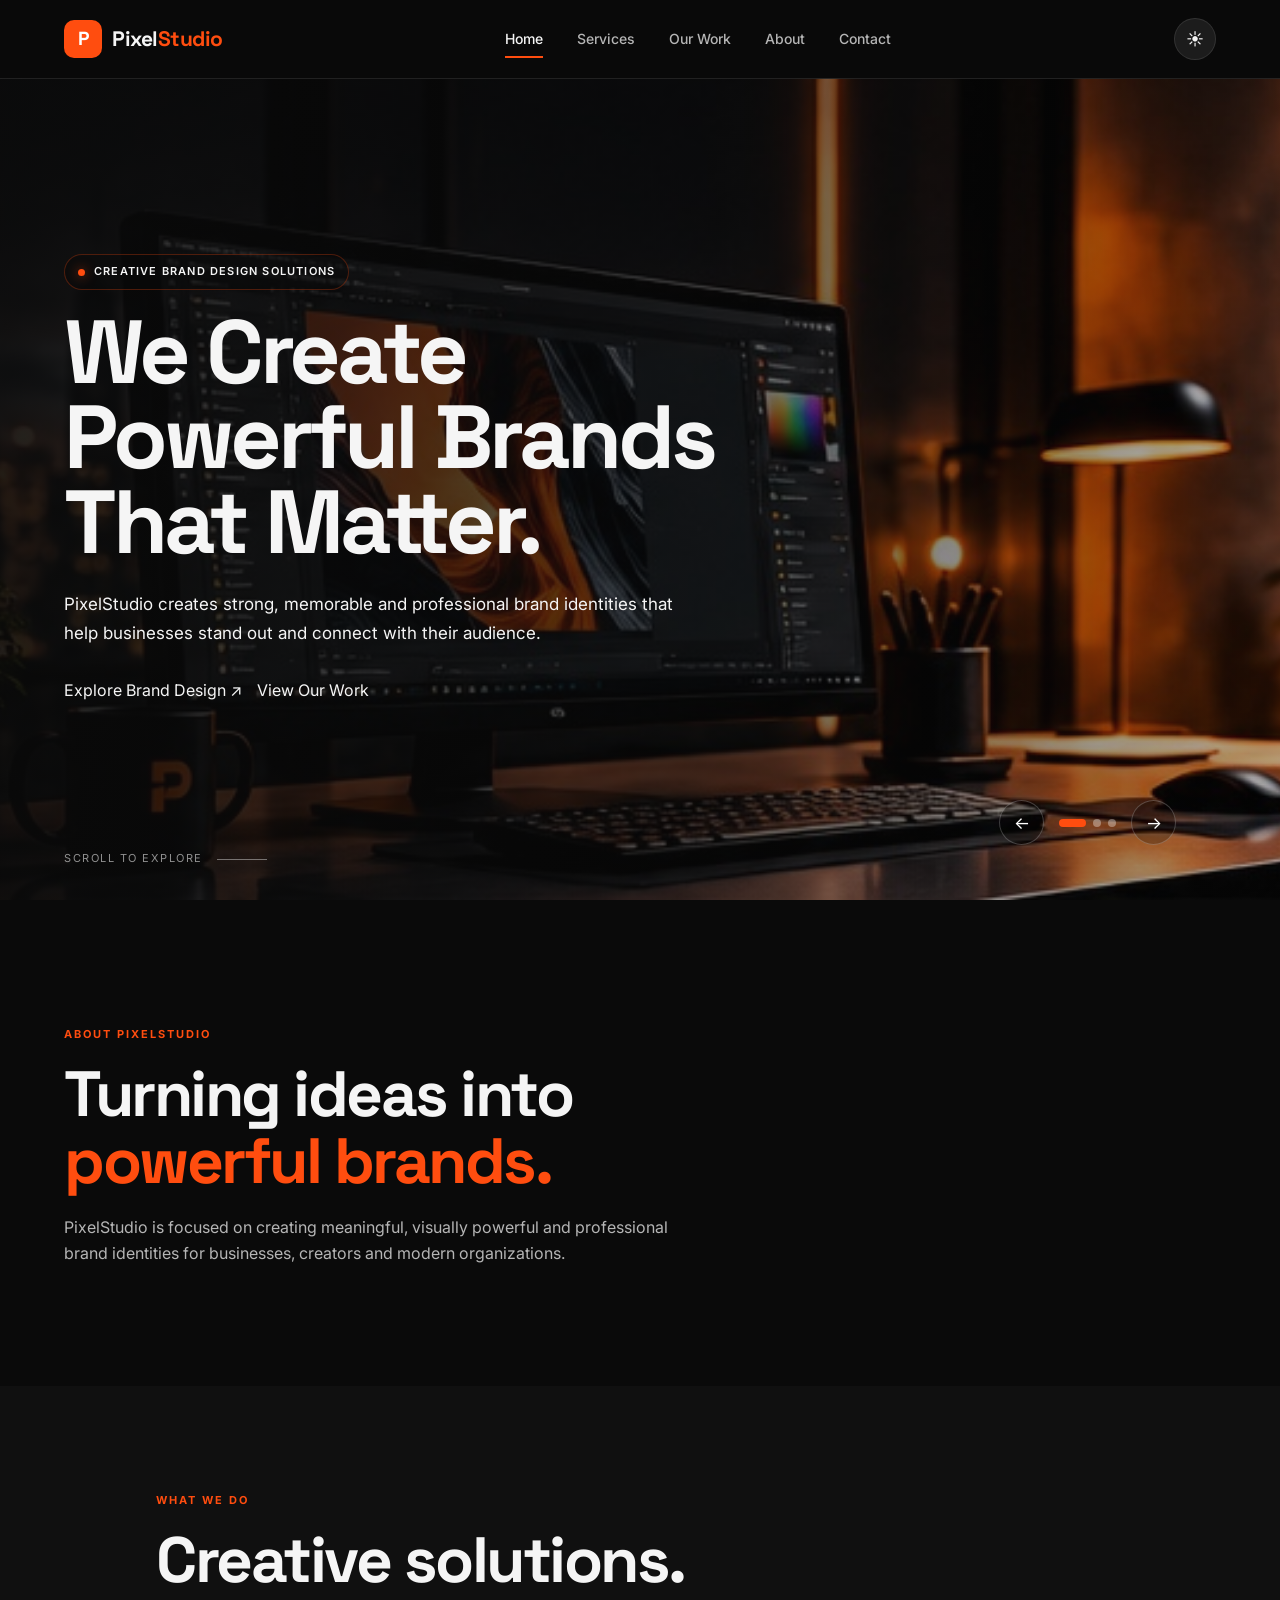
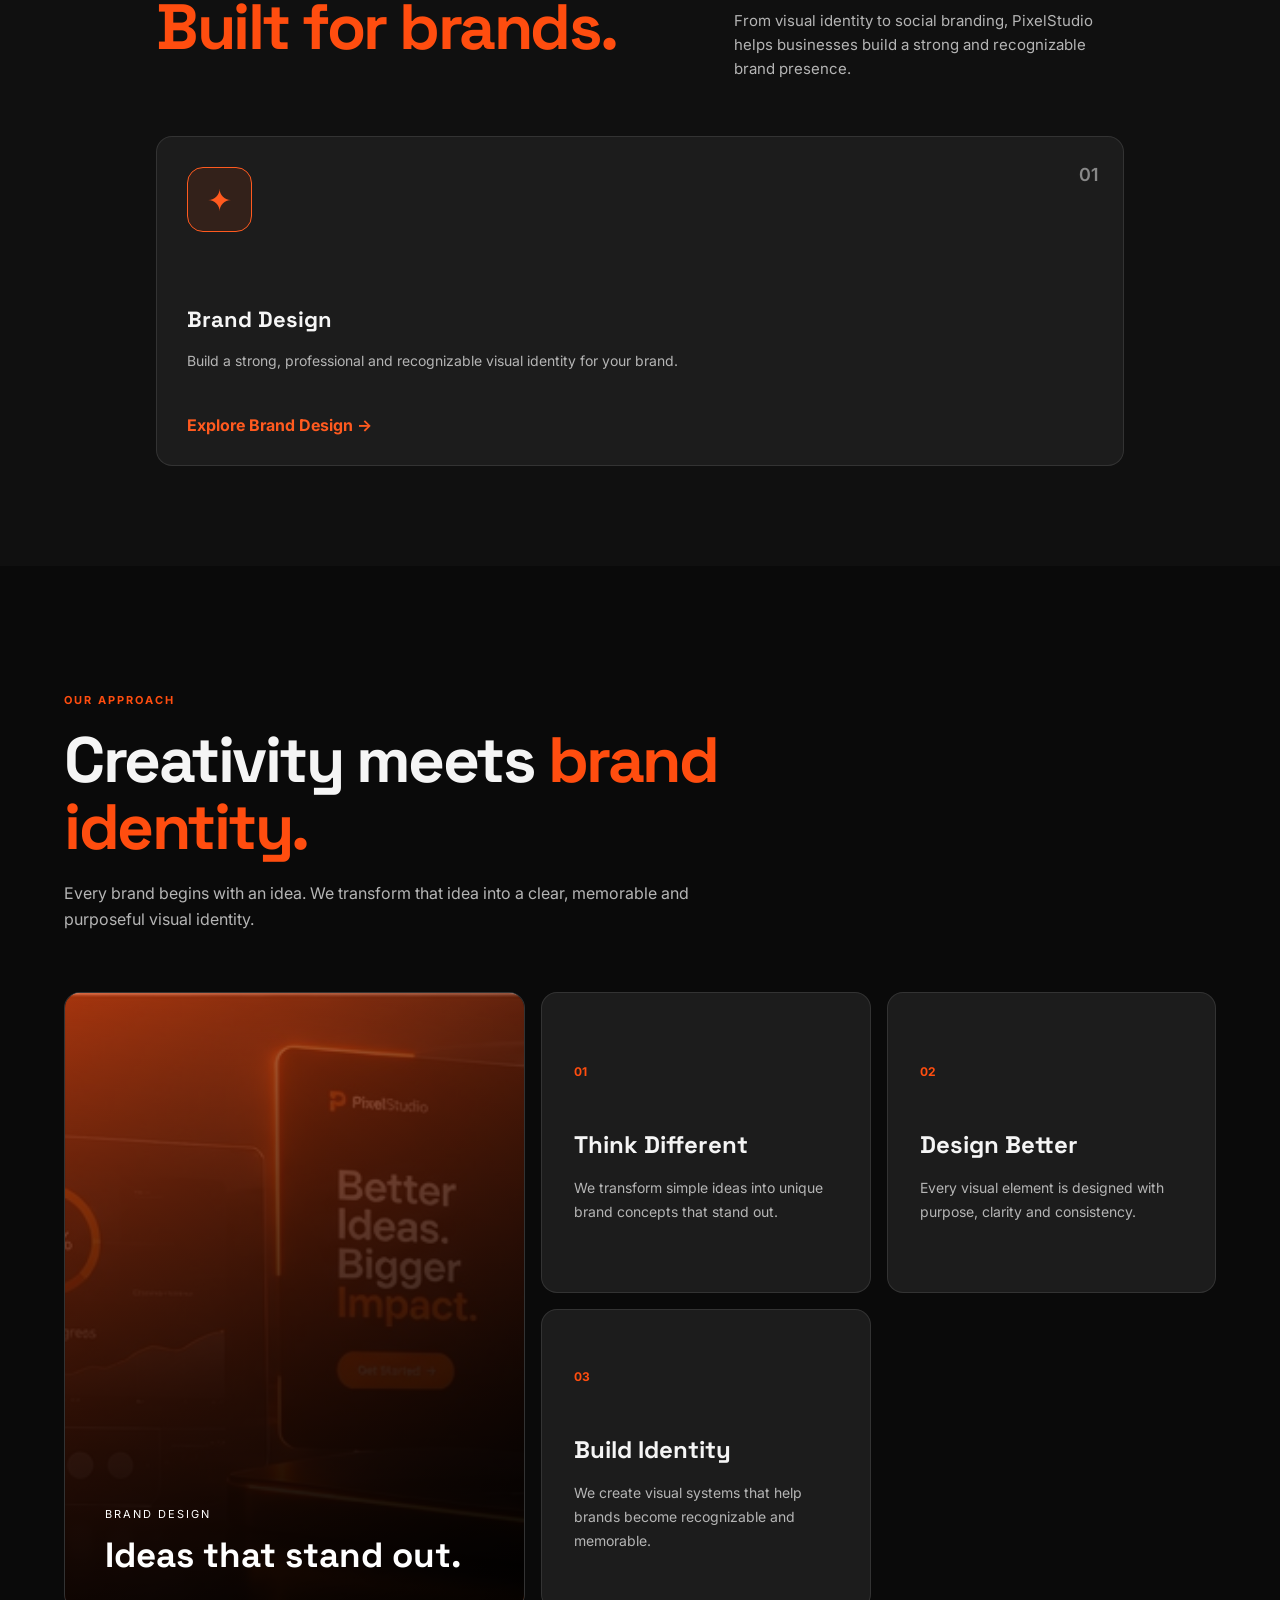
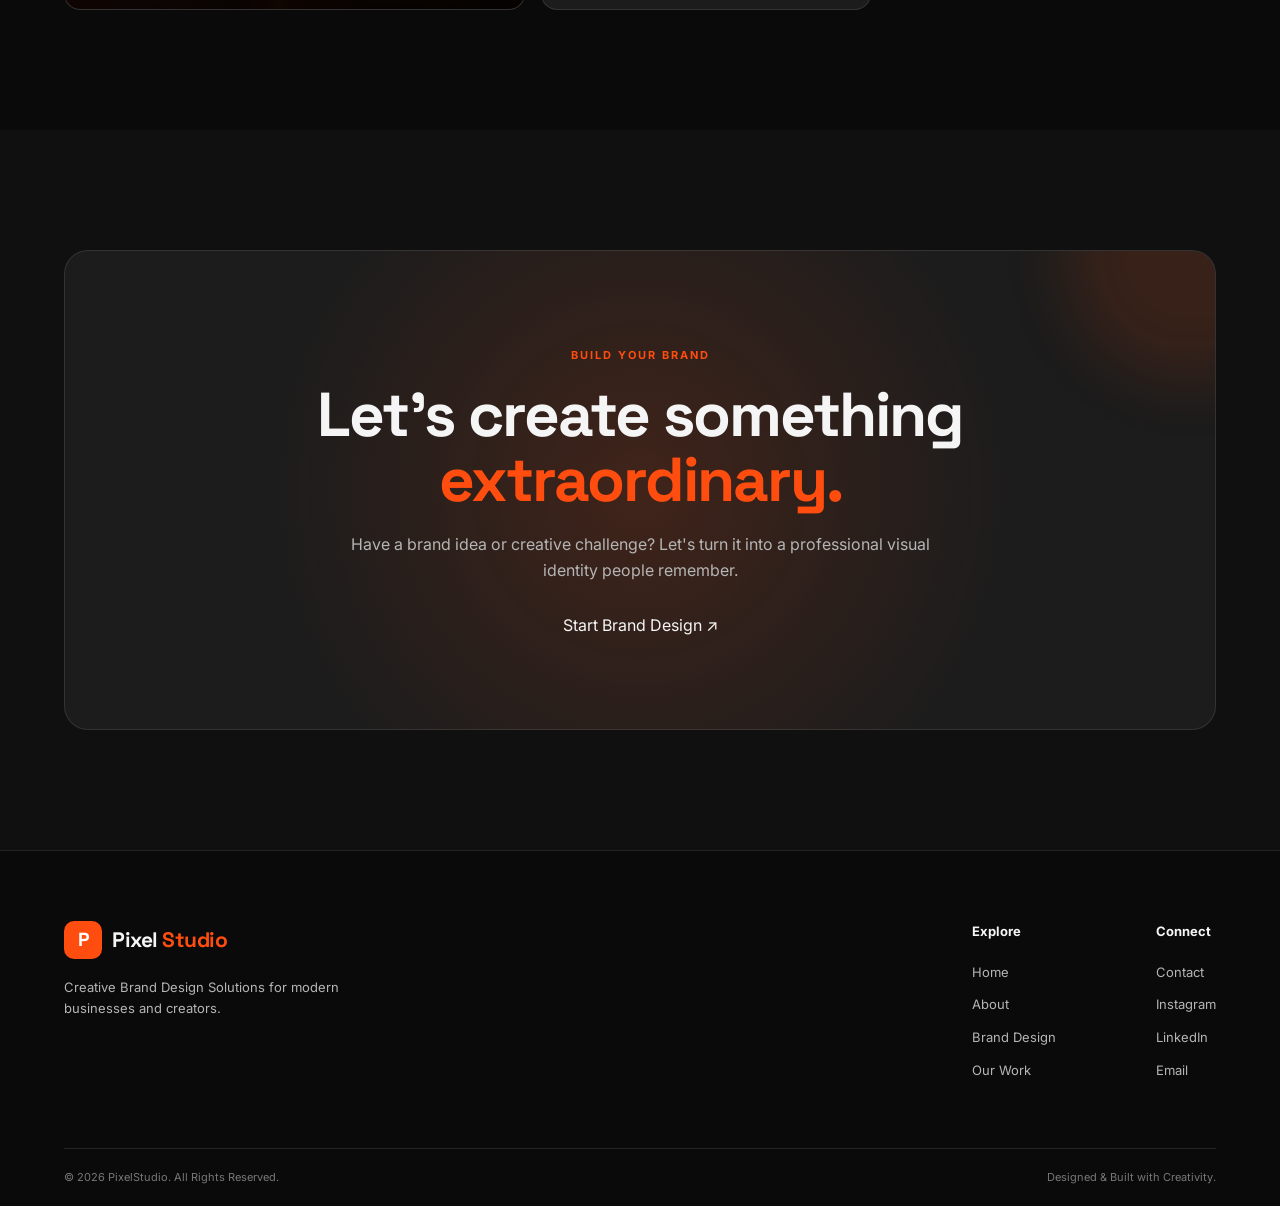
<file: index.html>
<!DOCTYPE html>
<html lang="en">

<head>
    <meta charset="UTF-8">
    <meta name="viewport" content="width=device-width, initial-scale=1.0">

    <title>PixelStudio – Creative Digital Agency</title>

    <meta name="description"
        content="PixelStudio creates strong, recognizable and professional brand identities for modern businesses and creators.">

    <link rel="icon" type="image/png" href="assets/images/favicon.png">

    <!-- Google Font -->
    <link rel="preconnect" href="https://fonts.googleapis.com">
    <link rel="preconnect" href="https://fonts.gstatic.com" crossorigin>

    <link
        href="https://fonts.googleapis.com/css2?family=Inter:wght@400;500;600;700;800&family=Space+Grotesk:wght@400;500;600;700&display=swap"
        rel="stylesheet">

    <!-- Hero Images -->
    <link rel="preload" as="image" href="assets/images/hero-1.jpg">
    <link rel="preload" as="image" href="assets/images/hero-2.jpg">
    <link rel="preload" as="image" href="assets/images/hero-3.jpg">

    <!-- Main CSS -->
    <link rel="stylesheet" href="css/style.css">
</head>

<body>

    <!-- =========================
         HEADER / NAVBAR
    ========================== -->

    <header class="header" id="header">

        <div class="container nav-container">

            <!-- Logo -->
            <a href="index.html" class="logo">

                <span class="logo-mark">
                    P
                </span>

                <span class="logo-text">
                    Pixel<span>Studio</span>
                </span>

            </a>


            <!-- Navigation -->
            <nav class="navbar" id="navbar">

                <a href="index.html" class="nav-link active">
                    Home
                </a>

                <a href="#services" class="nav-link">
                    Services
                </a>

                <a href="#work" class="nav-link">
                    Our Work
                </a>

                <a href="about.html" class="nav-link">
                    About
                </a>

                <a href="contact.html" class="nav-link">
                    Contact
                </a>

            </nav>


            <!-- Header Actions -->
            <div class="nav-actions">

                <!-- Theme Toggle -->
                <button
                    class="theme-toggle"
                    id="themeToggle"
                    aria-label="Toggle dark and light mode">

                    <span
                        class="theme-icon"
                        id="themeIcon">
                        ☀
                    </span>

                </button>


                <!-- Mobile Menu -->
                <button
                    class="menu-toggle"
                    id="menuToggle"
                    aria-label="Open navigation menu">

                    <span></span>
                    <span></span>
                    <span></span>

                </button>

            </div>

        </div>

    </header>


    <!-- =========================
         HERO SECTION
    ========================== -->

    <main>

        <section
            class="hero"
            id="home">

            <!-- Hero Background Slides -->

            <div class="hero-slides">

                <div
                    class="hero-slide active"
                    style="background-image: url('assets/images/hero-1.jpg');">
                </div>

                <div
                    class="hero-slide"
                    style="background-image: url('assets/images/hero-2.jpg');">
                </div>

                <div
                    class="hero-slide"
                    style="background-image: url('assets/images/hero-3.jpg');">
                </div>

            </div>


            <!-- Dark Overlay -->

            <div class="hero-overlay"></div>


            <!-- Hero Content -->

            <div class="container hero-container">

                <div class="hero-content">

                    <div class="hero-badge">

                        <span class="badge-dot"></span>

                        Creative Brand Design Solutions

                    </div>


                    <h1 class="hero-title">

                        We Create
                        <span>Powerful Brands</span>
                        That Matter.

                    </h1>


                    <p class="hero-description">

                        PixelStudio creates strong, memorable and
                        professional brand identities that help businesses
                        stand out and connect with their audience.

                    </p>


                    <!-- Hero Buttons -->

                    <div class="hero-buttons">

                        <a
                            href="brand-design.html"
                            class="btn btn-primary">

                            Explore Brand Design

                            <span>
                                ↗
                            </span>

                        </a>


                        <a
                            href="#work"
                            class="btn btn-secondary">

                            View Our Work

                        </a>

                    </div>

                </div>


                <!-- Hero Slider Controls -->

                <div class="hero-controls">

                    <button
                        class="slider-btn"
                        id="prevSlide"
                        aria-label="Previous slide">

                        ←

                    </button>


                    <div
                        class="slider-dots"
                        id="sliderDots">

                        <button
                            class="slider-dot active"
                            data-slide="0">
                        </button>

                        <button
                            class="slider-dot"
                            data-slide="1">
                        </button>

                        <button
                            class="slider-dot"
                            data-slide="2">
                        </button>

                    </div>


                    <button
                        class="slider-btn"
                        id="nextSlide"
                        aria-label="Next slide">

                        →

                    </button>

                </div>

            </div>


            <!-- Scroll Indicator -->

            <div class="scroll-indicator">

                <span>
                    Scroll to explore
                </span>

                <div class="scroll-line"></div>

            </div>

        </section>


        <!-- =========================
             INTRO SECTION
        ========================== -->

        <section class="intro section">

            <div class="container">

                <div class="section-header">

                    <span class="section-label">
                        ABOUT PIXELSTUDIO
                    </span>


                    <h2>

                        Turning ideas into
                        <span>
                            powerful brands.
                        </span>

                    </h2>


                    <p>

                        PixelStudio is focused on creating meaningful,
                        visually powerful and professional brand identities
                        for businesses, creators and modern organizations.

                    </p>

                </div>

            </div>

        </section>


        <!-- =========================
             SERVICES SECTION
        ========================== -->

        <section
            class="services section"
            id="services">

            <div class="container">

                <div class="section-top">

                    <div>

                        <span class="section-label">
                            WHAT WE DO
                        </span>


                        <h2>

                            Creative solutions.
                            <span>
                                Built for brands.
                            </span>

                        </h2>

                    </div>


                    <p>

                        From visual identity to social branding,
                        PixelStudio helps businesses build a strong
                        and recognizable brand presence.

                    </p>

                </div>


                <!-- ONLY BRAND DESIGN -->

                <div class="services-grid">

                    <article class="service-card">

                        <div class="service-number">
                            01
                        </div>


                        <div class="service-icon">
                            ✦
                        </div>


                        <h3>
                            Brand Design
                        </h3>


                        <p>

                            Build a strong, professional and
                            recognizable visual identity for
                            your brand.

                        </p>


                        <a
                            href="brand-design.html"
                            class="service-link">

                            Explore Brand Design
                            →

                        </a>

                    </article>

                </div>

            </div>

        </section>


        <!-- =========================
             FEATURE / WORK SECTION
        ========================== -->

        <section
            class="work section"
            id="work">

            <div class="container">

                <div class="section-header">

                    <span class="section-label">
                        OUR APPROACH
                    </span>


                    <h2>

                        Creativity meets
                        <span>
                            brand identity.
                        </span>

                    </h2>


                    <p>

                        Every brand begins with an idea.
                        We transform that idea into a clear,
                        memorable and purposeful visual identity.

                    </p>

                </div>


                <div class="work-grid">


                    <!-- CREATIVE VIDEO -->

                    <div class="work-card large">

                        <div class="work-image video-card">

                            <video
                                class="creative-video"
                                autoplay
                                muted
                                loop
                                playsinline
                                preload="auto">

                                <source
                                    src="assets/videos/creative-video.mp4"
                                    type="video/mp4">

                                Your browser does not support
                                the video tag.

                            </video>


                            <div class="work-overlay"></div>


                            <div class="video-content">

                                <span class="work-category">
                                    BRAND DESIGN
                                </span>


                                <h3>
                                    Ideas that stand out.
                                </h3>

                            </div>

                        </div>

                    </div>


                    <!-- WORK CARD 01 -->

                    <div class="work-card">

                        <div class="work-content">

                            <span class="work-number">
                                01
                            </span>


                            <h3>
                                Think Different
                            </h3>


                            <p>

                                We transform simple ideas into
                                unique brand concepts that stand out.

                            </p>

                        </div>

                    </div>


                    <!-- WORK CARD 02 -->

                    <div class="work-card">

                        <div class="work-content">

                            <span class="work-number">
                                02
                            </span>


                            <h3>
                                Design Better
                            </h3>


                            <p>

                                Every visual element is designed
                                with purpose, clarity and consistency.

                            </p>

                        </div>

                    </div>


                    <!-- WORK CARD 03 -->

                    <div class="work-card">

                        <div class="work-content">

                            <span class="work-number">
                                03
                            </span>


                            <h3>
                                Build Identity
                            </h3>


                            <p>

                                We create visual systems that help
                                brands become recognizable and memorable.

                            </p>

                        </div>

                    </div>

                </div>

            </div>

        </section>


        <!-- =========================
             CTA SECTION
        ========================== -->

        <section class="cta section">

            <div class="container">

                <div class="cta-box">

                    <span class="section-label">
                        BUILD YOUR BRAND
                    </span>


                    <h2>

                        Let's create something
                        <span>
                            extraordinary.
                        </span>

                    </h2>


                    <p>

                        Have a brand idea or creative challenge?
                        Let's turn it into a professional visual identity
                        people remember.

                    </p>


                    <a
                        href="brand-design.html"
                        class="btn btn-primary">

                        Start Brand Design

                        <span>
                            ↗
                        </span>

                    </a>

                </div>

            </div>

        </section>

    </main>


    <!-- =========================
         FOOTER
    ========================== -->

    <footer class="footer">

        <div class="container">

            <div class="footer-main">


                <!-- FOOTER BRAND -->

                <div class="footer-brand">

                    <a
                        href="index.html"
                        class="logo">

                        <span class="logo-mark">
                            P
                        </span>


                        <span class="logo-text">

                            Pixel<span>
                                Studio
                            </span>

                        </span>

                    </a>


                    <p>

                        Creative Brand Design Solutions
                        for modern businesses and creators.

                    </p>

                </div>


                <!-- FOOTER LINKS -->

                <div class="footer-links">


                    <!-- EXPLORE -->

                    <div>

                        <h4>
                            Explore
                        </h4>


                        <a href="index.html">
                            Home
                        </a>


                        <a href="about.html">
                            About
                        </a>


                        <a href="#services">
                            Brand Design
                        </a>


                        <a href="#work">
                            Our Work
                        </a>

                    </div>


                    <!-- CONNECT -->

                    <div>

                        <h4>
                            Connect
                        </h4>


                        <a href="contact.html">
                            Contact
                        </a>


                        <a href="#">
                            Instagram
                        </a>


                        <a href="#">
                            LinkedIn
                        </a>


                        <a href="#">
                            Email
                        </a>

                    </div>

                </div>

            </div>


            <!-- FOOTER BOTTOM -->

            <div class="footer-bottom">

                <p>

                    © 2026 PixelStudio.
                    All Rights Reserved.

                </p>


                <p>

                    Designed & Built with Creativity.

                </p>

            </div>

        </div>

    </footer>


    <!-- Main JavaScript -->

    <script src="js/script.js"></script>

</body>

</html>
</file>
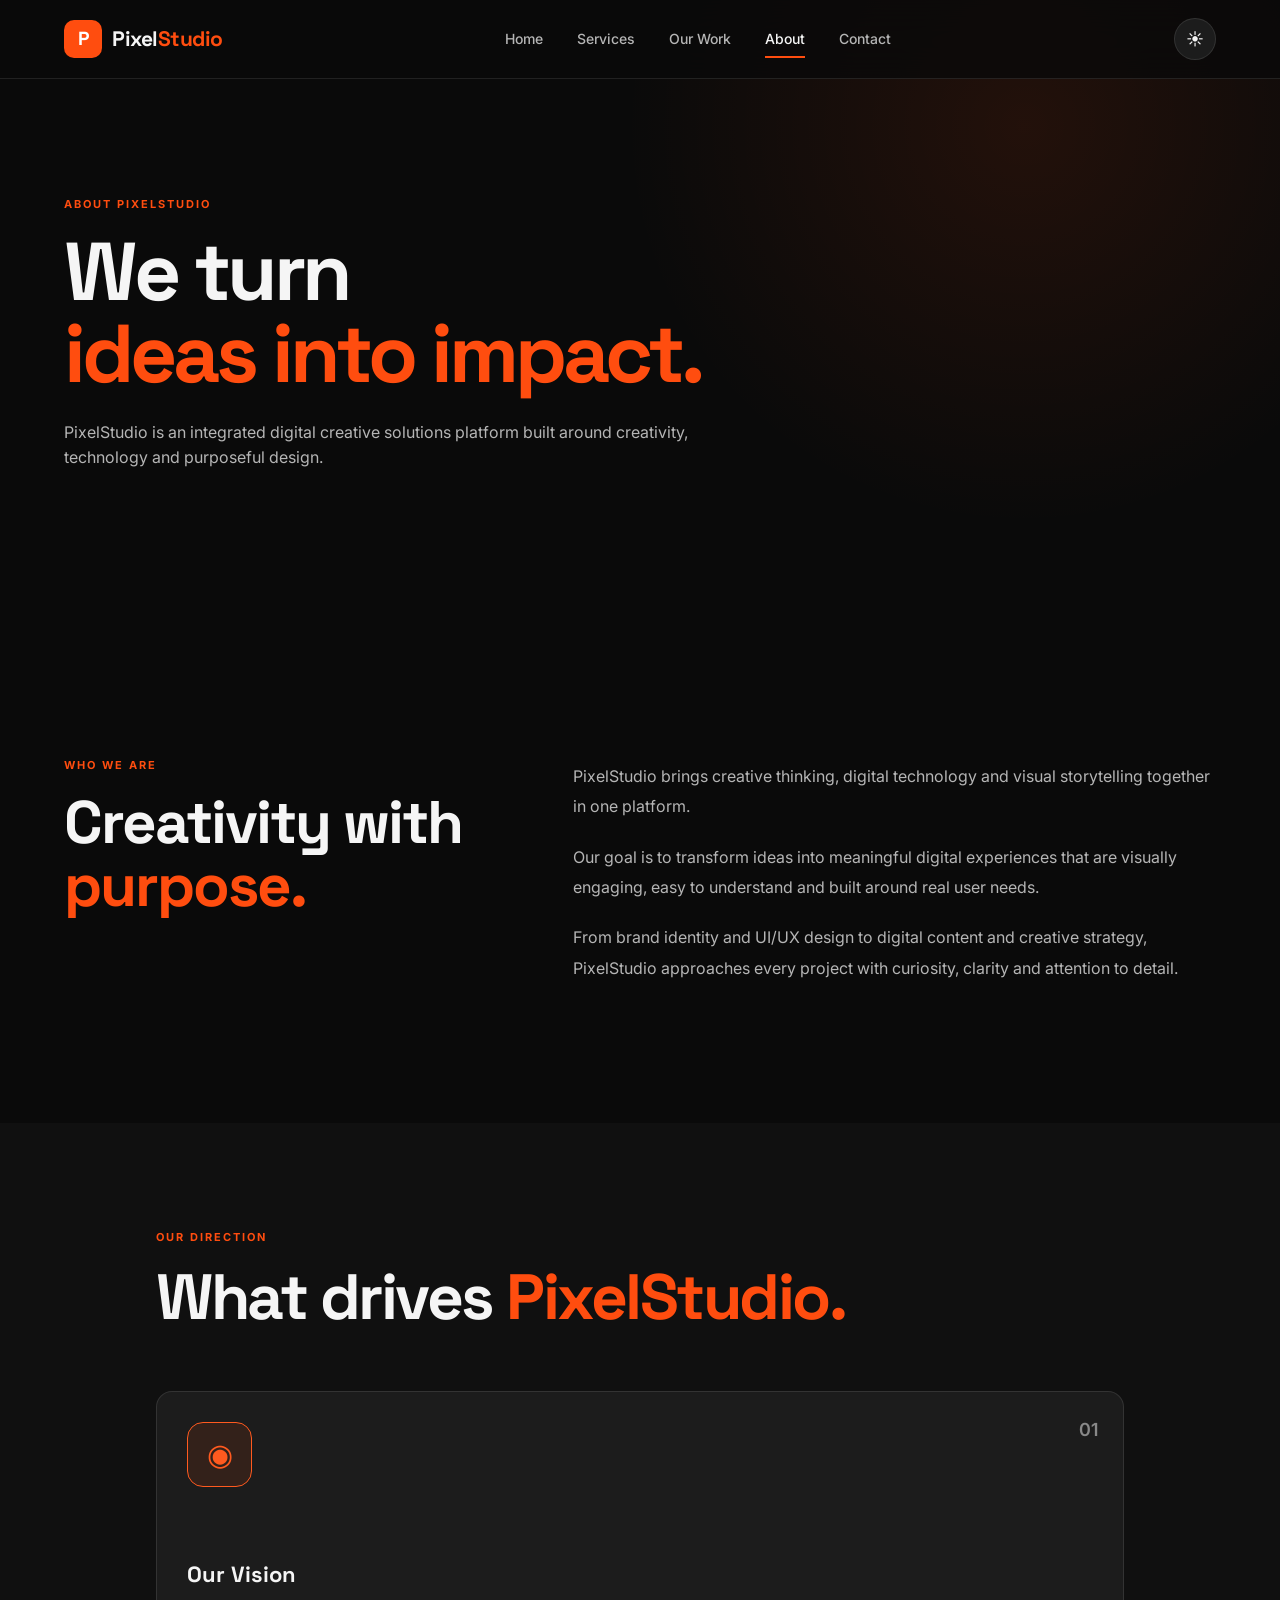
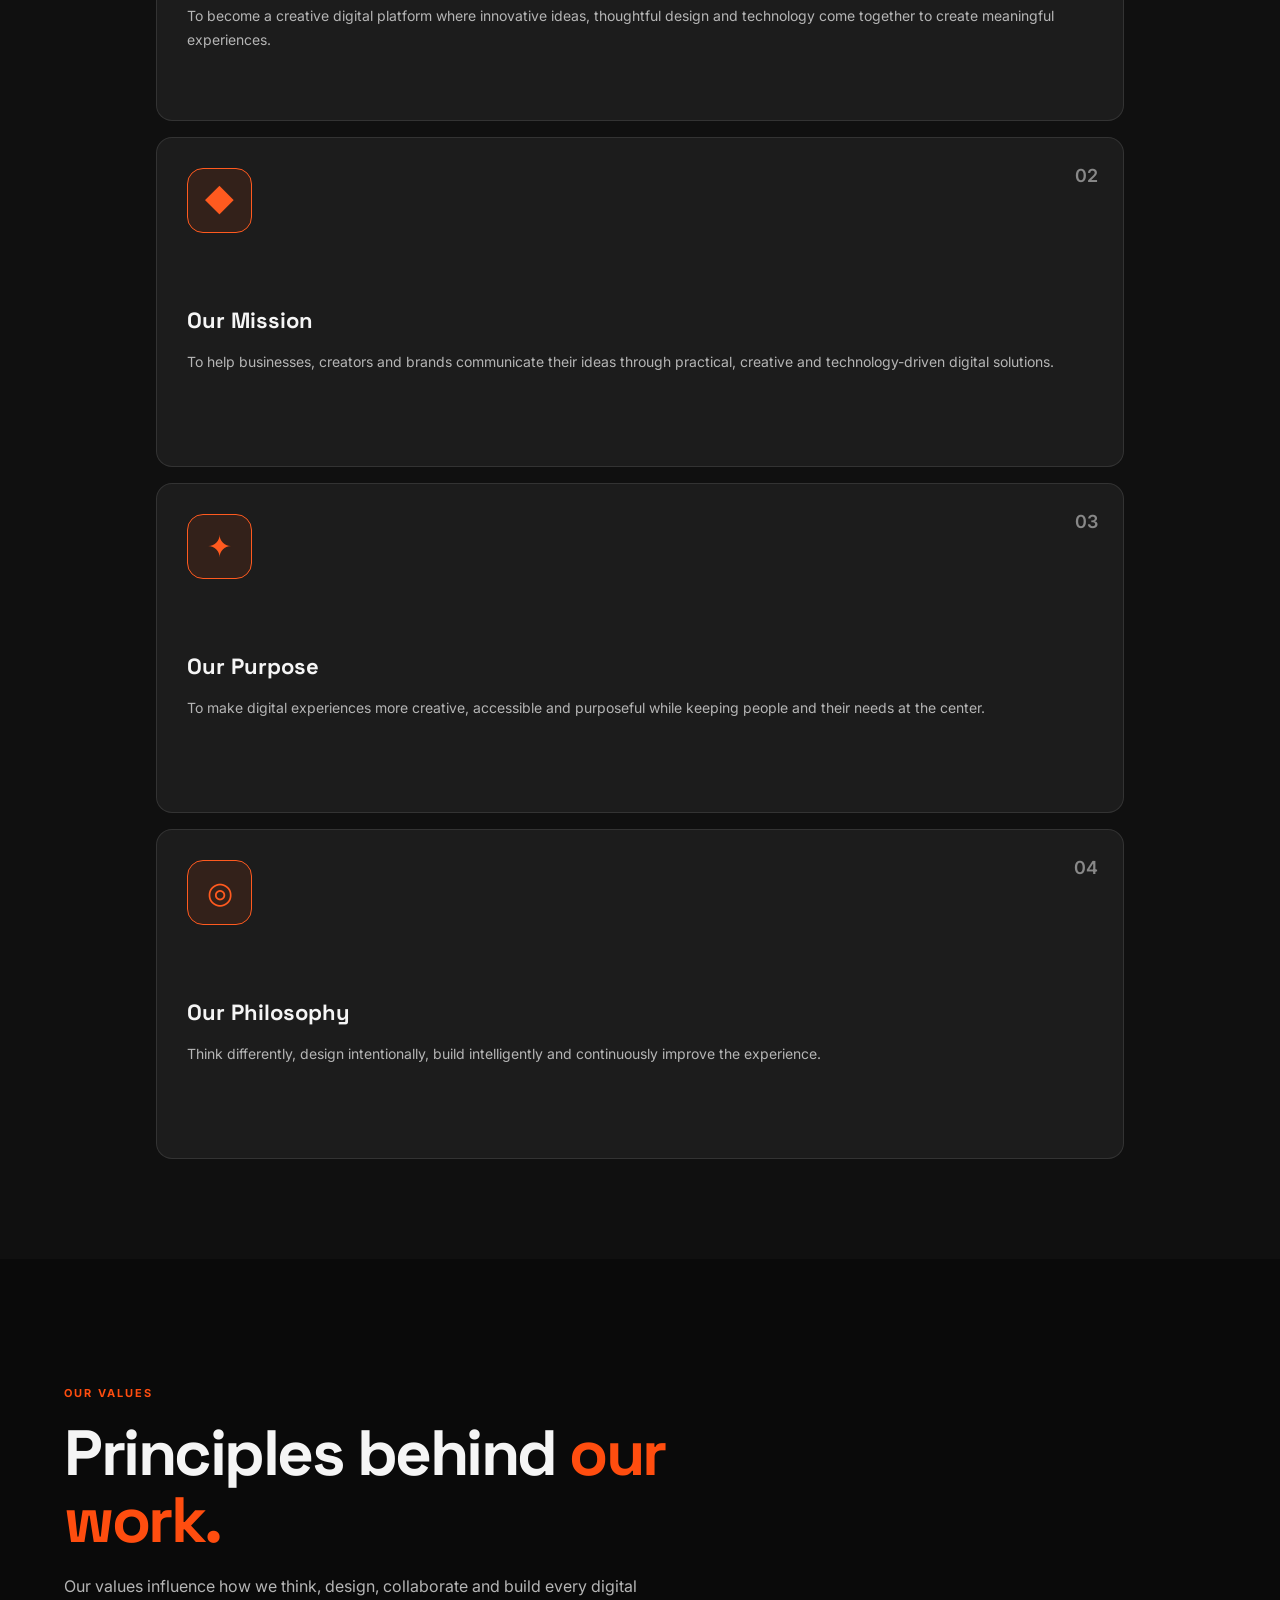
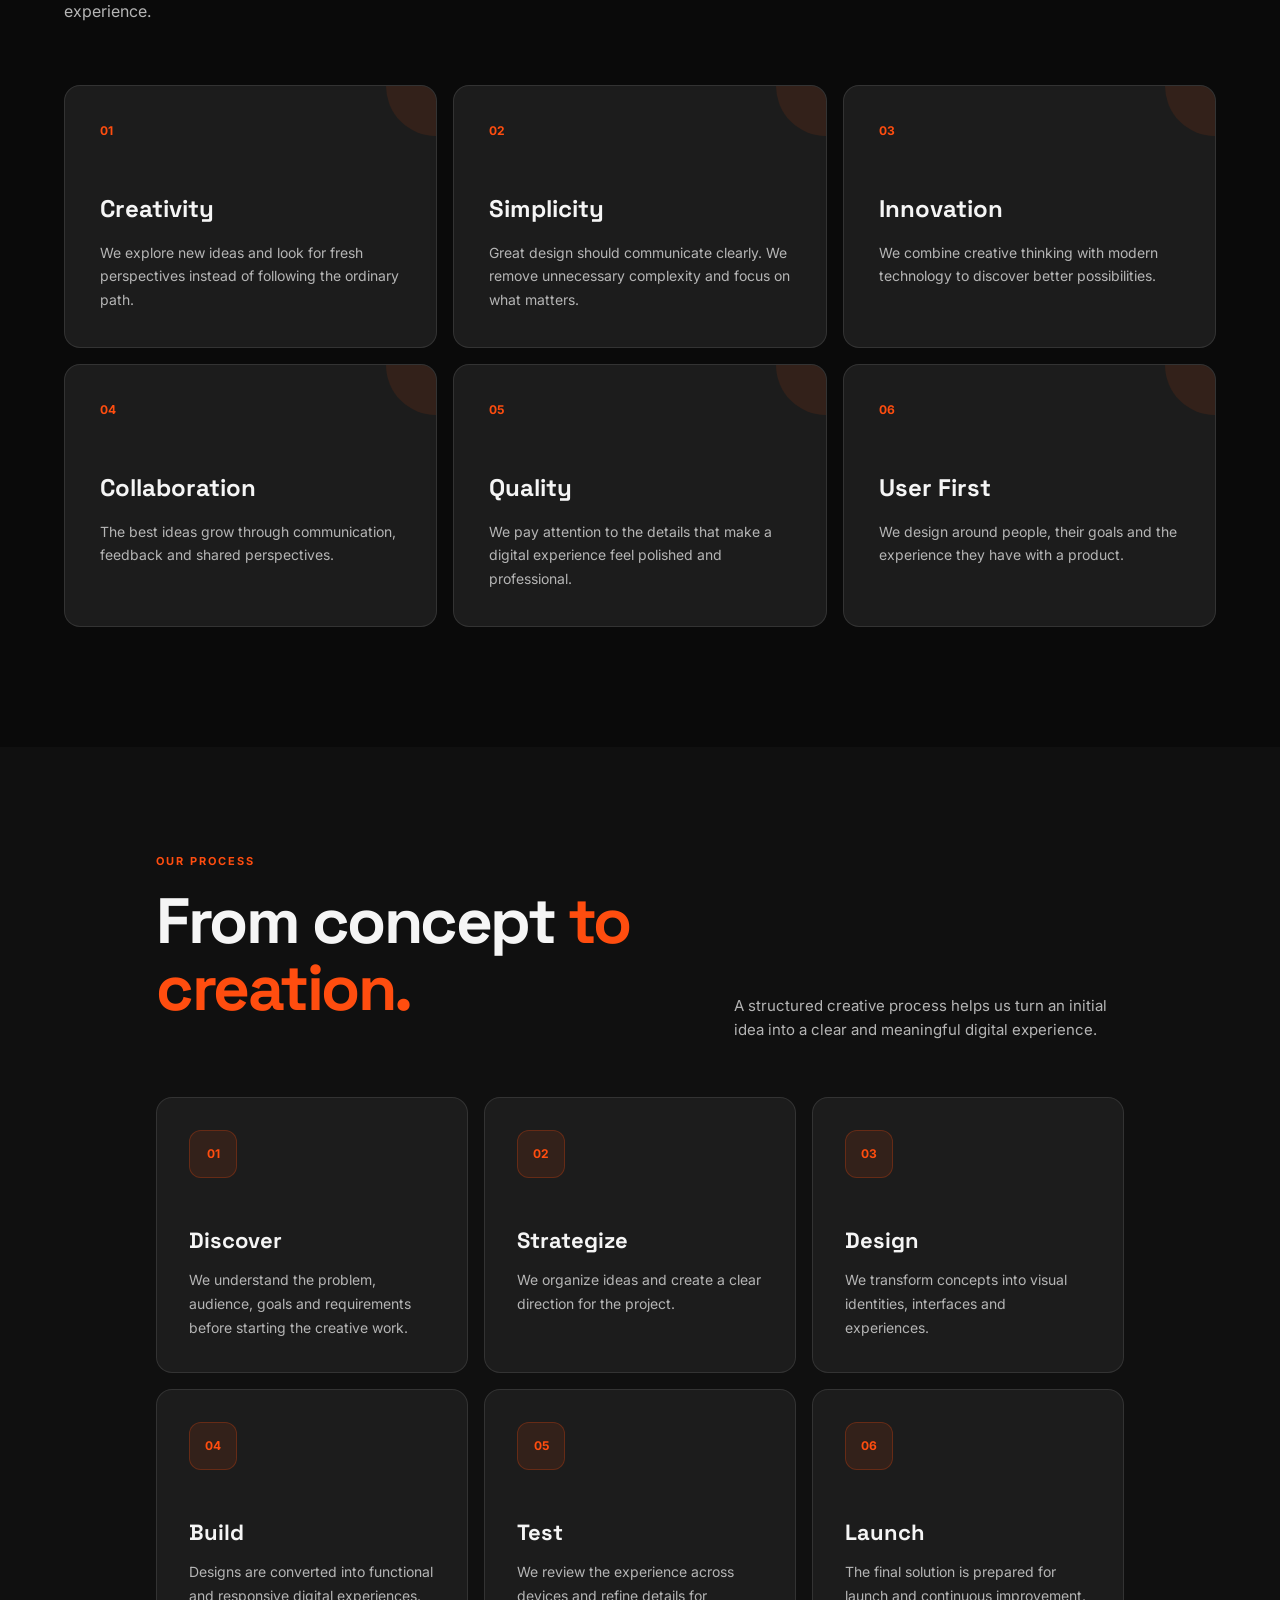
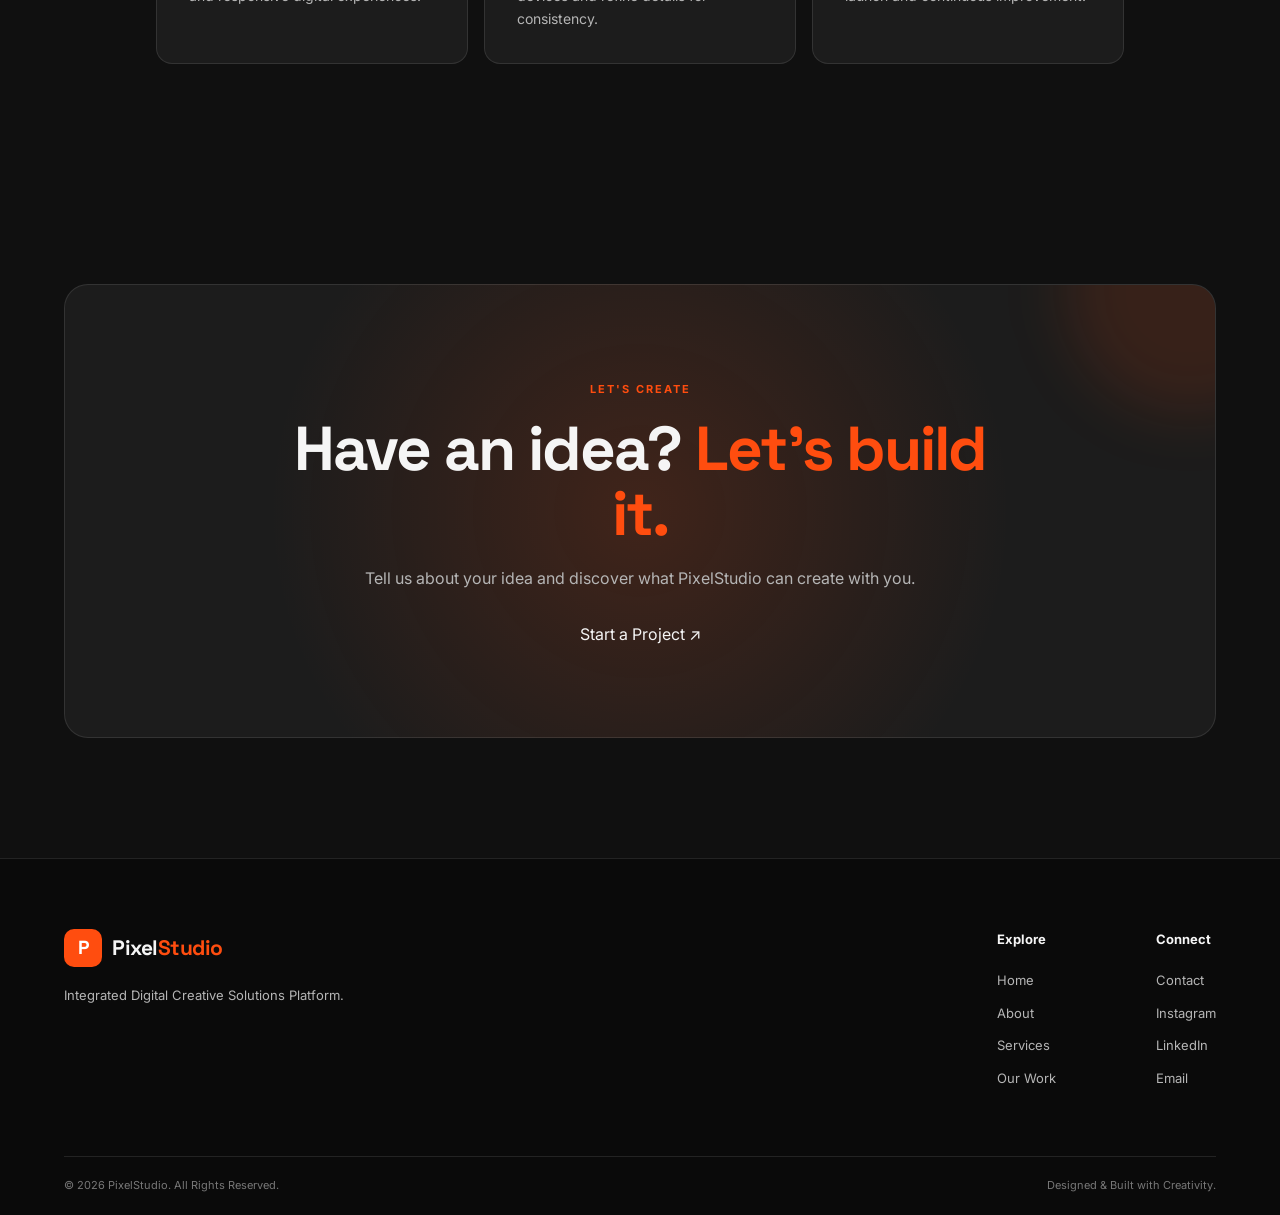
<file: about.html>
<!DOCTYPE html>
<html lang="en">
<head>
    <meta charset="UTF-8">
    <meta name="viewport" content="width=device-width, initial-scale=1.0">

    <title>About Us | PixelStudio</title>

    <meta
        name="description"
        content="Learn about PixelStudio, our vision, mission, values and creative process."
    >

    <link rel="icon" type="image/png" href="assets/images/favicon.png">

    <!-- Google Fonts -->
    <link rel="preconnect" href="https://fonts.googleapis.com">
    <link rel="preconnect" href="https://fonts.gstatic.com" crossorigin>

    <link
        href="https://fonts.googleapis.com/css2?family=Inter:wght@400;500;600;700;800&family=Space+Grotesk:wght@400;500;600;700&display=swap"
        rel="stylesheet"
    >

    <!-- Main CSS -->
    <link rel="stylesheet" href="css/style.css">
</head>

<body>

    <!-- =====================================================
         HEADER
    ====================================================== -->

    <header class="header" id="header">

        <div class="container nav-container">

            <!-- Logo -->
            <a href="index.html" class="logo">

                <span class="logo-mark">P</span>

                <span class="logo-text">
                    Pixel<span>Studio</span>
                </span>

            </a>


            <!-- Navigation -->
            <nav class="navbar" id="navbar">

                <a href="index.html" class="nav-link">
                    Home
                </a>

                <a href="index.html#services" class="nav-link">
                    Services
                </a>

                <a href="index.html#work" class="nav-link">
                    Our Work
                </a>

                <a href="about.html" class="nav-link active">
                    About
                </a>

                <a href="contact.html" class="nav-link">
                    Contact
                </a>

            </nav>


            <!-- Actions -->
            <div class="nav-actions">

                <button
                    class="theme-toggle"
                    id="themeToggle"
                    aria-label="Toggle dark and light mode"
                >
                    <span class="theme-icon" id="themeIcon">☀</span>
                </button>


                <button
                    class="menu-toggle"
                    id="menuToggle"
                    aria-label="Open navigation menu"
                >
                    <span></span>
                    <span></span>
                    <span></span>
                </button>

            </div>

        </div>

    </header>


    <!-- =====================================================
         MAIN CONTENT
    ====================================================== -->

    <main>


        <!-- =================================================
             ABOUT HERO
        ================================================== -->

        <section class="about-hero section">

            <div class="container">

                <div class="section-header">

                    <span class="section-label">
                        ABOUT PIXELSTUDIO
                    </span>

                    <h1>
                        We turn
                        <span>ideas into impact.</span>
                    </h1>

                    <p>
                        PixelStudio is an integrated digital creative
                        solutions platform built around creativity,
                        technology and purposeful design.
                    </p>

                </div>

            </div>

        </section>


        <!-- =================================================
             INTRODUCTION
        ================================================== -->

        <section class="section">

            <div class="container">

                <div class="about-intro">

                    <div class="about-intro-title">

                        <span class="section-label">
                            WHO WE ARE
                        </span>

                        <h2>
                            Creativity with
                            <span>purpose.</span>
                        </h2>

                    </div>


                    <div class="about-intro-content">

                        <p>
                            PixelStudio brings creative thinking,
                            digital technology and visual storytelling
                            together in one platform.
                        </p>

                        <p>
                            Our goal is to transform ideas into
                            meaningful digital experiences that are
                            visually engaging, easy to understand and
                            built around real user needs.
                        </p>

                        <p>
                            From brand identity and UI/UX design to
                            digital content and creative strategy,
                            PixelStudio approaches every project with
                            curiosity, clarity and attention to detail.
                        </p>

                    </div>

                </div>

            </div>

        </section>


        <!-- =================================================
             VISION + MISSION
        ================================================== -->

        <section class="services section">

            <div class="container">

                <div class="section-header">

                    <span class="section-label">
                        OUR DIRECTION
                    </span>

                    <h2>
                        What drives
                        <span>PixelStudio.</span>
                    </h2>

                </div>


                <div class="services-grid">


                    <!-- Vision -->

                    <article class="service-card">

                        <div class="service-number">
                            01
                        </div>

                        <div class="service-icon">
                            ◉
                        </div>

                        <h3>
                            Our Vision
                        </h3>

                        <p>
                            To become a creative digital platform
                            where innovative ideas, thoughtful design
                            and technology come together to create
                            meaningful experiences.
                        </p>

                    </article>


                    <!-- Mission -->

                    <article class="service-card">

                        <div class="service-number">
                            02
                        </div>

                        <div class="service-icon">
                            ◆
                        </div>

                        <h3>
                            Our Mission
                        </h3>

                        <p>
                            To help businesses, creators and brands
                            communicate their ideas through practical,
                            creative and technology-driven digital
                            solutions.
                        </p>

                    </article>


                    <!-- Purpose -->

                    <article class="service-card">

                        <div class="service-number">
                            03
                        </div>

                        <div class="service-icon">
                            ✦
                        </div>

                        <h3>
                            Our Purpose
                        </h3>

                        <p>
                            To make digital experiences more creative,
                            accessible and purposeful while keeping
                            people and their needs at the center.
                        </p>

                    </article>


                    <!-- Philosophy -->

                    <article class="service-card">

                        <div class="service-number">
                            04
                        </div>

                        <div class="service-icon">
                            ◎
                        </div>

                        <h3>
                            Our Philosophy
                        </h3>

                        <p>
                            Think differently, design intentionally,
                            build intelligently and continuously
                            improve the experience.
                        </p>

                    </article>

                </div>

            </div>

        </section>


        <!-- =================================================
             VALUES
        ================================================== -->

        <section class="section">

            <div class="container">

                <div class="section-header">

                    <span class="section-label">
                        OUR VALUES
                    </span>

                    <h2>
                        Principles behind
                        <span>our work.</span>
                    </h2>

                    <p>
                        Our values influence how we think, design,
                        collaborate and build every digital experience.
                    </p>

                </div>


                <div class="values-grid">


                    <!-- Value 01 -->

                    <div class="value-card">

                        <span class="value-number">
                            01
                        </span>

                        <h3>
                            Creativity
                        </h3>

                        <p>
                            We explore new ideas and look for fresh
                            perspectives instead of following the
                            ordinary path.
                        </p>

                    </div>


                    <!-- Value 02 -->

                    <div class="value-card">

                        <span class="value-number">
                            02
                        </span>

                        <h3>
                            Simplicity
                        </h3>

                        <p>
                            Great design should communicate clearly.
                            We remove unnecessary complexity and focus
                            on what matters.
                        </p>

                    </div>


                    <!-- Value 03 -->

                    <div class="value-card">

                        <span class="value-number">
                            03
                        </span>

                        <h3>
                            Innovation
                        </h3>

                        <p>
                            We combine creative thinking with modern
                            technology to discover better possibilities.
                        </p>

                    </div>


                    <!-- Value 04 -->

                    <div class="value-card">

                        <span class="value-number">
                            04
                        </span>

                        <h3>
                            Collaboration
                        </h3>

                        <p>
                            The best ideas grow through communication,
                            feedback and shared perspectives.
                        </p>

                    </div>


                    <!-- Value 05 -->

                    <div class="value-card">

                        <span class="value-number">
                            05
                        </span>

                        <h3>
                            Quality
                        </h3>

                        <p>
                            We pay attention to the details that make
                            a digital experience feel polished and
                            professional.
                        </p>

                    </div>


                    <!-- Value 06 -->

                    <div class="value-card">

                        <span class="value-number">
                            06
                        </span>

                        <h3>
                            User First
                        </h3>

                        <p>
                            We design around people, their goals and
                            the experience they have with a product.
                        </p>

                    </div>

                </div>

            </div>

        </section>


        <!-- =================================================
             CREATIVE PROCESS
        ================================================== -->

        <section class="services section">

            <div class="container">

                <div class="section-top">

                    <div>

                        <span class="section-label">
                            OUR PROCESS
                        </span>

                        <h2>
                            From concept
                            <span>to creation.</span>
                        </h2>

                    </div>

                    <p>
                        A structured creative process helps us turn
                        an initial idea into a clear and meaningful
                        digital experience.
                    </p>

                </div>


                <div class="process-grid">


                    <!-- Step 01 -->

                    <div class="process-card">

                        <div class="process-number">
                            01
                        </div>

                        <h3>
                            Discover
                        </h3>

                        <p>
                            We understand the problem, audience,
                            goals and requirements before starting
                            the creative work.
                        </p>

                    </div>


                    <!-- Step 02 -->

                    <div class="process-card">

                        <div class="process-number">
                            02
                        </div>

                        <h3>
                            Strategize
                        </h3>

                        <p>
                            We organize ideas and create a clear
                            direction for the project.
                        </p>

                    </div>


                    <!-- Step 03 -->

                    <div class="process-card">

                        <div class="process-number">
                            03
                        </div>

                        <h3>
                            Design
                        </h3>

                        <p>
                            We transform concepts into visual
                            identities, interfaces and experiences.
                        </p>

                    </div>


                    <!-- Step 04 -->

                    <div class="process-card">

                        <div class="process-number">
                            04
                        </div>

                        <h3>
                            Build
                        </h3>

                        <p>
                            Designs are converted into functional
                            and responsive digital experiences.
                        </p>

                    </div>


                    <!-- Step 05 -->

                    <div class="process-card">

                        <div class="process-number">
                            05
                        </div>

                        <h3>
                            Test
                        </h3>

                        <p>
                            We review the experience across devices
                            and refine details for consistency.
                        </p>

                    </div>


                    <!-- Step 06 -->

                    <div class="process-card">

                        <div class="process-number">
                            06
                        </div>

                        <h3>
                            Launch
                        </h3>

                        <p>
                            The final solution is prepared for launch
                            and continuous improvement.
                        </p>

                    </div>

                </div>

            </div>

        </section>


        <!-- =================================================
             ABOUT CTA
        ================================================== -->

        <section class="cta section">

            <div class="container">

                <div class="cta-box">

                    <span class="section-label">
                        LET'S CREATE
                    </span>

                    <h2>
                        Have an idea?
                        <span>Let's build it.</span>
                    </h2>

                    <p>
                        Tell us about your idea and discover what
                        PixelStudio can create with you.
                    </p>

                    <a
                        href="contact.html"
                        class="btn btn-primary"
                    >
                        Start a Project
                        <span>↗</span>
                    </a>

                </div>

            </div>

        </section>

    </main>


    <!-- =====================================================
         FOOTER
    ====================================================== -->

    <footer class="footer">

        <div class="container">

            <div class="footer-main">


                <!-- Brand -->

                <div class="footer-brand">

                    <a href="index.html" class="logo">

                        <span class="logo-mark">
                            P
                        </span>

                        <span class="logo-text">
                            Pixel<span>Studio</span>
                        </span>

                    </a>

                    <p>
                        Integrated Digital Creative Solutions Platform.
                    </p>

                </div>


                <!-- Links -->

                <div class="footer-links">

                    <div>

                        <h4>
                            Explore
                        </h4>

                        <a href="index.html">
                            Home
                        </a>

                        <a href="about.html">
                            About
                        </a>

                        <a href="index.html#services">
                            Services
                        </a>

                        <a href="index.html#work">
                            Our Work
                        </a>

                    </div>


                    <div>

                        <h4>
                            Connect
                        </h4>

                        <a href="contact.html">
                            Contact
                        </a>

                        <a href="#">
                            Instagram
                        </a>

                        <a href="#">
                            LinkedIn
                        </a>

                        <a href="#">
                            Email
                        </a>

                    </div>

                </div>

            </div>


            <div class="footer-bottom">

                <p>
                    © 2026 PixelStudio. All Rights Reserved.
                </p>

                <p>
                    Designed & Built with Creativity.
                </p>

            </div>

        </div>

    </footer>


    <!-- JavaScript -->
    <script src="js/script.js"></script>

</body>
</html>
</file>
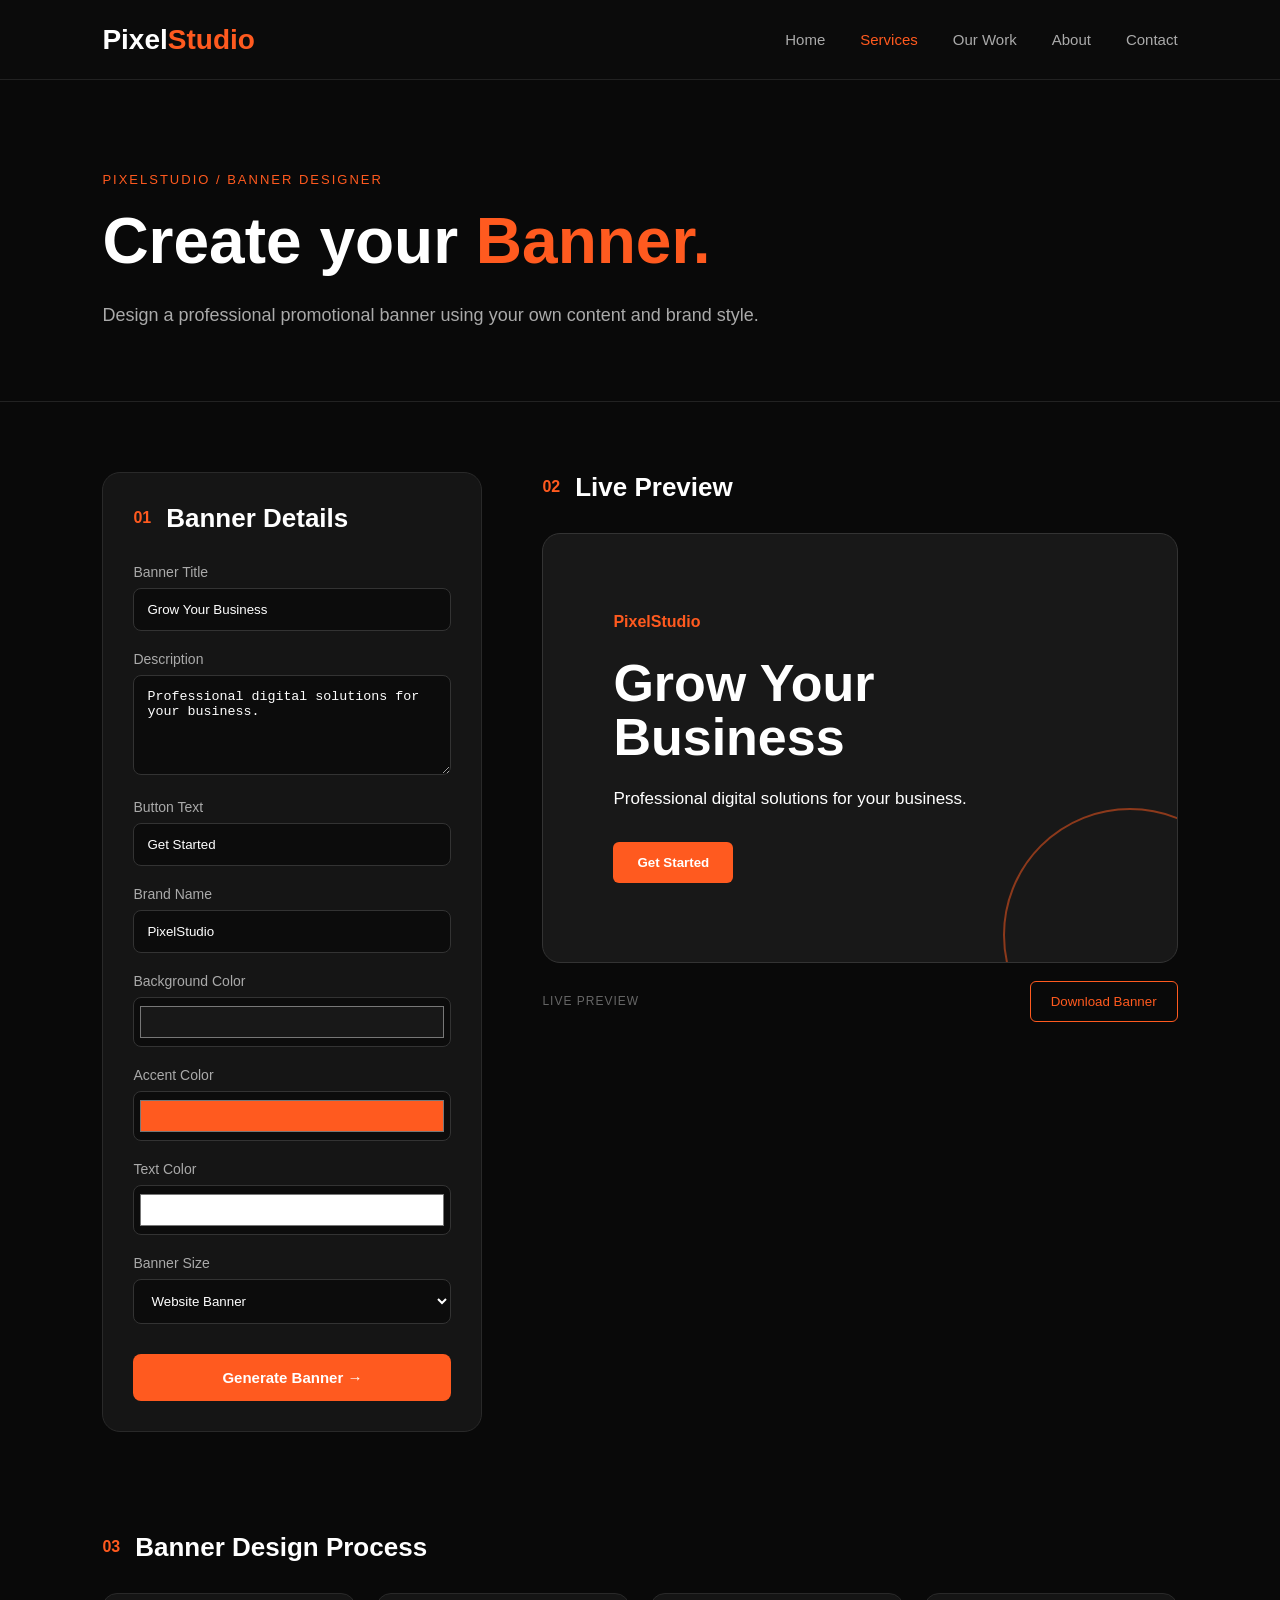
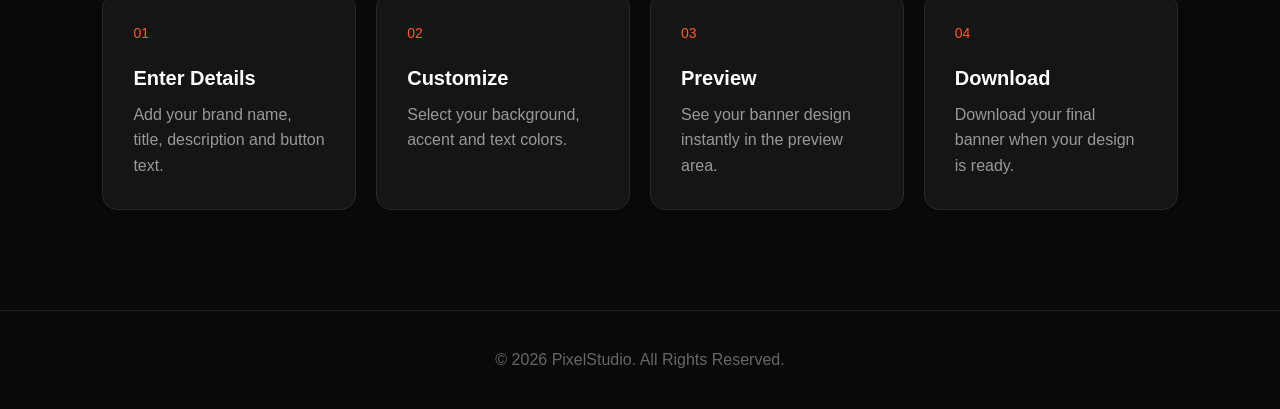
<file: banner-designer.html>
<!DOCTYPE html>
<html lang="en">

<head>
    <meta charset="UTF-8">
    <meta name="viewport" content="width=device-width, initial-scale=1.0">

    <title>Banner Designer | PixelStudio</title>

    <link rel="stylesheet" href="/css/banner-designer.css">
</head>

<body>

    <!-- NAVBAR -->

    <header class="navbar">

        <a href="marketing-materials.html" class="logo">
            Pixel<span>Studio</span>
        </a>

        <nav>
            <a href="index.html">Home</a>
            <a href="brand-design.html" class="active">Services</a>
            <a href="index.html">Our Work</a>
            <a href="about.html">About</a>
            <a href="contact.html">Contact</a>
        </nav>

    </header>


    <!-- HERO -->

    <section class="hero">

        <div class="hero-content">

            <span class="tag">
                PIXELSTUDIO / BANNER DESIGNER
            </span>

            <h1>
                Create your
                <span>Banner.</span>
            </h1>

            <p>
                Design a professional promotional banner
                using your own content and brand style.
            </p>

        </div>

    </section>


    <!-- DESIGNER -->

    <main class="designer">

        <!-- LEFT SIDE - CONTROLS -->

        <section class="controls">

            <div class="section-title">
                <span>01</span>
                <h2>Banner Details</h2>
            </div>


            <!-- TITLE -->

            <label>
                Banner Title
            </label>

            <input
                type="text"
                id="bannerTitle"
                placeholder="Enter banner title"
                value="Grow Your Business"
            >


            <!-- DESCRIPTION -->

            <label>
                Description
            </label>

            <textarea
                id="bannerDescription"
                placeholder="Enter banner description"
            >Professional digital solutions for your business.</textarea>


            <!-- BUTTON -->

            <label>
                Button Text
            </label>

            <input
                type="text"
                id="buttonText"
                placeholder="Example: Get Started"
                value="Get Started"
            >


            <!-- BRAND -->

            <label>
                Brand Name
            </label>

            <input
                type="text"
                id="brandName"
                placeholder="Your brand name"
                value="PixelStudio"
            >


            <!-- BACKGROUND -->

            <label>
                Background Color
            </label>

            <input
                type="color"
                id="backgroundColor"
                value="#181818"
            >


            <!-- ACCENT -->

            <label>
                Accent Color
            </label>

            <input
                type="color"
                id="accentColor"
                value="#ff5a1f"
            >


            <!-- TEXT COLOR -->

            <label>
                Text Color
            </label>

            <input
                type="color"
                id="textColor"
                value="#ffffff"
            >


            <!-- SIZE -->

            <label>
                Banner Size
            </label>

            <select id="bannerSize">

                <option value="website">
                    Website Banner
                </option>

                <option value="instagram">
                    Instagram Post
                </option>

                <option value="story">
                    Instagram Story
                </option>

                <option value="facebook">
                    Facebook Banner
                </option>

            </select>


            <button
                class="generate-btn"
                id="generateBtn"
            >
                Generate Banner →
            </button>

        </section>


        <!-- RIGHT SIDE - PREVIEW -->

        <section class="preview-section">

            <div class="section-title">

                <span>02</span>

                <h2>
                    Live Preview
                </h2>

            </div>


            <div
                class="banner-preview"
                id="bannerPreview"
            >

                <div class="banner-content">

                    <div
                        class="brand"
                        id="previewBrand"
                    >
                        PixelStudio
                    </div>

                    <h2
                        id="previewTitle"
                    >
                        Grow Your Business
                    </h2>

                    <p
                        id="previewDescription"
                    >
                        Professional digital solutions
                        for your business.
                    </p>

                    <button
                        class="preview-button"
                        id="previewButton"
                    >
                        Get Started
                    </button>

                </div>

            </div>


            <div class="preview-info">

                <span>
                    LIVE PREVIEW
                </span>

                <button
                    id="downloadBtn"
                    class="download-btn"
                >
                    Download Banner
                </button>

            </div>

        </section>

    </main>


    <!-- PROCESS -->

    <section class="process">

        <div class="section-title">

            <span>03</span>

            <h2>
                Banner Design Process
            </h2>

        </div>


        <div class="process-grid">

            <div class="process-card">

                <span>01</span>

                <h3>
                    Enter Details
                </h3>

                <p>
                    Add your brand name, title,
                    description and button text.
                </p>

            </div>


            <div class="process-card">

                <span>02</span>

                <h3>
                    Customize
                </h3>

                <p>
                    Select your background,
                    accent and text colors.
                </p>

            </div>


            <div class="process-card">

                <span>03</span>

                <h3>
                    Preview
                </h3>

                <p>
                    See your banner design
                    instantly in the preview area.
                </p>

            </div>


            <div class="process-card">

                <span>04</span>

                <h3>
                    Download
                </h3>

                <p>
                    Download your final banner
                    when your design is ready.
                </p>

            </div>

        </div>

    </section>


    <!-- FOOTER -->

    <footer>

        <p>
            © 2026 PixelStudio. All Rights Reserved.
        </p>

    </footer>


    <script src="js/banner-designer.js"></script>

</body>

</html>
</file>
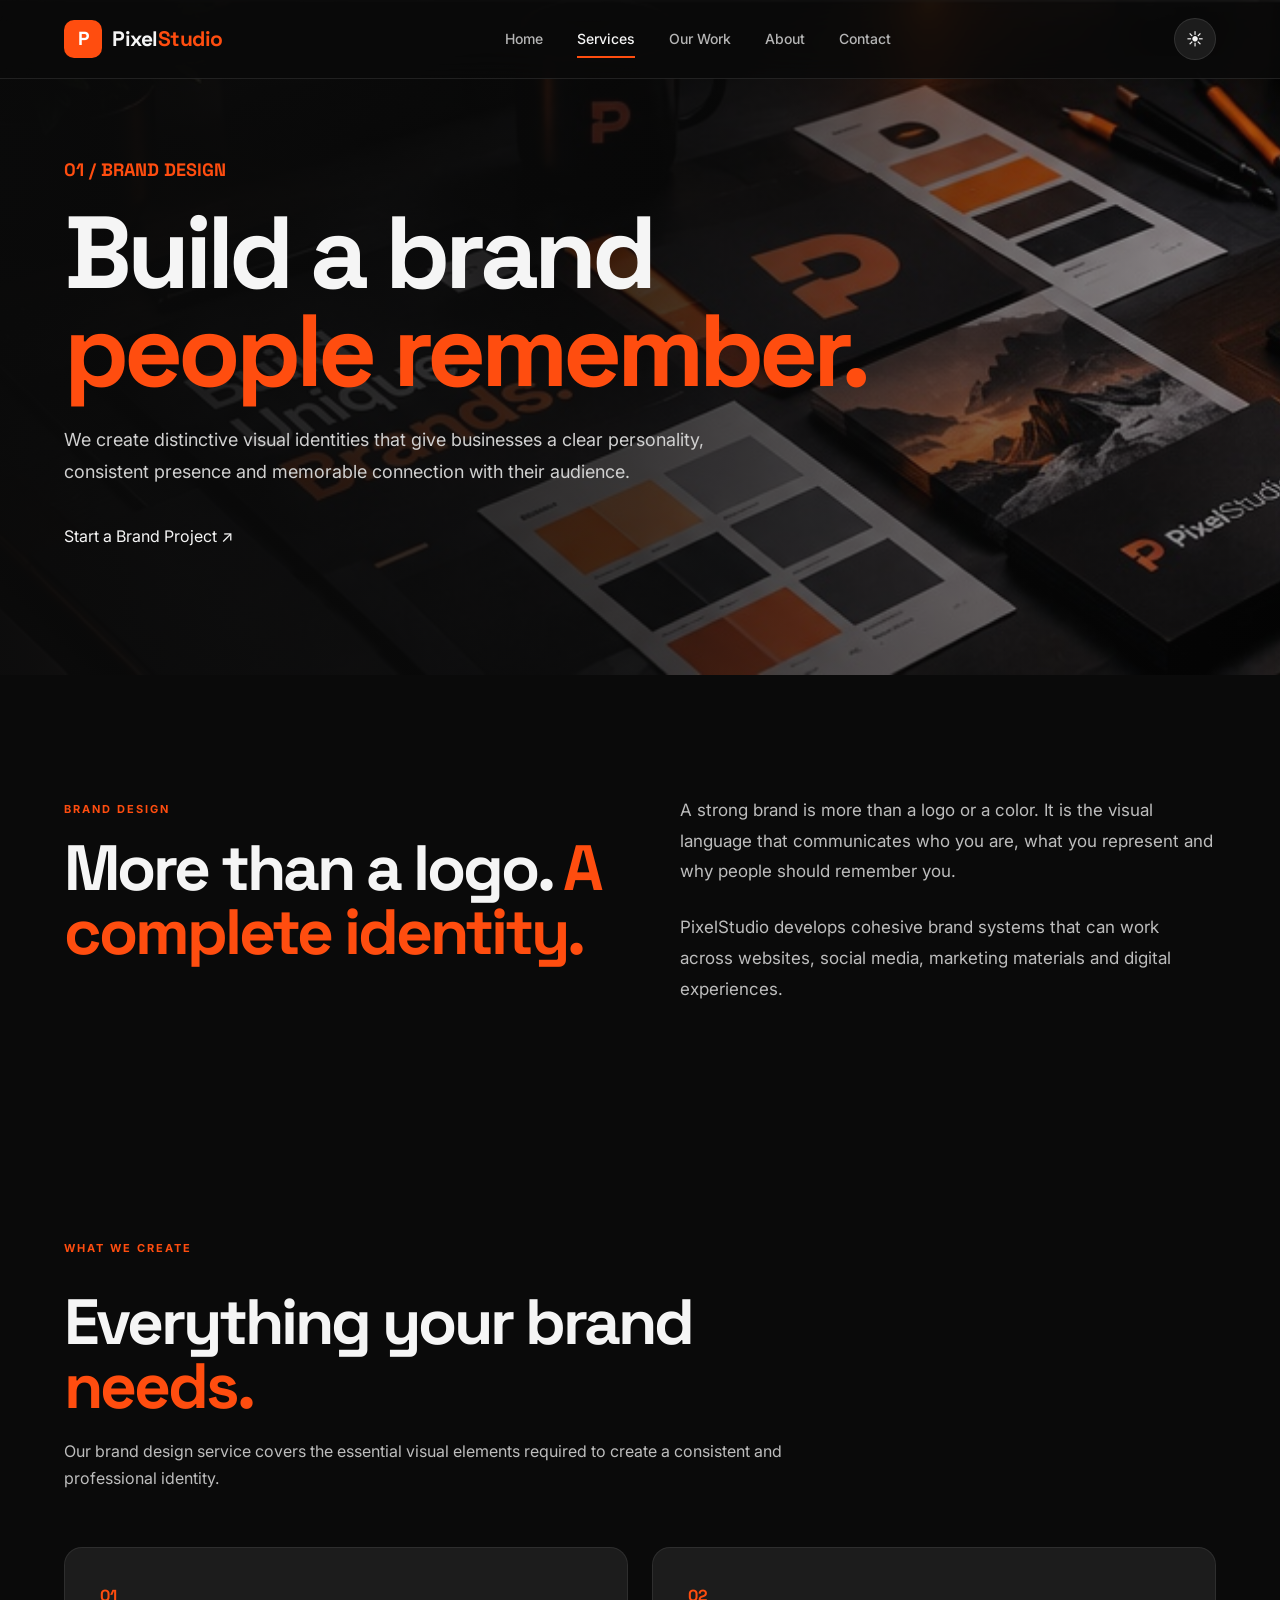
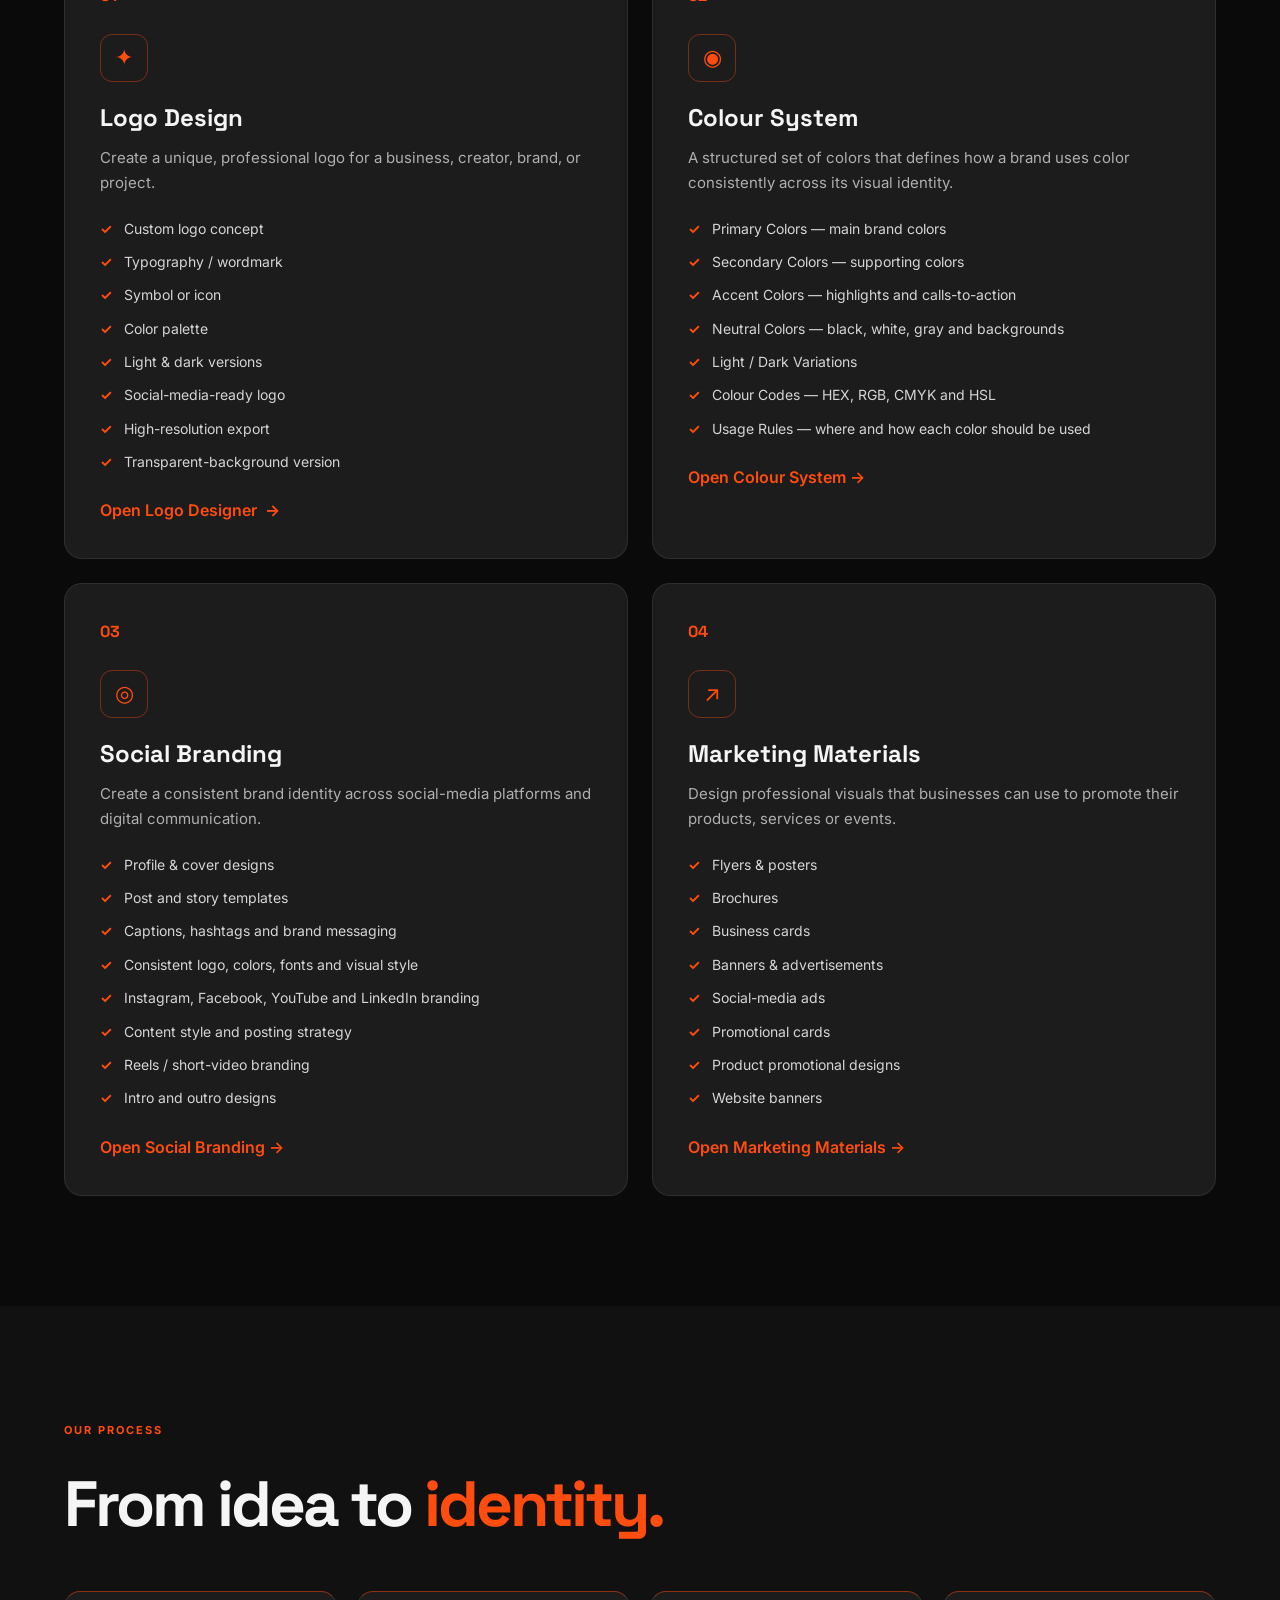
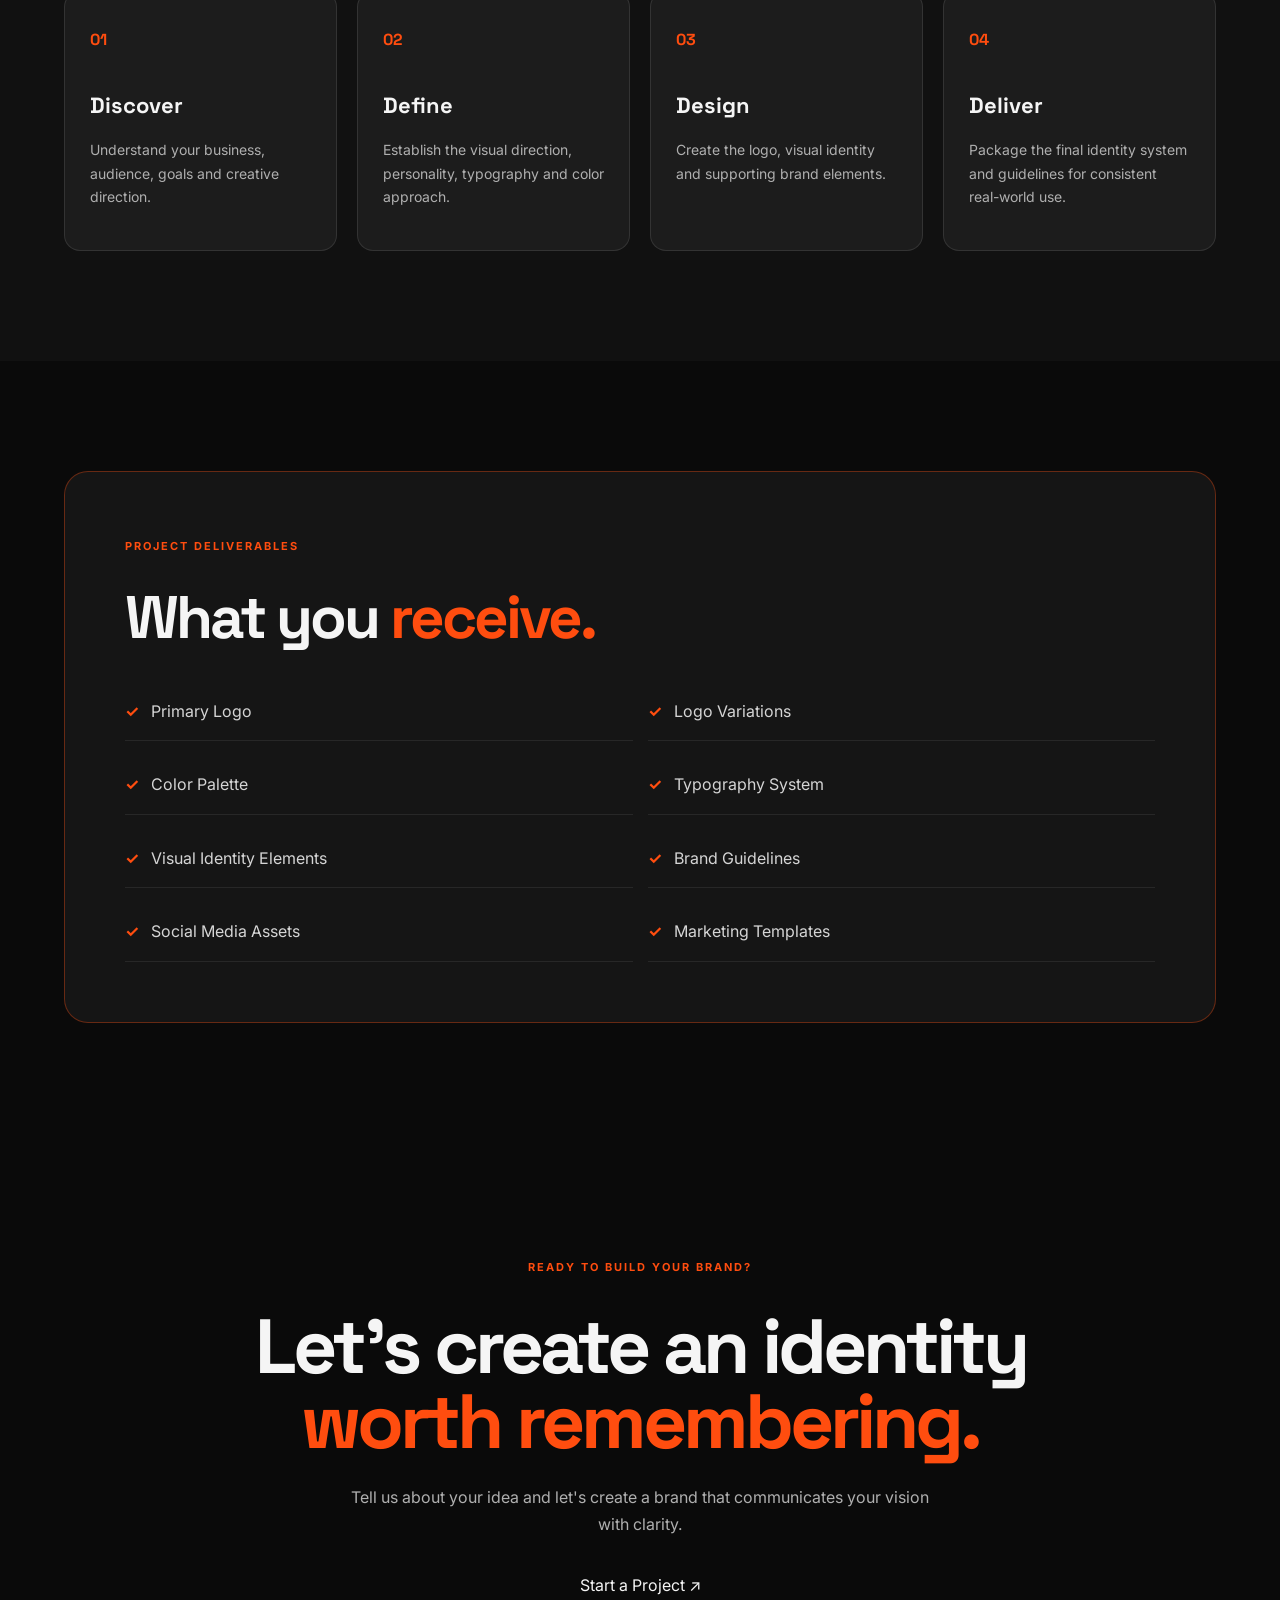
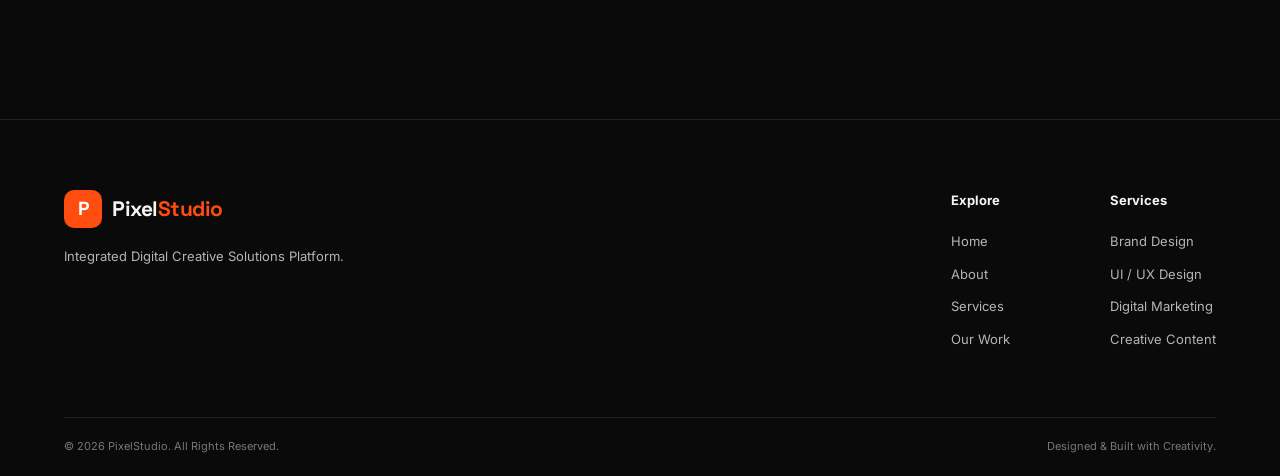
<file: brand-design.html>
<!DOCTYPE html>
<html lang="en">

<head>
    <meta charset="UTF-8">
    <meta name="viewport" content="width=device-width, initial-scale=1.0">

    <title>Brand Design | PixelStudio</title>

    <meta name="description"
        content="PixelStudio Brand Design services including brand strategy, logo design, visual identity, typography and brand guidelines.">

    <link rel="icon" type="image/png" href="assets/images/favicon.png">

    <!-- Google Fonts -->
    <link rel="preconnect" href="https://fonts.googleapis.com">
    <link rel="preconnect" href="https://fonts.gstatic.com" crossorigin>

    <link
        href="https://fonts.googleapis.com/css2?family=Inter:wght@400;500;600;700;800&family=Space+Grotesk:wght@400;500;600;700&display=swap"
        rel="stylesheet">

    <!-- Main CSS -->
    <link rel="stylesheet" href="css/style.css">

    <style>

        /* =====================================================
           BRAND DESIGN PAGE
        ===================================================== */

        .service-hero {
            position: relative;
            min-height: 75vh;
            display: flex;
            align-items: center;
            overflow: hidden;
            background: #0A0A0A;
        }

        .service-hero-bg {
            position: absolute;
            inset: 0;

            background:
                linear-gradient(
                    90deg,
                    rgba(10, 10, 10, 0.96) 0%,
                    rgba(10, 10, 10, 0.78) 50%,
                    rgba(10, 10, 10, 0.35) 100%
                ),
                url("assets/images/hero-3.jpg");

            background-size: cover;
            background-position: center;
        }

        .service-hero-content {
            position: relative;
            z-index: 2;
            max-width: 850px;
            padding-top: 120px;
            padding-bottom: 90px;
        }

        .service-number-large {
            display: inline-block;
            margin-bottom: 20px;

            font-family: "Space Grotesk", sans-serif;
            font-size: 18px;
            font-weight: 700;

            color: #FF4D0F;
        }

        .service-hero h1 {
            margin: 0 0 25px;

            font-family: "Space Grotesk", sans-serif;
            font-size: clamp(55px, 8vw, 105px);
            line-height: 0.95;
            letter-spacing: -5px;
        }

        .service-hero h1 span {
            color: #FF4D0F;
        }

        .service-hero p {
            max-width: 680px;
            margin-bottom: 35px;

            color: #D0D0D0;
            font-size: 18px;
            line-height: 1.8;
        }


        /* =====================================================
           SERVICE INTRO
        ===================================================== */

        .service-intro {
            padding: 120px 0;
            background: #0A0A0A;
        }

        .service-intro-grid {
            display: grid;
            grid-template-columns: 1fr 1fr;
            gap: 80px;
            align-items: start;
        }

        .service-intro h2 {
            margin: 0;

            font-family: "Space Grotesk", sans-serif;
            font-size: clamp(40px, 5vw, 65px);
            line-height: 1;
            letter-spacing: -3px;
        }

        .service-intro h2 span {
            color: #FF4D0F;
        }

        .service-intro-text p {
            margin: 0;

            color: #BDBDBD;
            font-size: 17px;
            line-height: 1.8;
        }


        /* =====================================================
           FEATURES
        ===================================================== */

        .service-features {
            padding: 110px 0;
            background: #0A0A0A;
        }

        .features-heading {
            max-width: 750px;
            margin-bottom: 55px;
        }

        .features-heading h2 {
            margin: 15px 0 20px;

            font-family: "Space Grotesk", sans-serif;
            font-size: clamp(40px, 5vw, 65px);
            line-height: 1;
            letter-spacing: -3px;
        }

        .features-heading h2 span {
            color: #FF4D0F;
        }

        .features-heading p {
            color: #BDBDBD;
            line-height: 1.7;
        }


       /* =====================================================
   BRAND DESIGN FEATURE CARDS
===================================================== */

.features-grid {
    display: grid;
    grid-template-columns: repeat(2, minmax(0, 1fr));
    gap: 24px;
    width: 100%;
}

.feature-card {
    min-width: 0;
    padding: 35px;

    background: #1C1C1C;
    border: 1px solid rgba(255, 255, 255, 0.08);
    border-radius: 18px;

    box-sizing: border-box;

    transition:
        transform 0.3s ease,
        border-color 0.3s ease,
        background 0.3s ease;
}

.feature-card:hover {
    transform: translateY(-6px);
    border-color: #FF4D0F;
    background: #202020;
}

.feature-number {
    display: block;
    margin-bottom: 25px;

    color: #FF4D0F;

    font-family: "Space Grotesk", sans-serif;
    font-size: 16px;
    font-weight: 700;
}

.feature-icon {
    width: 48px;
    height: 48px;

    margin-bottom: 22px;

    display: flex;
    align-items: center;
    justify-content: center;

    border: 1px solid rgba(255, 77, 15, 0.4);
    border-radius: 12px;

    color: #FF4D0F;
    font-size: 22px;
}

.feature-card h3 {
    margin: 0 0 12px;

    font-family: "Space Grotesk", sans-serif;
    font-size: 24px;
    line-height: 1.2;
}

.feature-card > p {
    margin: 0 0 22px;

    color: #AFAFAF;
    font-size: 15px;
    line-height: 1.7;
}


/* FEATURE DETAILS */

.feature-details {
    display: flex;
    flex-direction: column;
    gap: 11px;

    margin: 0;
    padding: 0;

    list-style: none;
}

.feature-details li {
    position: relative;

    padding-left: 24px;

    color: #D5D5D5;

    font-size: 14px;
    line-height: 1.6;
}

.feature-details li::before {
    content: "✓";

    position: absolute;
    left: 0;
    top: 0;

    color: #FF4D0F;

    font-weight: 700;
}


/* LIGHT MODE */

body.light-mode .feature-card {
    background: #FFFFFF;
    border-color: rgba(0, 0, 0, 0.1);
}

body.light-mode .feature-card:hover {
    background: #FFFFFF;
}

body.light-mode .feature-card > p {
    color: #555555;
}

body.light-mode .feature-details li {
    color: #444444;
}


/* RESPONSIVE */

@media (max-width: 768px) {

    .features-grid {
        grid-template-columns: 1fr;
    }

    .feature-card {
        padding: 28px;
    }
}

        /* =====================================================
           PROCESS
        ===================================================== */

        .brand-process {
            padding: 110px 0;
            background: #111111;
        }

        .process-grid {
            display: grid;
            grid-template-columns: repeat(4, minmax(0, 1fr));
            gap: 20px;
        }

        .process-card {
            position: relative;
            padding: 35px 25px;

            border-top: 1px solid rgba(255, 77, 15, 0.5);
        }

        .process-card span {
            color: #FF4D0F;

            font-family: "Space Grotesk", sans-serif;
            font-weight: 700;
        }

        .process-card h3 {
            margin: 35px 0 15px;

            font-family: "Space Grotesk", sans-serif;
            font-size: 22px;
        }

        .process-card p {
            margin: 0;

            color: #AFAFAF;
            line-height: 1.7;
            font-size: 14px;
        }


        /* =====================================================
           DELIVERABLES
        ===================================================== */

        .deliverables {
            padding: 110px 0;
            background: #0A0A0A;
        }

        .deliverables-box {
            padding: 60px;

            border: 1px solid rgba(255, 77, 15, 0.35);
            border-radius: 24px;

            background: #151515;
        }

        .deliverables-box h2 {
            margin: 15px 0 35px;

            font-family: "Space Grotesk", sans-serif;
            font-size: clamp(38px, 5vw, 60px);
            line-height: 1;
            letter-spacing: -3px;
        }

        .deliverables-box h2 span {
            color: #FF4D0F;
        }

        .deliverables-list {
            display: grid;
            grid-template-columns: repeat(2, minmax(0, 1fr));
            gap: 15px;
        }

        .deliverable-item {
            display: flex;
            align-items: center;
            gap: 12px;

            padding: 16px 0;

            color: #D5D5D5;

            border-bottom: 1px solid rgba(255, 255, 255, 0.08);
        }

        .deliverable-item::before {
            content: "✓";

            color: #FF4D0F;
            font-weight: 700;
        }


        /* =====================================================
           CTA
        ===================================================== */

        .service-cta {
            padding: 120px 0;

            text-align: center;

            background: #0A0A0A;
        }

        .service-cta h2 {
            max-width: 850px;

            margin: 15px auto 25px;

            font-family: "Space Grotesk", sans-serif;
            font-size: clamp(45px, 6vw, 80px);
            line-height: 0.98;
            letter-spacing: -4px;
        }

        .service-cta h2 span {
            color: #FF4D0F;
        }

        .service-cta p {
            max-width: 600px;

            margin: 0 auto 35px;

            color: #AFAFAF;
            line-height: 1.7;
        }


        /* =====================================================
           LIGHT MODE
        ===================================================== */

        body.light-mode .service-intro,
        body.light-mode .service-features,
        body.light-mode .deliverables,
        body.light-mode .service-cta {
            background: #F5F5F5;
        }

        body.light-mode .brand-process {
            background: #EAEAEA;
        }

        body.light-mode .feature-card {
            background: #FFFFFF;
            border-color: rgba(0, 0, 0, 0.1);
        }

        body.light-mode .feature-card:hover {
            background: #FFFFFF;
        }

        body.light-mode .feature-card p,
        body.light-mode .process-card p,
        body.light-mode .service-intro-text p,
        body.light-mode .features-heading p,
        body.light-mode .deliverable-item,
        body.light-mode .service-cta p {
            color: #555555;
        }

        body.light-mode .deliverables-box {
            background: #FFFFFF;
        }


        /* =====================================================
           RESPONSIVE
        ===================================================== */

        @media (max-width: 1100px) {

            .features-grid {
                grid-template-columns: repeat(2, minmax(0, 1fr));
            }

            .process-grid {
                grid-template-columns: repeat(2, minmax(0, 1fr));
            }
        }


        @media (max-width: 768px) {

            .service-hero-content {
                padding-top: 130px;
            }

            .service-intro-grid {
                grid-template-columns: 1fr;
                gap: 35px;
            }

            .features-grid,
            .process-grid {
                grid-template-columns: 1fr;
            }

            .deliverables-list {
                grid-template-columns: 1fr;
            }

            .deliverables-box {
                padding: 35px 25px;
            }
        }


        @media (max-width: 480px) {

            .service-hero h1 {
                letter-spacing: -3px;
            }

            .service-hero p {
                font-size: 15px;
            }

            .feature-card {
                padding: 25px;
            }
        }

            /* Clickable service card */
        a.feature-link {
            display: block;
            color: inherit;
            text-decoration: none;
            cursor: pointer;
        }

        .feature-cta {
            display: inline-flex;
            align-items: center;
            gap: 8px;
            margin-top: 24px;
            font-weight: 600;
            color: #FF4D0F;
            transition: gap 0.3s ease;
        }

        a.feature-link:hover .feature-cta {
            gap: 14px;
        }

        a.feature-link:focus-visible {
            outline: 2px solid #FF4D0F;
            outline-offset: 4px;
        }
/* Colour System CTA */

.open-service {
    display: inline-flex;
    align-items: center;
    margin-top: 25px;
    color: #FF4D0F;
    font-weight: 600;
    text-decoration: none;
    transition: 0.3s ease;
}

.open-service:hover {
    color: #FFFFFF;
    transform: translateX(4px);
}
    </style>

</head>


<body>

    <!-- =====================================================
         NAVBAR
    ====================================================== -->

    <header class="header" id="header">

        <div class="container nav-container">

            <a href="index.html" class="logo">

                <span class="logo-mark">P</span>

                <span class="logo-text">
                    Pixel<span>Studio</span>
                </span>

            </a>


            <nav class="navbar" id="navbar">

                <a href="index.html" class="nav-link">
                    Home
                </a>

                <a href="index.html#services" class="nav-link active">
                    Services
                </a>

                <a href="index.html#work" class="nav-link">
                    Our Work
                </a>

                <a href="about.html" class="nav-link">
                    About
                </a>

                <a href="contact.html" class="nav-link">
                    Contact
                </a>

            </nav>


            <div class="nav-actions">

                <button
                    class="theme-toggle"
                    id="themeToggle"
                    aria-label="Toggle dark and light mode">

                    <span class="theme-icon" id="themeIcon">
                        ☀
                    </span>

                </button>


                <button
                    class="menu-toggle"
                    id="menuToggle"
                    aria-label="Open navigation menu">

                    <span></span>
                    <span></span>
                    <span></span>

                </button>

            </div>

        </div>

    </header>


    <main>

        <!-- =====================================================
             HERO
        ====================================================== -->

        <section class="service-hero">

            <div class="service-hero-bg"></div>

            <div class="container">

                <div class="service-hero-content">

                    <span class="service-number-large">
                        01 / BRAND DESIGN
                    </span>

                    <h1>
                        Build a brand
                        <span>people remember.</span>
                    </h1>

                    <p>
                        We create distinctive visual identities that give
                        businesses a clear personality, consistent presence
                        and memorable connection with their audience.
                    </p>

                    <a href="contact.html" class="btn btn-primary">
                        Start a Brand Project
                        <span>↗</span>
                    </a>

                </div>

            </div>

        </section>


        <!-- =====================================================
             INTRO
        ====================================================== -->

        <section class="service-intro">

            <div class="container">

                <div class="service-intro-grid">

                    <div>

                        <span class="section-label">
                            BRAND DESIGN
                        </span>

                        <h2>
                            More than a logo.
                            <span>A complete identity.</span>
                        </h2>

                    </div>


                    <div class="service-intro-text">

                        <p>
                            A strong brand is more than a logo or a color.
                            It is the visual language that communicates who
                            you are, what you represent and why people should
                            remember you.
                        </p>

                        <br>

                        <p>
                            PixelStudio develops cohesive brand systems that
                            can work across websites, social media, marketing
                            materials and digital experiences.
                        </p>

                    </div>

                </div>

            </div>

        </section>


        <!-- =====================================================
             FEATURES
        ====================================================== -->

        <section class="service-features">

            <div class="container">

                <div class="features-heading">

                    <span class="section-label">
                        WHAT WE CREATE
                    </span>

                    <h2>
                        Everything your brand
                        <span>needs.</span>
                    </h2>

                    <p>
                        Our brand design service covers the essential visual
                        elements required to create a consistent and
                        professional identity.
                    </p>

                </div>


              <div class="features-grid">

    <!-- 01 — LOGO DESIGN -->
    <a href="logo-designer.html" class="feature-card feature-link" aria-label="Open the Logo Designer">
        <span class="feature-number">
            01
        </span>

        <div class="feature-icon">
            ✦
        </div>

        <h3>
            Logo Design
        </h3>

        <p>
            Create a unique, professional logo for a business, creator,
            brand, or project.
        </p>

        <ul class="feature-details">
            <li>Custom logo concept</li>
            <li>Typography / wordmark</li>
            <li>Symbol or icon</li>
            <li>Color palette</li>
            <li>Light & dark versions</li>
            <li>Social-media-ready logo</li>
            <li>High-resolution export</li>
            <li>Transparent-background version</li>
        </ul>

        <span class="feature-cta">Open Logo Designer <b>→</b></span>
    </a>


   <!-- 02 — COLOUR SYSTEM -->

<article class="feature-card">

    <span class="feature-number">
        02
    </span>

    <div class="feature-icon">
        ◉
    </div>

    <h3>
        Colour System
    </h3>

    <p>
        A structured set of colors that defines how a brand uses
        color consistently across its visual identity.
    </p>

    <ul class="feature-details">
        <li>Primary Colors — main brand colors</li>
        <li>Secondary Colors — supporting colors</li>
        <li>Accent Colors — highlights and calls-to-action</li>
        <li>Neutral Colors — black, white, gray and backgrounds</li>
        <li>Light / Dark Variations</li>
        <li>Colour Codes — HEX, RGB, CMYK and HSL</li>
        <li>Usage Rules — where and how each color should be used</li>
    </ul>

    <a href="colour-system.html" class="open-service">
      
      Open Colour System →
    </a>

</article>
    <!-- 03 — SOCIAL BRANDING -->
<article class="feature-card">

    <span class="feature-number">
        03
    </span>

    <div class="feature-icon">
        ◎
    </div>

    <h3>
        Social Branding
    </h3>

    <p>
        Create a consistent brand identity across social-media
        platforms and digital communication.
    </p>

    <ul class="feature-details">
        <li>Profile & cover designs</li>
        <li>Post and story templates</li>
        <li>Captions, hashtags and brand messaging</li>
        <li>Consistent logo, colors, fonts and visual style</li>
        <li>Instagram, Facebook, YouTube and LinkedIn branding</li>
        <li>Content style and posting strategy</li>
        <li>Reels / short-video branding</li>
        <li>Intro and outro designs</li>
    </ul>

    <!-- ADD THIS -->
    <a href="social-branding.html" class="open-service">
        Open Social Branding →
    </a>

</article>

<!-- 04 — MARKETING MATERIALS -->
<article class="feature-card">

    <span class="feature-number">
        04
    </span>

    <div class="feature-icon">
        ↗
    </div>

    <h3>
        Marketing Materials
    </h3>

    <p>
        Design professional visuals that businesses can use to
        promote their products, services or events.
    </p>

    <ul class="feature-details">
        <li>Flyers & posters</li>
        <li>Brochures</li>
        <li>Business cards</li>
        <li>Banners & advertisements</li>
        <li>Social-media ads</li>
        <li>Promotional cards</li>
        <li>Product promotional designs</li>
        <li>Website banners</li>
    </ul>

    <!-- ADD THIS -->
    <a href="marketing-materials.html" class="open-service">
        Open Marketing Materials →
    </a>

</article>
</div>

            </div>

        </section>


        <!-- =====================================================
             CREATIVE PROCESS
        ====================================================== -->

        <section class="brand-process">

            <div class="container">

                <div class="features-heading">

                    <span class="section-label">
                        OUR PROCESS
                    </span>

                    <h2>
                        From idea to
                        <span>identity.</span>
                    </h2>

                </div>


                <div class="process-grid">


                    <div class="process-card">

                        <span>01</span>

                        <h3>
                            Discover
                        </h3>

                        <p>
                            Understand your business, audience, goals and
                            creative direction.
                        </p>

                    </div>


                    <div class="process-card">

                        <span>02</span>

                        <h3>
                            Define
                        </h3>

                        <p>
                            Establish the visual direction, personality,
                            typography and color approach.
                        </p>

                    </div>


                    <div class="process-card">

                        <span>03</span>

                        <h3>
                            Design
                        </h3>

                        <p>
                            Create the logo, visual identity and supporting
                            brand elements.
                        </p>

                    </div>


                    <div class="process-card">

                        <span>04</span>

                        <h3>
                            Deliver
                        </h3>

                        <p>
                            Package the final identity system and guidelines
                            for consistent real-world use.
                        </p>

                    </div>


                </div>

            </div>

        </section>


        <!-- =====================================================
             DELIVERABLES
        ====================================================== -->

        <section class="deliverables">

            <div class="container">

                <div class="deliverables-box">

                    <span class="section-label">
                        PROJECT DELIVERABLES
                    </span>

                    <h2>
                        What you
                        <span>receive.</span>
                    </h2>


                    <div class="deliverables-list">

                        <div class="deliverable-item">
                            Primary Logo
                        </div>

                        <div class="deliverable-item">
                            Logo Variations
                        </div>

                        <div class="deliverable-item">
                            Color Palette
                        </div>

                        <div class="deliverable-item">
                            Typography System
                        </div>

                        <div class="deliverable-item">
                            Visual Identity Elements
                        </div>

                        <div class="deliverable-item">
                            Brand Guidelines
                        </div>

                        <div class="deliverable-item">
                            Social Media Assets
                        </div>

                        <div class="deliverable-item">
                            Marketing Templates
                        </div>

                    </div>

                </div>

            </div>

        </section>


        <!-- =====================================================
             CTA
        ====================================================== -->

        <section class="service-cta">

            <div class="container">

                <span class="section-label">
                    READY TO BUILD YOUR BRAND?
                </span>

                <h2>
                    Let's create an identity
                    <span>worth remembering.</span>
                </h2>

                <p>
                    Tell us about your idea and let's create a brand
                    that communicates your vision with clarity.
                </p>

                <a href="contact.html" class="btn btn-primary">
                    Start a Project
                    <span>↗</span>
                </a>

            </div>

        </section>

    </main>


    <!-- =====================================================
         FOOTER
    ====================================================== -->

    <footer class="footer">

        <div class="container">

            <div class="footer-main">


                <div class="footer-brand">

                    <a href="index.html" class="logo">

                        <span class="logo-mark">
                            P
                        </span>

                        <span class="logo-text">
                            Pixel<span>Studio</span>
                        </span>

                    </a>

                    <p>
                        Integrated Digital Creative Solutions Platform.
                    </p>

                </div>


                <div class="footer-links">


                    <div>

                        <h4>
                            Explore
                        </h4>

                        <a href="index.html">
                            Home
                        </a>

                        <a href="about.html">
                            About
                        </a>

                        <a href="index.html#services">
                            Services
                        </a>

                        <a href="index.html#work">
                            Our Work
                        </a>

                    </div>


                    <div>

                        <h4>
                            Services
                        </h4>

                        <a href="brand-design.html">
                            Brand Design
                        </a>

                        <a href="#">
                            UI / UX Design
                        </a>

                        <a href="#">
                            Digital Marketing
                        </a>

                        <a href="#">
                            Creative Content
                        </a>

                    </div>


                </div>

            </div>


            <div class="footer-bottom">

                <p>
                    © 2026 PixelStudio. All Rights Reserved.
                </p>

                <p>
                    Designed & Built with Creativity.
                </p>

            </div>

        </div>

    </footer>


    <!-- Main JavaScript -->
    <script src="js/script.js"></script>

</body>

</html>
</file>
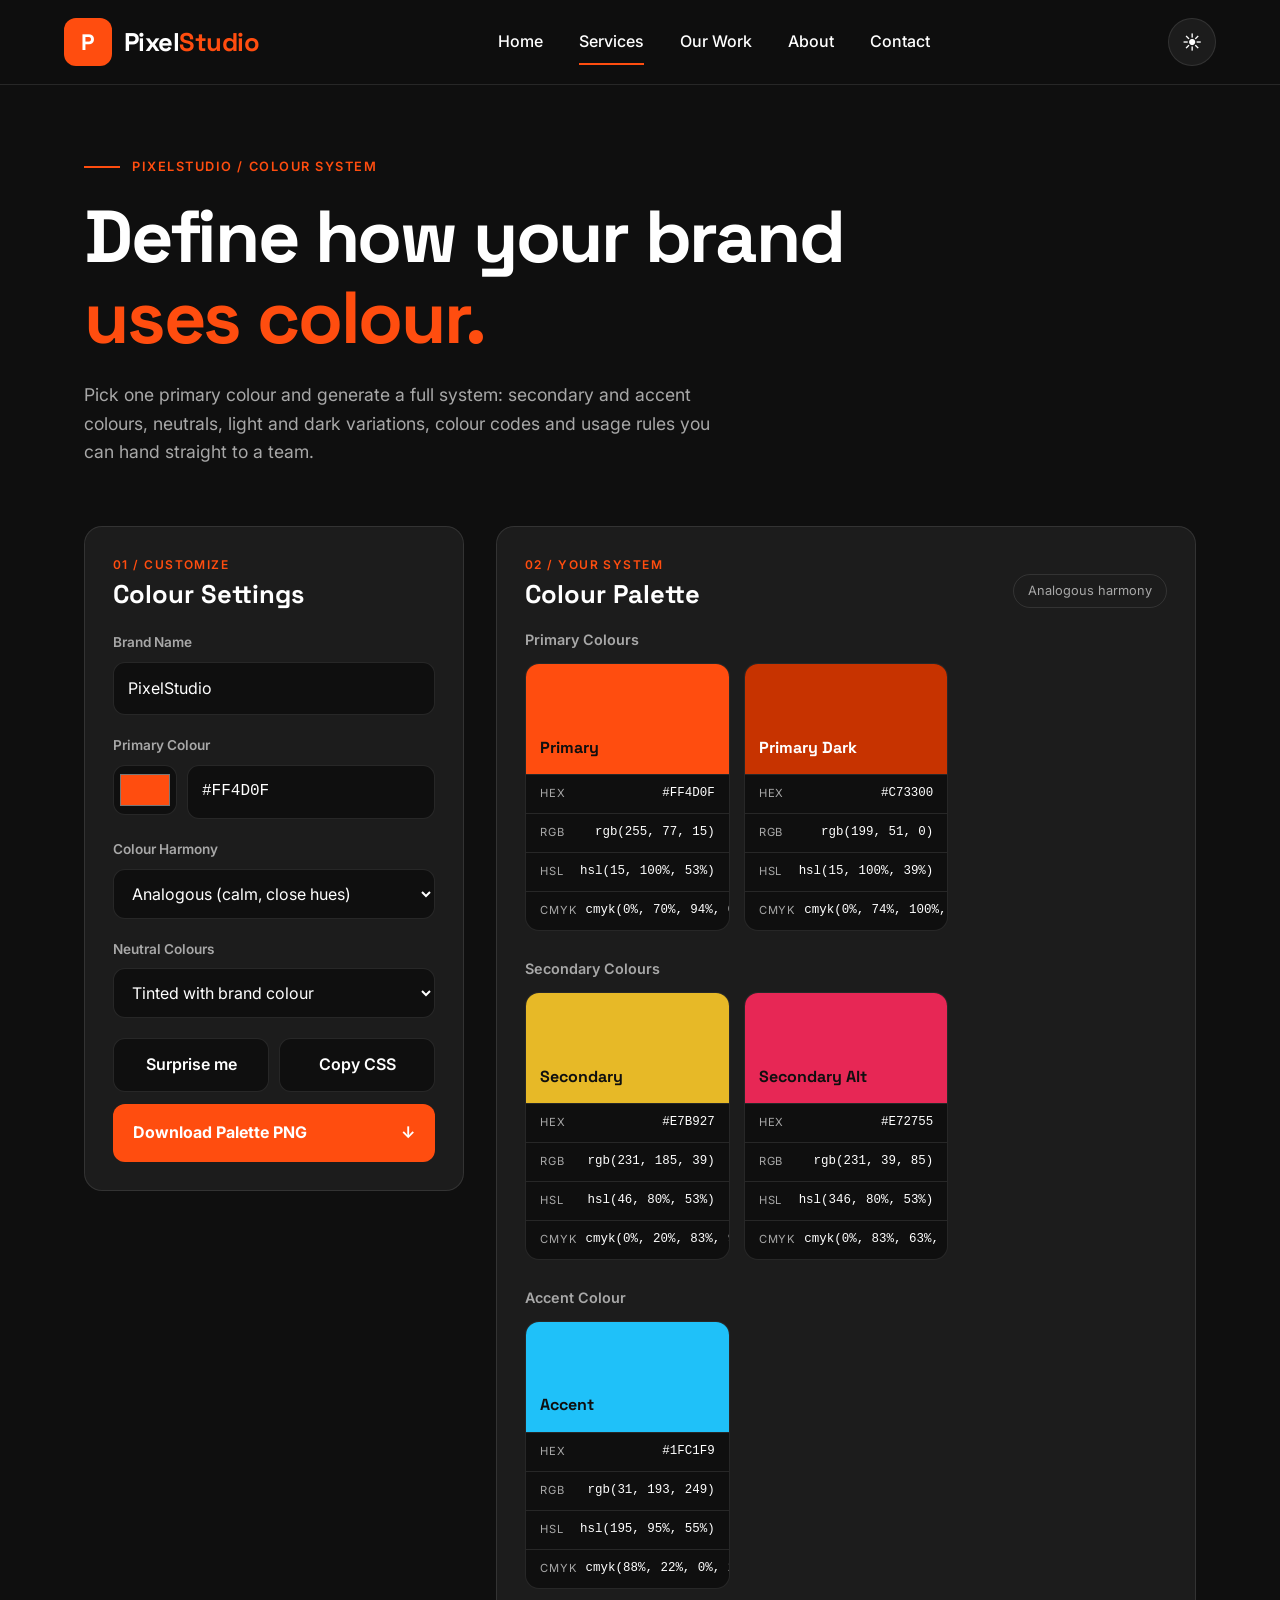
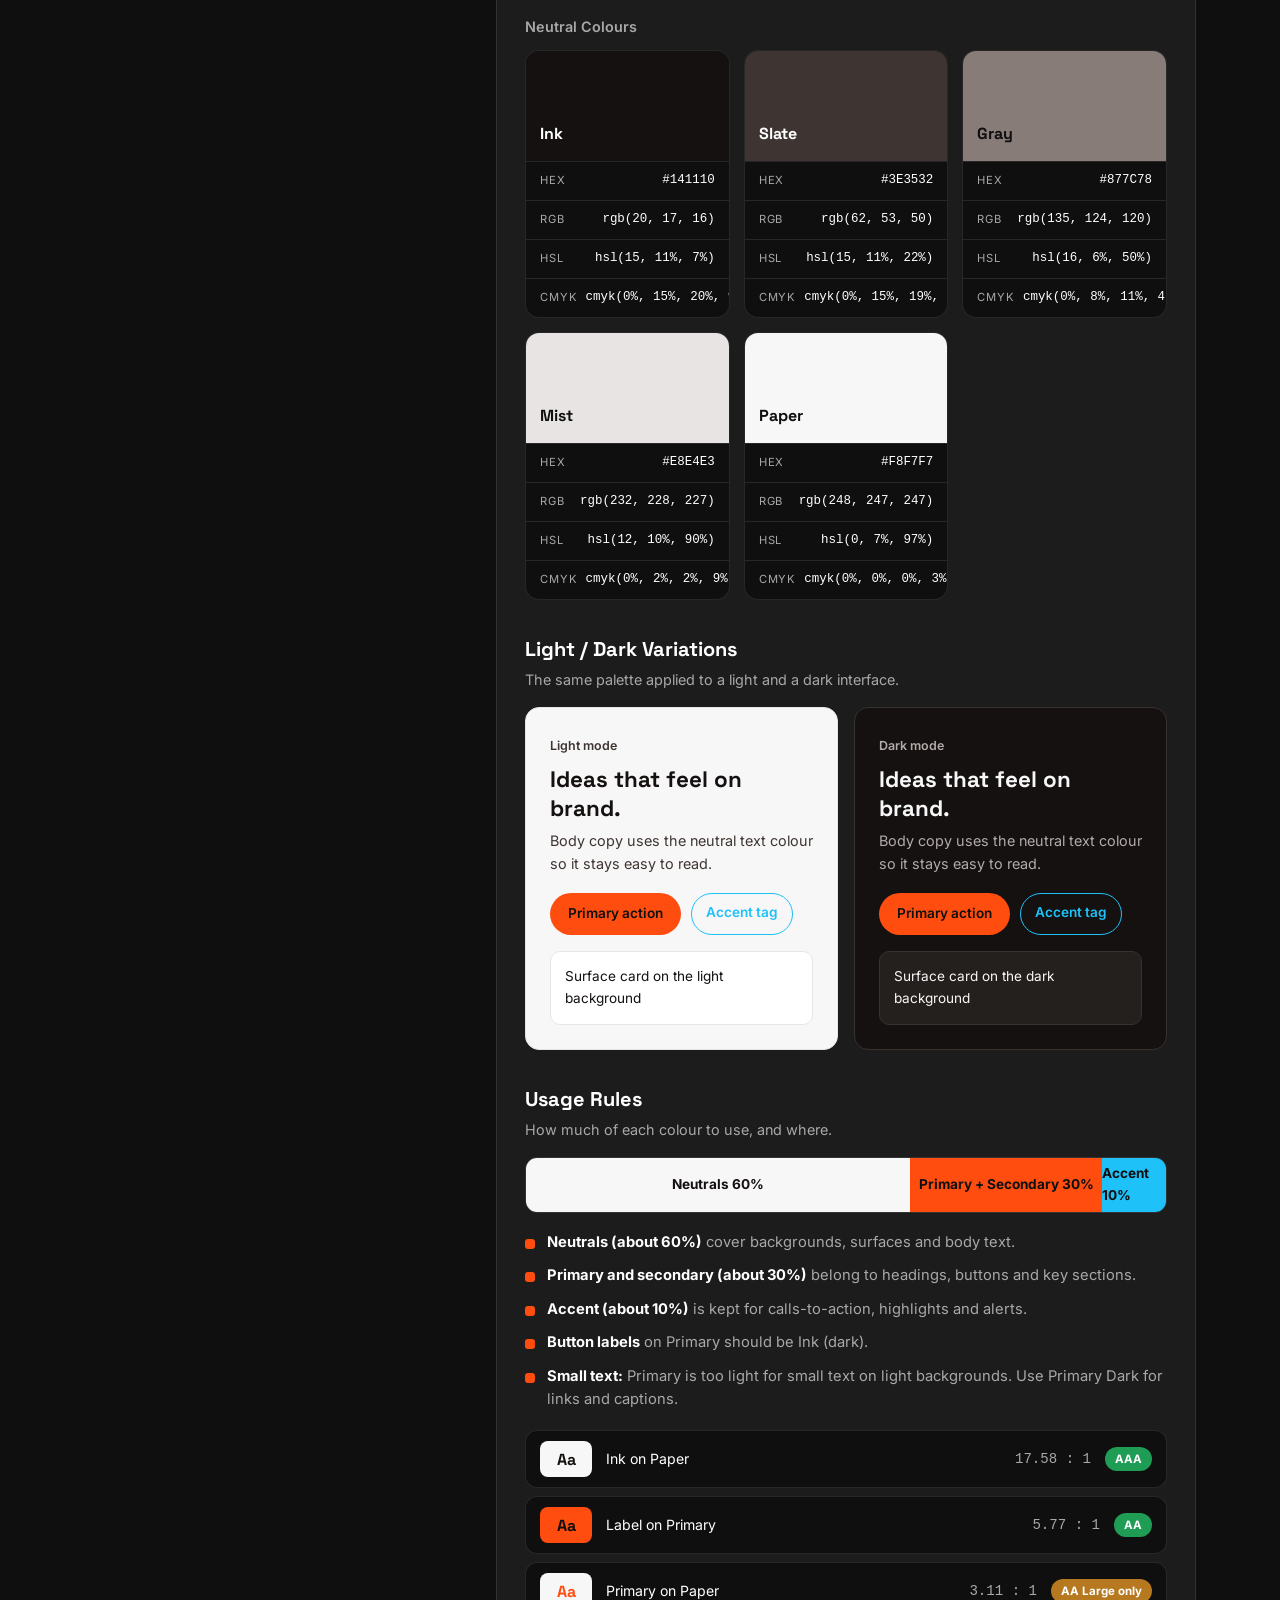
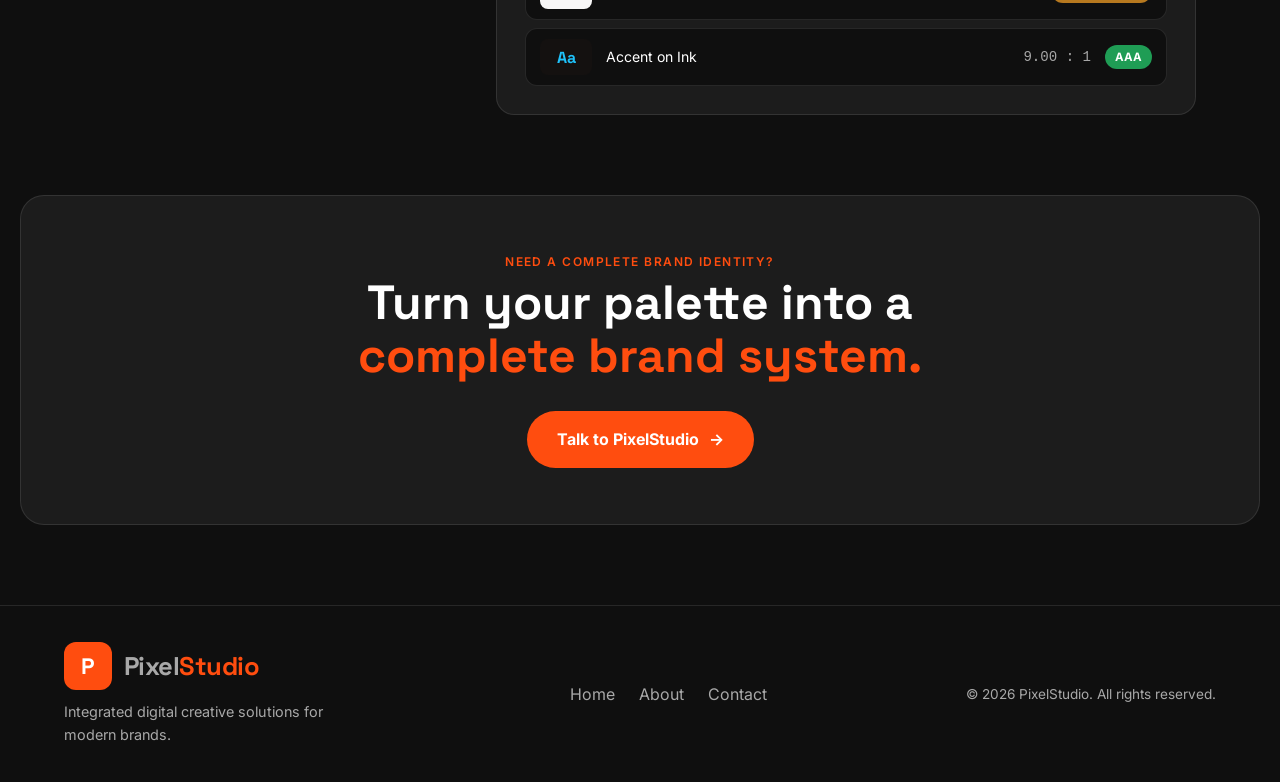
<file: colour-system.html>
<!DOCTYPE html>
<html lang="en">
<head>
    <meta charset="UTF-8">
    <meta name="viewport" content="width=device-width, initial-scale=1.0">

    <title>Colour System | PixelStudio</title>
    <meta name="description" content="Build a complete brand colour system with PixelStudio: primary, secondary, accent and neutral colours, light and dark variations, colour codes and usage rules.">
    <link rel="icon" type="image/png" href="assets/images/favicon.png">

    <!-- Google Fonts -->
    <link rel="preconnect" href="https://fonts.googleapis.com">
    <link rel="preconnect" href="https://fonts.gstatic.com" crossorigin>
    <link href="https://fonts.googleapis.com/css2?family=Inter:wght@400;500;600;700&family=Space+Grotesk:wght@500;700&display=swap" rel="stylesheet">

    <link rel="stylesheet" href="css/colour-system.css">
</head>

<body>

<!-- ================= NAVBAR ================= -->

<header class="navbar">

    <a href="index.html" class="brand">
        <span class="brand-icon">P</span>
        <span class="brand-name">Pixel<span>Studio</span></span>
    </a>

    <nav class="nav-links">
        <a href="index.html">Home</a>
        <a href="index.html#services" class="active">Services</a>
        <a href="index.html#work">Our Work</a>
        <a href="about.html">About</a>
        <a href="contact.html">Contact</a>
    </nav>

    <button class="theme-toggle" id="themeToggle" aria-label="Toggle theme">☀</button>
    <button class="menu-toggle" id="menuToggle" aria-label="Open menu">☰</button>

</header>


<!-- ================= HERO ================= -->

<section class="designer-hero">

    <div class="eyebrow">
        <span></span>
        PIXELSTUDIO / COLOUR SYSTEM
    </div>

    <h1>
        Define how your brand
        <span>uses colour.</span>
    </h1>

    <p>
        Pick one primary colour and generate a full system: secondary and
        accent colours, neutrals, light and dark variations, colour codes
        and usage rules you can hand straight to a team.
    </p>

</section>


<!-- ================= BUILDER ================= -->

<main class="designer">

    <!-- LEFT CONTROLS -->

    <aside class="controls">

        <div class="control-header">
            <span class="section-label">01 / CUSTOMIZE</span>
            <h2>Colour Settings</h2>
        </div>

        <div class="control-group">
            <label for="brandName">Brand Name</label>
            <input type="text" id="brandName" value="PixelStudio">
        </div>

        <div class="control-group">
            <label for="primaryColor">Primary Colour</label>
            <div class="hex-row">
                <input type="color" id="primaryColor" value="#FF4D0F">
                <input type="text" id="primaryHex" value="#FF4D0F" maxlength="7" spellcheck="false" aria-label="Primary colour HEX">
            </div>
        </div>

        <div class="control-group">
            <label for="harmony">Colour Harmony</label>
            <select id="harmony">
                <option value="analogous">Analogous (calm, close hues)</option>
                <option value="complementary">Complementary (high contrast)</option>
                <option value="triadic">Triadic (playful, balanced)</option>
                <option value="split">Split complementary (bold, softer)</option>
            </select>
        </div>

        <div class="control-group">
            <label for="neutrals">Neutral Colours</label>
            <select id="neutrals">
                <option value="tinted">Tinted with brand colour</option>
                <option value="pure">Pure grays</option>
            </select>
        </div>

        <div class="btn-row">
            <button class="ghost-btn" id="randomBtn" type="button">Surprise me</button>
            <button class="ghost-btn" id="copyCss" type="button">Copy CSS</button>
        </div>

        <button id="downloadPalette" class="download-btn" type="button">
            Download Palette PNG
            <span>↓</span>
        </button>

    </aside>


    <!-- RIGHT OUTPUT -->

    <section class="preview-area" id="output">

        <div class="preview-header">
            <div>
                <span class="section-label">02 / YOUR SYSTEM</span>
                <h2>Colour Palette</h2>
            </div>
            <span id="previewStatus">Analogous harmony</span>
        </div>

        <!-- Primary / Secondary / Accent / Neutral + codes -->
        <div id="paletteGroups"></div>

        <!-- Light / Dark -->
        <div class="block">
            <h3>Light / Dark Variations</h3>
            <p class="hint">The same palette applied to a light and a dark interface.</p>
            <div class="variations" id="variations"></div>
        </div>

        <!-- Usage rules -->
        <div class="block">
            <h3>Usage Rules</h3>
            <p class="hint">How much of each colour to use, and where.</p>

            <div class="proportion" id="proportion"></div>
            <ul class="rules" id="rules"></ul>

            <div class="contrast-list" id="contrast"></div>
        </div>

    </section>

</main>


<!-- ================= CTA ================= -->

<section class="designer-cta">

    <span class="section-label">NEED A COMPLETE BRAND IDENTITY?</span>

    <h2>
        Turn your palette into a
        <span>complete brand system.</span>
    </h2>

    <a href="contact.html" class="cta-btn">
        Talk to PixelStudio
        <span>→</span>
    </a>

</section>


<!-- ================= FOOTER ================= -->

<footer class="footer">

    <div class="footer-brand">
        <a href="index.html" class="brand">
            <span class="brand-icon">P</span>
            <span class="brand-name">Pixel<span>Studio</span></span>
        </a>
        <p>Integrated digital creative solutions for modern brands.</p>
    </div>

    <div class="footer-links">
        <a href="index.html">Home</a>
        <a href="about.html">About</a>
        <a href="contact.html">Contact</a>
    </div>

    <div class="footer-copy">© 2026 PixelStudio. All rights reserved.</div>

</footer>

<div class="toast" id="toast" role="status" aria-live="polite"></div>

<script src="js/colour-system.js"></script>

</body>
</html>
</file>
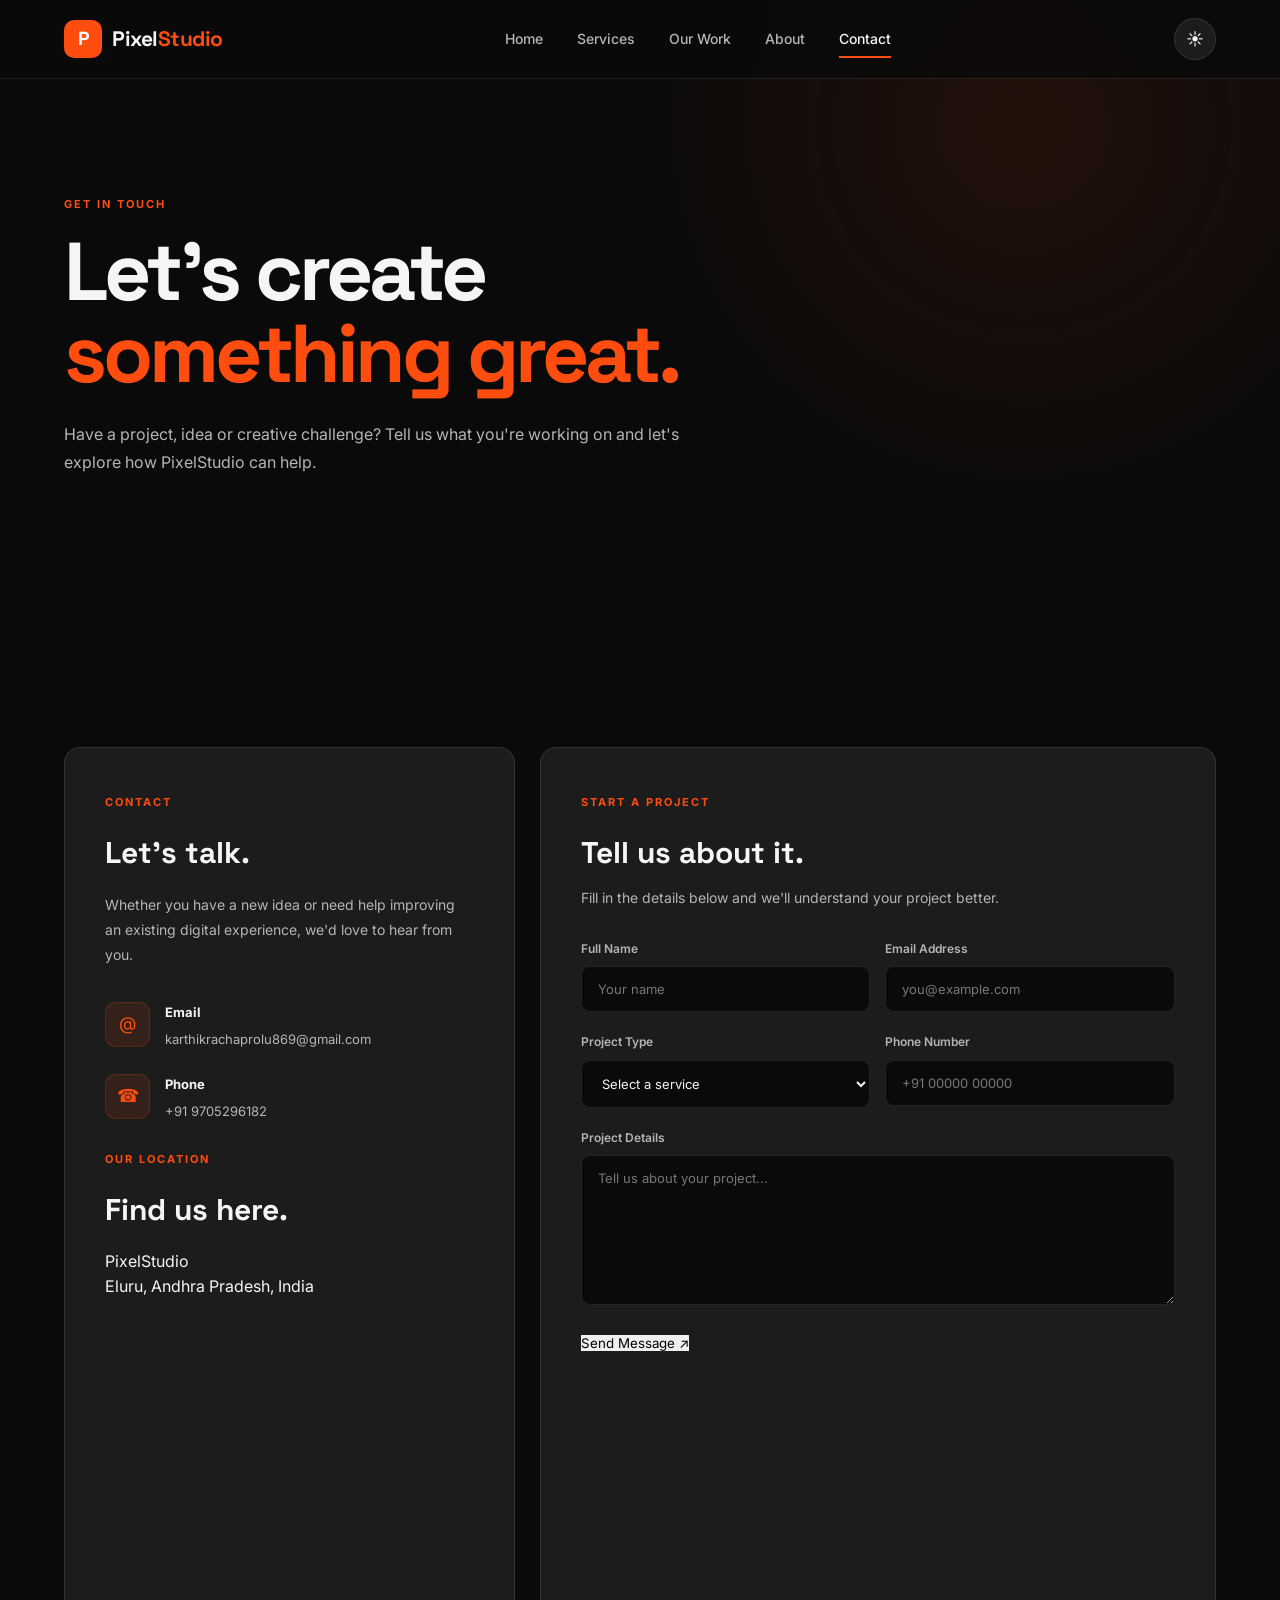
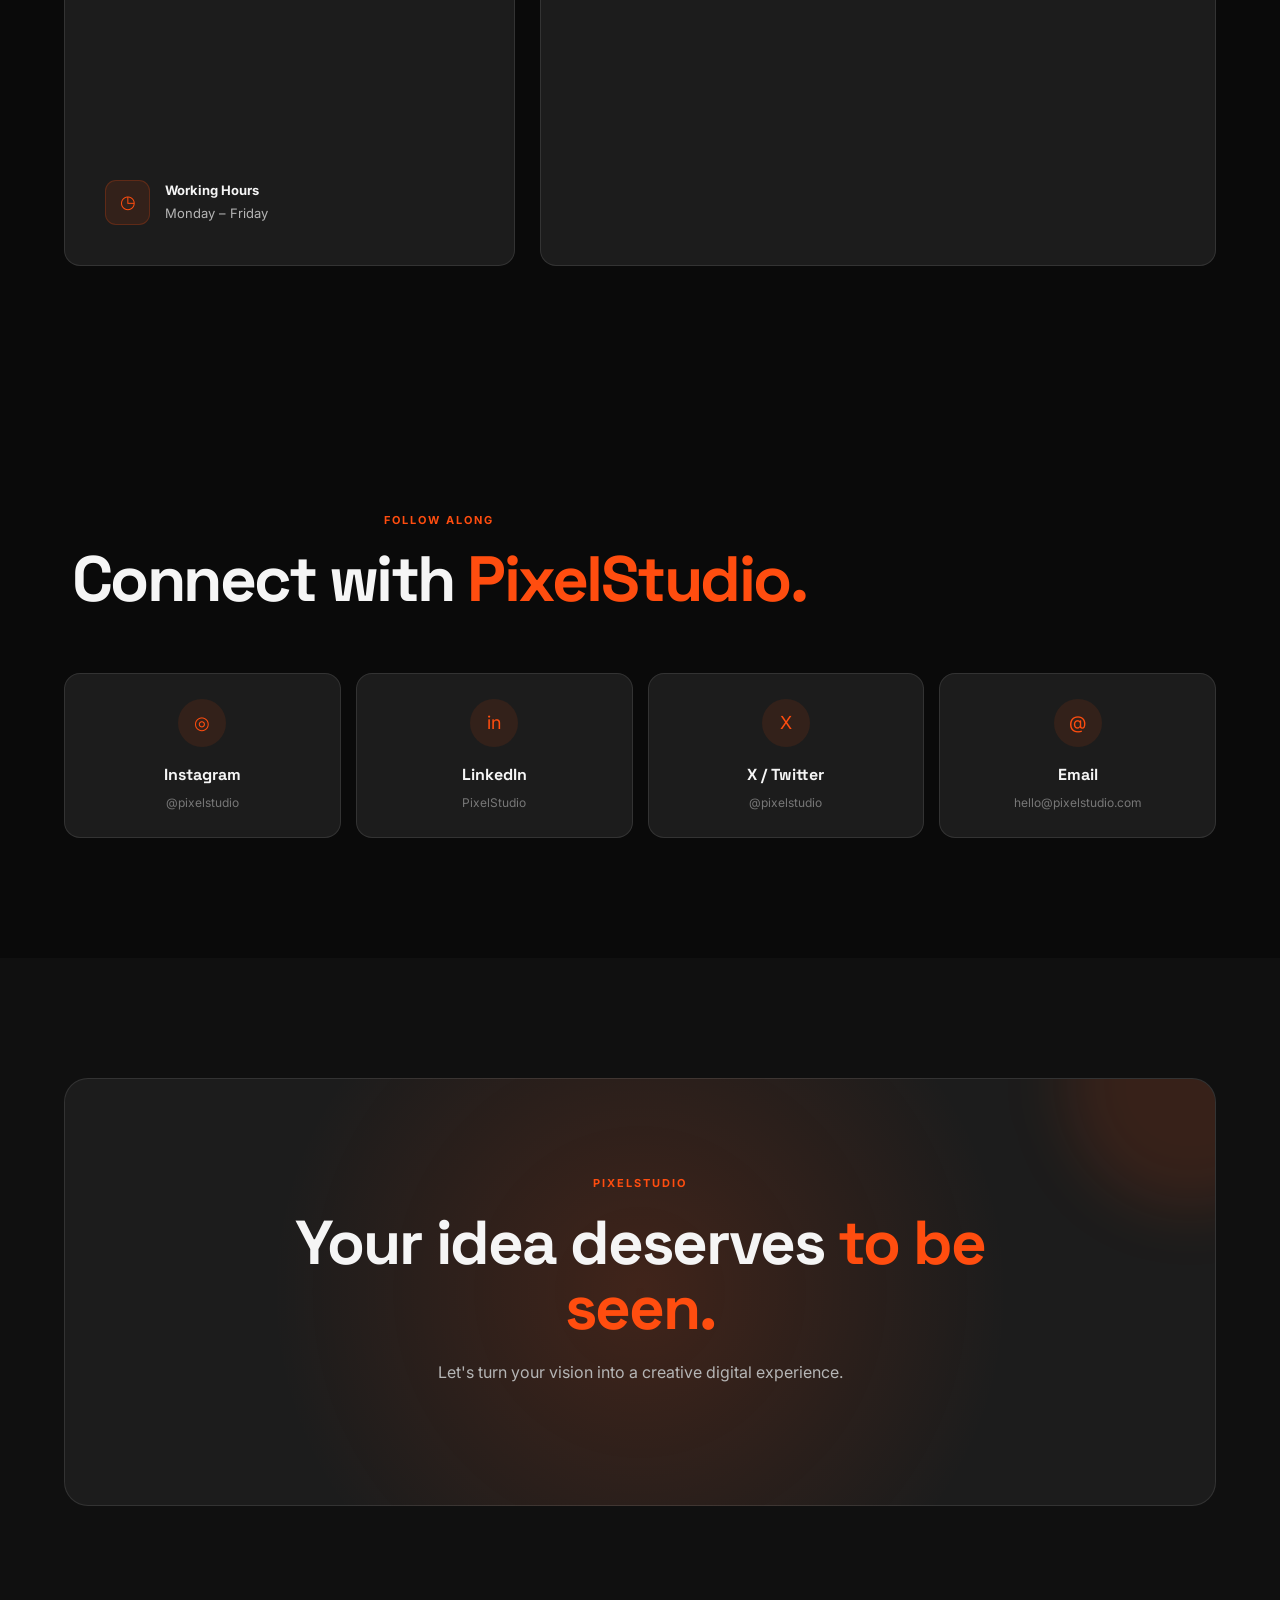
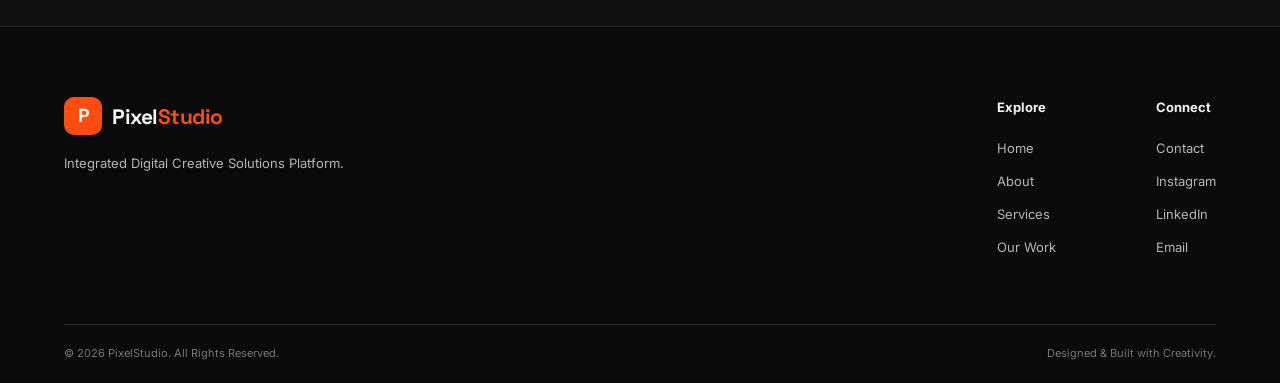
<file: contact.html>
<!DOCTYPE html>
<html lang="en">
<head>
    <meta charset="UTF-8">
    <meta name="viewport" content="width=device-width, initial-scale=1.0">

    <title>Contact | PixelStudio</title>

    <meta
        name="description"
        content="Get in touch with PixelStudio for creative, digital and design solutions."
    >

    <link rel="icon" type="image/png" href="assets/images/favicon.png">

    <!-- Google Fonts -->
    <link rel="preconnect" href="https://fonts.googleapis.com">
    <link rel="preconnect" href="https://fonts.gstatic.com" crossorigin>

    <link
        href="https://fonts.googleapis.com/css2?family=Inter:wght@400;500;600;700;800&family=Space+Grotesk:wght@400;500;600;700&display=swap"
        rel="stylesheet"
    >

    <!-- Main CSS -->
    <link rel="stylesheet" href="css/style.css">

    <style>

        /* =================================================
           CONTACT PAGE
        ================================================= */

        .contact-hero {
            padding-top: 190px;
            padding-bottom: 90px;

            background:
                radial-gradient(
                    circle at 80% 20%,
                    rgba(255, 77, 15, 0.10),
                    transparent 35%
                ),
                var(--bg);
        }

        .contact-hero h1 {
            font-family: "Space Grotesk", sans-serif;

            font-size: clamp(48px, 7vw, 82px);

            line-height: 1;

            letter-spacing: -4px;

            margin-bottom: 25px;
        }

        .contact-hero h1 span {
            display: block;
            color: var(--accent);
        }

        .contact-hero p {
            max-width: 650px;

            color: var(--text-secondary);

            font-size: 16px;

            line-height: 1.8;
        }


        /* =================================================
           CONTACT GRID
        ================================================= */

        .contact-grid {
            display: grid;

            grid-template-columns: 0.8fr 1.2fr;

            gap: 25px;

            align-items: stretch;
        }


        /* =================================================
           CONTACT INFORMATION
        ================================================= */

        .contact-info {
            padding: 40px;

            background: var(--card);

            border: 1px solid var(--border);

            border-radius: var(--radius-md);
        }

        .contact-info h2 {
            font-family: "Space Grotesk", sans-serif;

            font-size: 30px;

            margin-bottom: 15px;
        }

        .contact-info > p {
            color: var(--text-secondary);

            font-size: 14px;

            line-height: 1.8;

            margin-bottom: 35px;
        }

        .contact-details {
            display: flex;

            flex-direction: column;

            gap: 22px;
        }

        .contact-detail {
            display: flex;

            align-items: flex-start;

            gap: 15px;
        }

        .contact-detail-icon {
            flex-shrink: 0;

            width: 45px;
            height: 45px;

            display: grid;

            place-items: center;

            border-radius: 11px;

            background: rgba(255, 77, 15, 0.10);

            border: 1px solid rgba(255, 77, 15, 0.22);

            color: var(--accent);

            font-size: 18px;
        }

        .contact-detail h4 {
            font-size: 13px;

            margin-bottom: 3px;
        }

        .contact-detail p,
        .contact-detail a {
            color: var(--text-secondary);

            font-size: 13px;
        }

        .contact-detail a {
            transition: var(--transition);
        }

        .contact-detail a:hover {
            color: var(--accent);
        }


        /* =================================================
           CONTACT FORM
        ================================================= */

        .contact-form-wrapper {
            padding: 40px;

            background: var(--card);

            border: 1px solid var(--border);

            border-radius: var(--radius-md);
        }

        .contact-form-wrapper h2 {
            font-family: "Space Grotesk", sans-serif;

            font-size: 30px;

            margin-bottom: 10px;
        }

        .contact-form-wrapper > p {
            color: var(--text-secondary);

            font-size: 14px;

            margin-bottom: 30px;
        }

        .contact-form {
            display: grid;

            gap: 20px;
        }

        .form-row {
            display: grid;

            grid-template-columns: 1fr 1fr;

            gap: 15px;
        }

        .form-group {
            display: flex;

            flex-direction: column;

            gap: 8px;
        }

        .form-group label {
            font-size: 12px;

            font-weight: 600;

            color: var(--text-secondary);
        }

        .form-group input,
        .form-group select,
        .form-group textarea {

            width: 100%;

            padding: 14px 16px;

            background: var(--bg);

            border: 1px solid var(--border);

            border-radius: 9px;

            color: var(--text);

            font-family: inherit;

            font-size: 13px;

            outline: none;

            transition: var(--transition);
        }

        .form-group input::placeholder,
        .form-group textarea::placeholder {
            color: var(--text-muted);
        }

        .form-group input:focus,
        .form-group select:focus,
        .form-group textarea:focus {
            border-color: var(--accent);

            box-shadow:
                0 0 0 3px rgba(255, 77, 15, 0.08);
        }

        .form-group textarea {
            min-height: 150px;

            resize: vertical;
        }

        .form-group select {
            cursor: pointer;
        }

        .form-submit {
            margin-top: 5px;
        }

        .form-submit .btn {
            cursor: pointer;

            border: none;
        }


        /* =================================================
           SOCIAL SECTION
        ================================================= */

        .social-section {
            text-align: center;
        }

        .social-grid {
            display: grid;

            grid-template-columns: repeat(4, 1fr);

            gap: 15px;

            margin-top: 45px;
        }

        .social-card {
            padding: 25px;

            background: var(--card);

            border: 1px solid var(--border);

            border-radius: var(--radius-md);

            transition: var(--transition);
        }

        .social-card:hover {
            transform: translateY(-6px);

            border-color: rgba(255, 77, 15, 0.35);
        }

        .social-icon {
            width: 48px;
            height: 48px;

            display: grid;

            place-items: center;

            margin: 0 auto 15px;

            border-radius: 50%;

            background: rgba(255, 77, 15, 0.10);

            color: var(--accent);

            font-size: 18px;
        }

        .social-card h3 {
            font-family: "Space Grotesk", sans-serif;

            font-size: 16px;

            margin-bottom: 5px;
        }

        .social-card p {
            color: var(--text-muted);

            font-size: 12px;
        }


        /* =================================================
           CONTACT RESPONSIVE
        ================================================= */

        @media (max-width: 850px) {

            .contact-grid {
                grid-template-columns: 1fr;
            }

            .social-grid {
                grid-template-columns: repeat(2, 1fr);
            }

        }

        @media (max-width: 600px) {

            .contact-hero {
                padding-top: 140px;
                padding-bottom: 65px;
            }

            .contact-hero h1 {
                font-size: 48px;

                letter-spacing: -3px;
            }

            .contact-info,
            .contact-form-wrapper {
                padding: 28px 22px;
            }

            .form-row {
                grid-template-columns: 1fr;
            }

            .social-grid {
                grid-template-columns: 1fr;
            }

        }

    </style>

</head>


<body>


    <!-- =====================================================
         HEADER
    ====================================================== -->

    <header class="header" id="header">

        <div class="container nav-container">

            <a href="index.html" class="logo">

                <span class="logo-mark">
                    P
                </span>

                <span class="logo-text">
                    Pixel<span>Studio</span>
                </span>

            </a>


            <nav class="navbar" id="navbar">

                <a href="index.html" class="nav-link">
                    Home
                </a>

                <a href="index.html#services" class="nav-link">
                    Services
                </a>

                <a href="index.html#work" class="nav-link">
                    Our Work
                </a>

                <a href="about.html" class="nav-link">
                    About
                </a>

                <a href="contact.html" class="nav-link active">
                    Contact
                </a>

            </nav>


            <div class="nav-actions">

                <button
                    class="theme-toggle"
                    id="themeToggle"
                    aria-label="Toggle dark and light mode"
                >
                    <span class="theme-icon" id="themeIcon">
                        ☀
                    </span>
                </button>


                <button
                    class="menu-toggle"
                    id="menuToggle"
                    aria-label="Open navigation menu"
                >

                    <span></span>
                    <span></span>
                    <span></span>

                </button>

            </div>

        </div>

    </header>


    <!-- =====================================================
         MAIN
    ====================================================== -->

    <main>


        <!-- CONTACT HERO -->

        <section class="contact-hero">

            <div class="container">

                <div class="section-header">

                    <span class="section-label">
                        GET IN TOUCH
                    </span>

                    <h1>
                        Let's create
                        <span>something great.</span>
                    </h1>

                    <p>
                        Have a project, idea or creative challenge?
                        Tell us what you're working on and let's
                        explore how PixelStudio can help.
                    </p>

                </div>

            </div>

        </section>


        <!-- CONTACT AREA -->

        <section class="section">

            <div class="container">

                <div class="contact-grid">


                    <!-- =====================================
                         CONTACT INFORMATION
                    ====================================== -->

                    <div class="contact-info">

                        <span class="section-label">
                            CONTACT
                        </span>

                        <h2>
                            Let's talk.
                        </h2>

                        <p>
                            Whether you have a new idea or need help
                            improving an existing digital experience,
                            we'd love to hear from you.
                        </p>


                        <div class="contact-details">


                            <!-- Email -->

                            <div class="contact-detail">

                                <div class="contact-detail-icon">
                                    @
                                </div>

                                <div>

                                    <h4>
                                        Email
                                    </h4>

                                    <a href="mailto:karthikrachaprolu869@gmail.com">
                                       karthikrachaprolu869@gmail.com
                                    </a>

                                </div>

                            </div>


                            <!-- Phone -->

                            <div class="contact-detail">

                                <div class="contact-detail-icon">
                                    ☎
                                </div>

                                <div>

                                    <h4>
                                        Phone
                                    </h4>

                                    <a href="tel:+91 9705296182">
                                        +91 9705296182
                                    </a>

                                </div>

                            </div>


                         <!-- LOCATION -->
<section class="location-section">

    <div class="location-content">

        <span class="section-label">
            OUR LOCATION
        </span>

        <h2>
            Find us
            <span>here.</span>
        </h2>

        <p>
            PixelStudio<br>
            Eluru, Andhra Pradesh, India
        </p>

    </div>


    <div class="map-container">

        <iframe
            src="https://www.google.com/maps?q=Eluru,Andhra%20Pradesh,India&output=embed"
            width="100%"
            height="450"
            style="border:0;"
            allowfullscreen=""
            loading="lazy"
            referrerpolicy="no-referrer-when-downgrade">
        </iframe>

    </div>

</section>


                            <!-- Working Hours -->

                            <div class="contact-detail">

                                <div class="contact-detail-icon">
                                    ◷
                                </div>

                                <div>

                                    <h4>
                                        Working Hours
                                    </h4>

                                    <p>
                                        Monday – Friday
                                    </p>

                                </div>

                            </div>

                        </div>

                    </div>


                    <!-- =====================================
                         CONTACT FORM
                    ====================================== -->

                    <div class="contact-form-wrapper">

                        <span class="section-label">
                            START A PROJECT
                        </span>

                        <h2>
                            Tell us about it.
                        </h2>

                        <p>
                            Fill in the details below and we'll
                            understand your project better.
                        </p>


                        <form
                            class="contact-form"
                            id="contactForm"
                        >


                            <!-- Name + Email -->

                            <div class="form-row">

                                <div class="form-group">

                                    <label for="name">
                                        Full Name
                                    </label>

                                    <input
                                        type="text"
                                        id="name"
                                        name="name"
                                        placeholder="Your name"
                                        required
                                    >

                                </div>


                                <div class="form-group">

                                    <label for="email">
                                        Email Address
                                    </label>

                                    <input
                                        type="email"
                                        id="email"
                                        name="email"
                                        placeholder="you@example.com"
                                        required
                                    >

                                </div>

                            </div>


                            <!-- Project Type + Phone -->

                            <div class="form-row">

                                <div class="form-group">

                                    <label for="project">
                                        Project Type
                                    </label>

                                    <select
                                        id="project"
                                        name="project"
                                    >

                                        <option value="">
                                            Select a service
                                        </option>

                                        <option value="branding">
                                            Brand Design
                                        </option>

                                        <option value="uiux">
                                            UI / UX Design
                                        </option>

                                        <option value="marketing">
                                            Digital Marketing
                                        </option>

                                        <option value="content">
                                            Creative Content
                                        </option>

                                        <option value="website">
                                            Website Development
                                        </option>

                                    </select>

                                </div>


                                <div class="form-group">

                                    <label for="phone">
                                        Phone Number
                                    </label>

                                    <input
                                        type="tel"
                                        id="phone"
                                        name="phone"
                                        placeholder="+91 00000 00000"
                                    >

                                </div>

                            </div>


                            <!-- Message -->

                            <div class="form-group">

                                <label for="message">
                                    Project Details
                                </label>

                                <textarea
                                    id="message"
                                    name="message"
                                    placeholder="Tell us about your project..."
                                    required
                                ></textarea>

                            </div>


                            <!-- Submit -->

                            <div class="form-submit">

                                <button
                                    type="submit"
                                    class="btn btn-primary"
                                >
                                    Send Message
                                    <span>↗</span>
                                </button>

                            </div>

                        </form>

                    </div>

                </div>

            </div>

        </section>


        <!-- =================================================
             SOCIAL
        ================================================== -->

        <section class="section social-section">

            <div class="container">

                <div class="section-header">

                    <span class="section-label">
                        FOLLOW ALONG
                    </span>

                    <h2>
                        Connect with
                        <span>PixelStudio.</span>
                    </h2>

                </div>


                <div class="social-grid">


                    <a href="#" class="social-card">

                        <div class="social-icon">
                            ◎
                        </div>

                        <h3>
                            Instagram
                        </h3>

                        <p>
                            @pixelstudio
                        </p>

                    </a>


                    <a href="#" class="social-card">

                        <div class="social-icon">
                            in
                        </div>

                        <h3>
                            LinkedIn
                        </h3>

                        <p>
                            PixelStudio
                        </p>

                    </a>


                    <a href="#" class="social-card">

                        <div class="social-icon">
                            X
                        </div>

                        <h3>
                            X / Twitter
                        </h3>

                        <p>
                            @pixelstudio
                        </p>

                    </a>


                    <a href="mailto:hello@pixelstudio.com"
                       class="social-card">

                        <div class="social-icon">
                            @
                        </div>

                        <h3>
                            Email
                        </h3>

                        <p>
                            hello@pixelstudio.com
                        </p>

                    </a>

                </div>

            </div>

        </section>


        <!-- =================================================
             CTA
        ================================================== -->

        <section class="cta section">

            <div class="container">

                <div class="cta-box">

                    <span class="section-label">
                        PIXELSTUDIO
                    </span>

                    <h2>
                        Your idea deserves
                        <span>to be seen.</span>
                    </h2>

                    <p>
                        Let's turn your vision into a creative
                        digital experience.
                    </p>

                </div>

            </div>

        </section>

    </main>


    <!-- =====================================================
         FOOTER
    ====================================================== -->

    <footer class="footer">

        <div class="container">

            <div class="footer-main">


                <div class="footer-brand">

                    <a href="index.html" class="logo">

                        <span class="logo-mark">
                            P
                        </span>

                        <span class="logo-text">
                            Pixel<span>Studio</span>
                        </span>

                    </a>

                    <p>
                        Integrated Digital Creative Solutions Platform.
                    </p>

                </div>


                <div class="footer-links">

                    <div>

                        <h4>
                            Explore
                        </h4>

                        <a href="index.html">
                            Home
                        </a>

                        <a href="about.html">
                            About
                        </a>

                        <a href="index.html#services">
                            Services
                        </a>

                        <a href="index.html#work">
                            Our Work
                        </a>

                    </div>


                    <div>

                        <h4>
                            Connect
                        </h4>

                        <a href="contact.html">
                            Contact
                        </a>

                        <a href="#">
                            Instagram
                        </a>

                        <a href="#">
                            LinkedIn
                        </a>

                        <a href="#">
                            Email
                        </a>

                    </div>

                </div>

            </div>


            <div class="footer-bottom">

                <p>
                    © 2026 PixelStudio. All Rights Reserved.
                </p>

                <p>
                    Designed & Built with Creativity.
                </p>

            </div>

        </div>

    </footer>


    <!-- Main JavaScript -->
    <script src="js/script.js"></script>

</body>
</html>
</file>
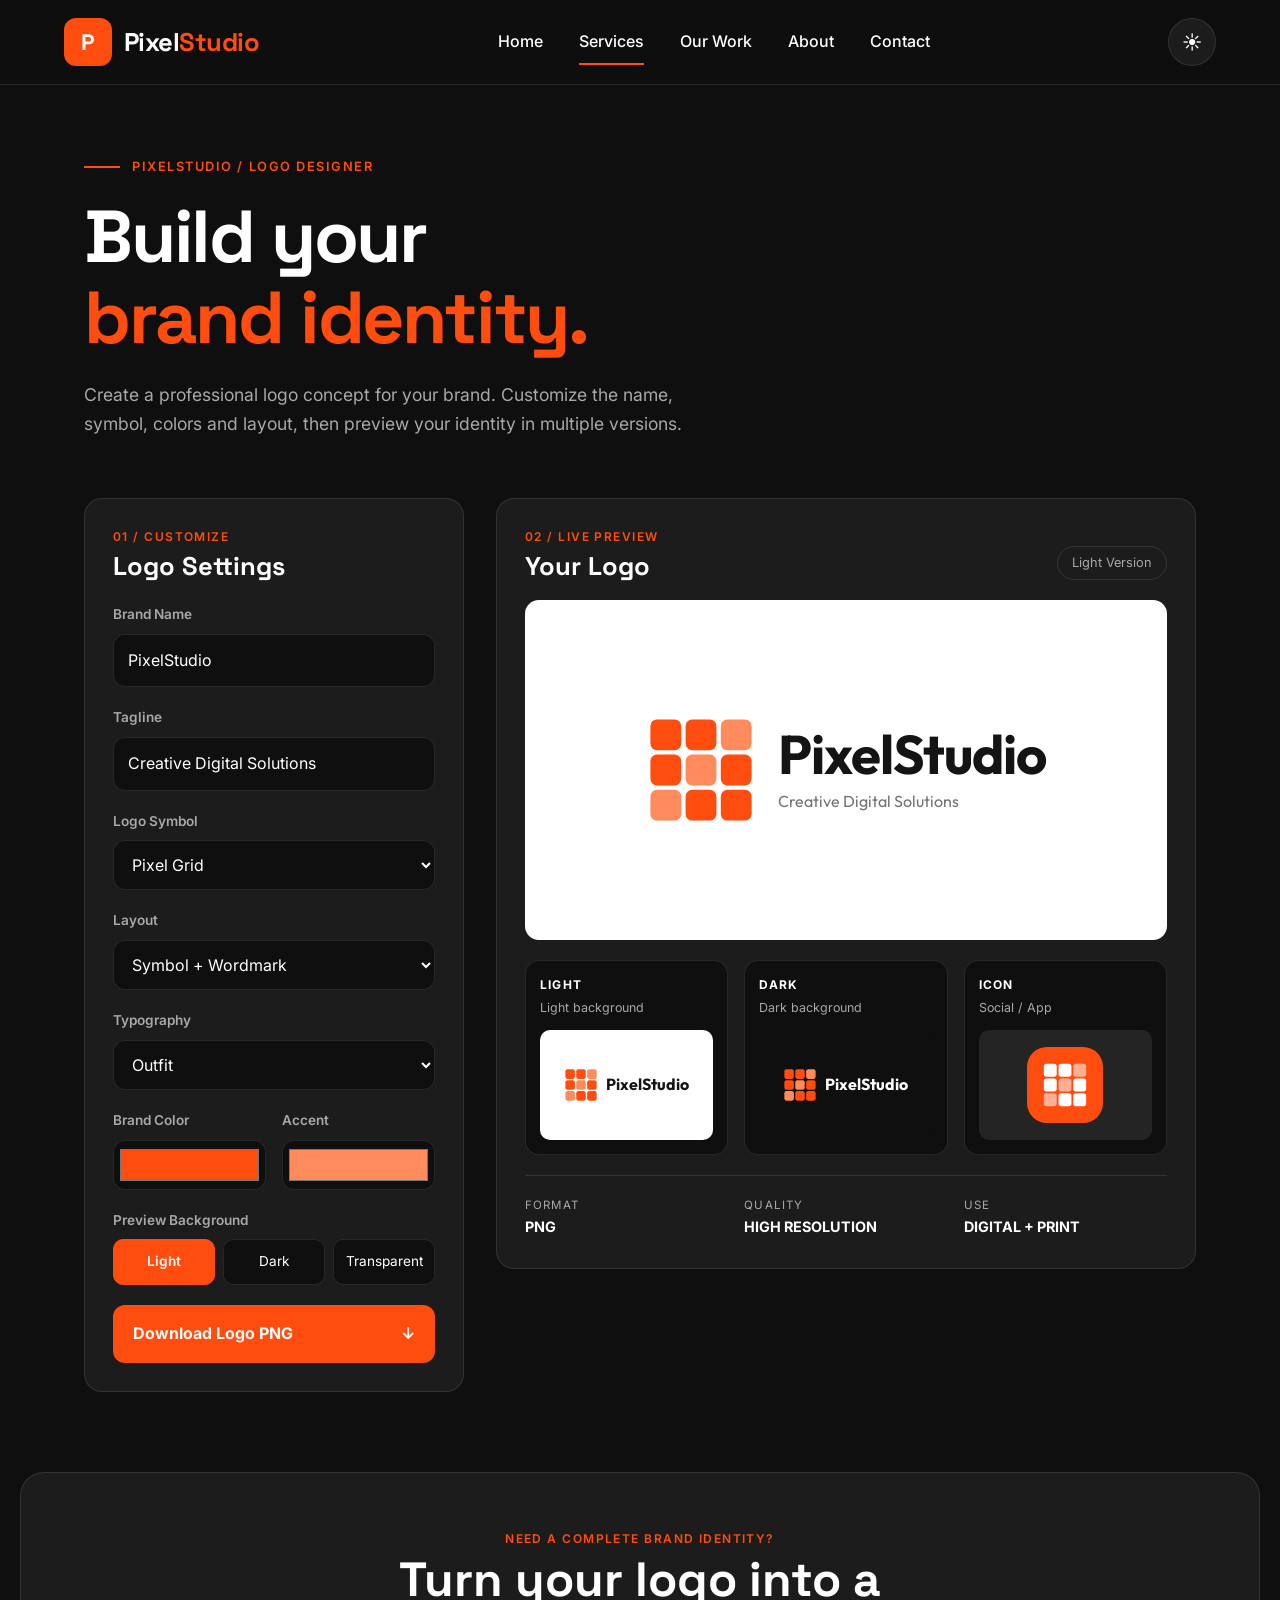
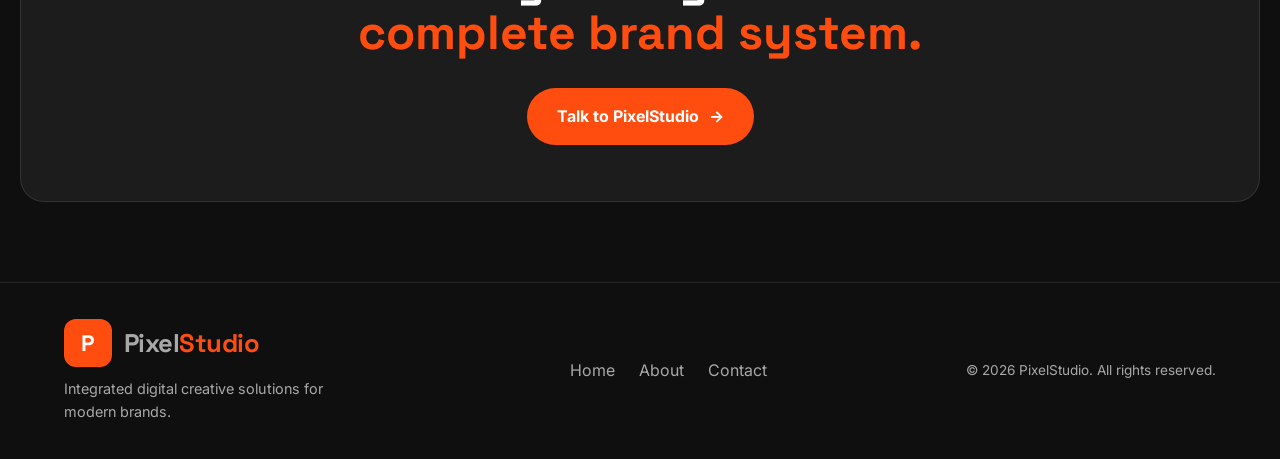
<file: logo-designer.html>
<!DOCTYPE html>
<html lang="en">
<head>
    <meta charset="UTF-8">
    <meta name="viewport" content="width=device-width, initial-scale=1.0">

    <title>Logo Designer | PixelStudio</title>

    <meta name="description" content="Design a professional logo concept with PixelStudio. Customize name, symbol, colors and layout, then download a high-resolution PNG.">
    <link rel="icon" type="image/png" href="assets/images/favicon.png">

    <!-- Google Fonts -->
    <link rel="preconnect" href="https://fonts.googleapis.com">
    <link rel="preconnect" href="https://fonts.gstatic.com" crossorigin>
    <link href="https://fonts.googleapis.com/css2?family=Inter:wght@400;500;600;700&family=Space+Grotesk:wght@500;700&family=Outfit:wght@400;700&family=Bricolage+Grotesque:wght@400;700&family=Fraunces:wght@400;700&display=swap" rel="stylesheet">

    <link rel="stylesheet" href="css/logo-designer.css">
</head>

<body>

<!-- ================= NAVBAR ================= -->

<header class="navbar">

    <a href="index.html" class="brand">
        <span class="brand-icon">P</span>
        <span class="brand-name">Pixel<span>Studio</span></span>
    </a>

    <nav class="nav-links">
        <a href="index.html">Home</a>
        <a href="index.html#services" class="active">Services</a>
        <a href="index.html#work">Our Work</a>
        <a href="about.html">About</a>
        <a href="contact.html">Contact</a>
    </nav>

    <button class="theme-toggle" id="themeToggle">
        ☀
    </button>

    <button class="menu-toggle" id="menuToggle">
        ☰
    </button>

</header>


<!-- ================= HERO ================= -->

<section class="designer-hero">

    <div class="hero-text">

        <div class="eyebrow">
            <span></span>
            PIXELSTUDIO / LOGO DESIGNER
        </div>

        <h1>
            Build your
            <span>brand identity.</span>
        </h1>

        <p>
            Create a professional logo concept for your brand.
            Customize the name, symbol, colors and layout,
            then preview your identity in multiple versions.
        </p>

    </div>

</section>


<!-- ================= DESIGNER ================= -->

<main class="designer">

    <!-- LEFT CONTROLS -->

    <aside class="controls">

        <div class="control-header">
            <div>
                <span class="section-label">01 / CUSTOMIZE</span>
                <h2>Logo Settings</h2>
            </div>
        </div>


        <!-- BRAND -->

        <div class="control-group">

            <label for="brandName">
                Brand Name
            </label>

            <input
                type="text"
                id="brandName"
                value="PixelStudio"
            >

        </div>


        <div class="control-group">

            <label for="tagline">
                Tagline
            </label>

            <input
                type="text"
                id="tagline"
                value="Creative Digital Solutions"
            >

        </div>


        <!-- SYMBOL -->

        <div class="control-group">

            <label for="symbol">
                Logo Symbol
            </label>

            <select id="symbol">

                <option value="pixel">Pixel Grid</option>
                <option value="circle">Circle</option>
                <option value="hex">Hexagon</option>
                <option value="spark">Spark</option>

            </select>

        </div>


        <!-- LAYOUT -->

        <div class="control-group">

            <label for="layout">
                Layout
            </label>

            <select id="layout">

                <option value="horizontal">
                    Symbol + Wordmark
                </option>

                <option value="vertical">
                    Stacked
                </option>

                <option value="symbol">
                    Symbol Only
                </option>

                <option value="wordmark">
                    Wordmark Only
                </option>

            </select>

        </div>


        <!-- FONT -->

        <div class="control-group">

            <label for="font">
                Typography
            </label>

            <select id="font">

                <option value="Outfit">
                    Outfit
                </option>

                <option value="Bricolage Grotesque">
                    Bricolage Grotesque
                </option>

                <option value="Fraunces">
                    Fraunces
                </option>

            </select>

        </div>


        <!-- COLORS -->

        <div class="color-grid">

            <div class="control-group">

                <label for="brandColor">
                    Brand Color
                </label>

                <input
                    type="color"
                    id="brandColor"
                    value="#FF4D0F"
                >

            </div>


            <div class="control-group">

                <label for="accentColor">
                    Accent
                </label>

                <input
                    type="color"
                    id="accentColor"
                    value="#FF8A5B"
                >

            </div>

        </div>


        <!-- BACKGROUND -->

        <div class="control-group">

            <label>
                Preview Background
            </label>

            <div class="background-buttons">

                <button
                    class="background-btn active"
                    data-background="light">
                    Light
                </button>

                <button
                    class="background-btn"
                    data-background="dark">
                    Dark
                </button>

                <button
                    class="background-btn"
                    data-background="transparent">
                    Transparent
                </button>

            </div>

        </div>


        <button id="downloadLogo" class="download-btn">
            Download Logo PNG
            <span>↓</span>
        </button>

    </aside>


    <!-- RIGHT PREVIEW -->

    <section class="preview-area">

        <div class="preview-header">

            <div>
                <span class="section-label">
                    02 / LIVE PREVIEW
                </span>

                <h2>Your Logo</h2>
            </div>

            <span id="previewStatus">
                Light Version
            </span>

        </div>


        <!-- MAIN LOGO -->

        <div
            class="logo-preview"
            id="logoPreview">

            <div
                class="logo-container"
                id="logoContainer">

                <div
                    class="logo-symbol"
                    id="logoSymbol">
                    P
                </div>

                <div class="logo-text">

                    <strong id="previewName">
                        PixelStudio
                    </strong>

                    <small id="previewTagline">
                        Creative Digital Solutions
                    </small>

                </div>

            </div>

        </div>


        <!-- VERSIONS -->

        <div class="versions">

            <div class="version-card">

                <div class="version-heading">
                    <span>LIGHT</span>
                    <small>Light background</small>
                </div>

                <div class="mini-preview light-preview">

                    <div class="mini-logo">
                        <span class="mini-symbol">P</span>
                        <strong id="lightName">
                            PixelStudio
                        </strong>
                    </div>

                </div>

            </div>


            <div class="version-card">

                <div class="version-heading">
                    <span>DARK</span>
                    <small>Dark background</small>
                </div>

                <div class="mini-preview dark-preview">

                    <div class="mini-logo">
                        <span class="mini-symbol">P</span>
                        <strong id="darkName">
                            PixelStudio
                        </strong>
                    </div>

                </div>

            </div>


            <div class="version-card">

                <div class="version-heading">
                    <span>ICON</span>
                    <small>Social / App</small>
                </div>

                <div class="mini-preview icon-preview">

                    <div
                        class="icon-logo"
                        id="iconLogo">
                        P
                    </div>

                </div>

            </div>

        </div>


        <!-- INFO -->

        <div class="designer-info">

            <div>
                <span>FORMAT</span>
                <strong>PNG</strong>
            </div>

            <div>
                <span>QUALITY</span>
                <strong>HIGH RESOLUTION</strong>
            </div>

            <div>
                <span>USE</span>
                <strong>DIGITAL + PRINT</strong>
            </div>

        </div>

    </section>

</main>


<!-- ================= CTA ================= -->

<section class="designer-cta">

    <span class="section-label">
        NEED A COMPLETE BRAND IDENTITY?
    </span>

    <h2>
        Turn your logo into a
        <span>complete brand system.</span>
    </h2>

    <a href="contact.html" class="cta-btn">
        Talk to PixelStudio
        <span>→</span>
    </a>

</section>


<!-- ================= FOOTER ================= -->

<footer class="footer">

    <div class="footer-brand">

        <a href="index.html" class="brand">
            <span class="brand-icon">P</span>
            <span class="brand-name">Pixel<span>Studio</span></span>
        </a>

        <p>
            Integrated digital creative solutions
            for modern brands.
        </p>

    </div>

    <div class="footer-links">

        <a href="index.html">Home</a>
        <a href="about.html">About</a>
        <a href="contact.html">Contact</a>

    </div>

    <div class="footer-copy">
        © 2026 PixelStudio. All rights reserved.
    </div>

</footer>


<script src="js/logo-designer.js"></script>

</body>
</html>
</file>
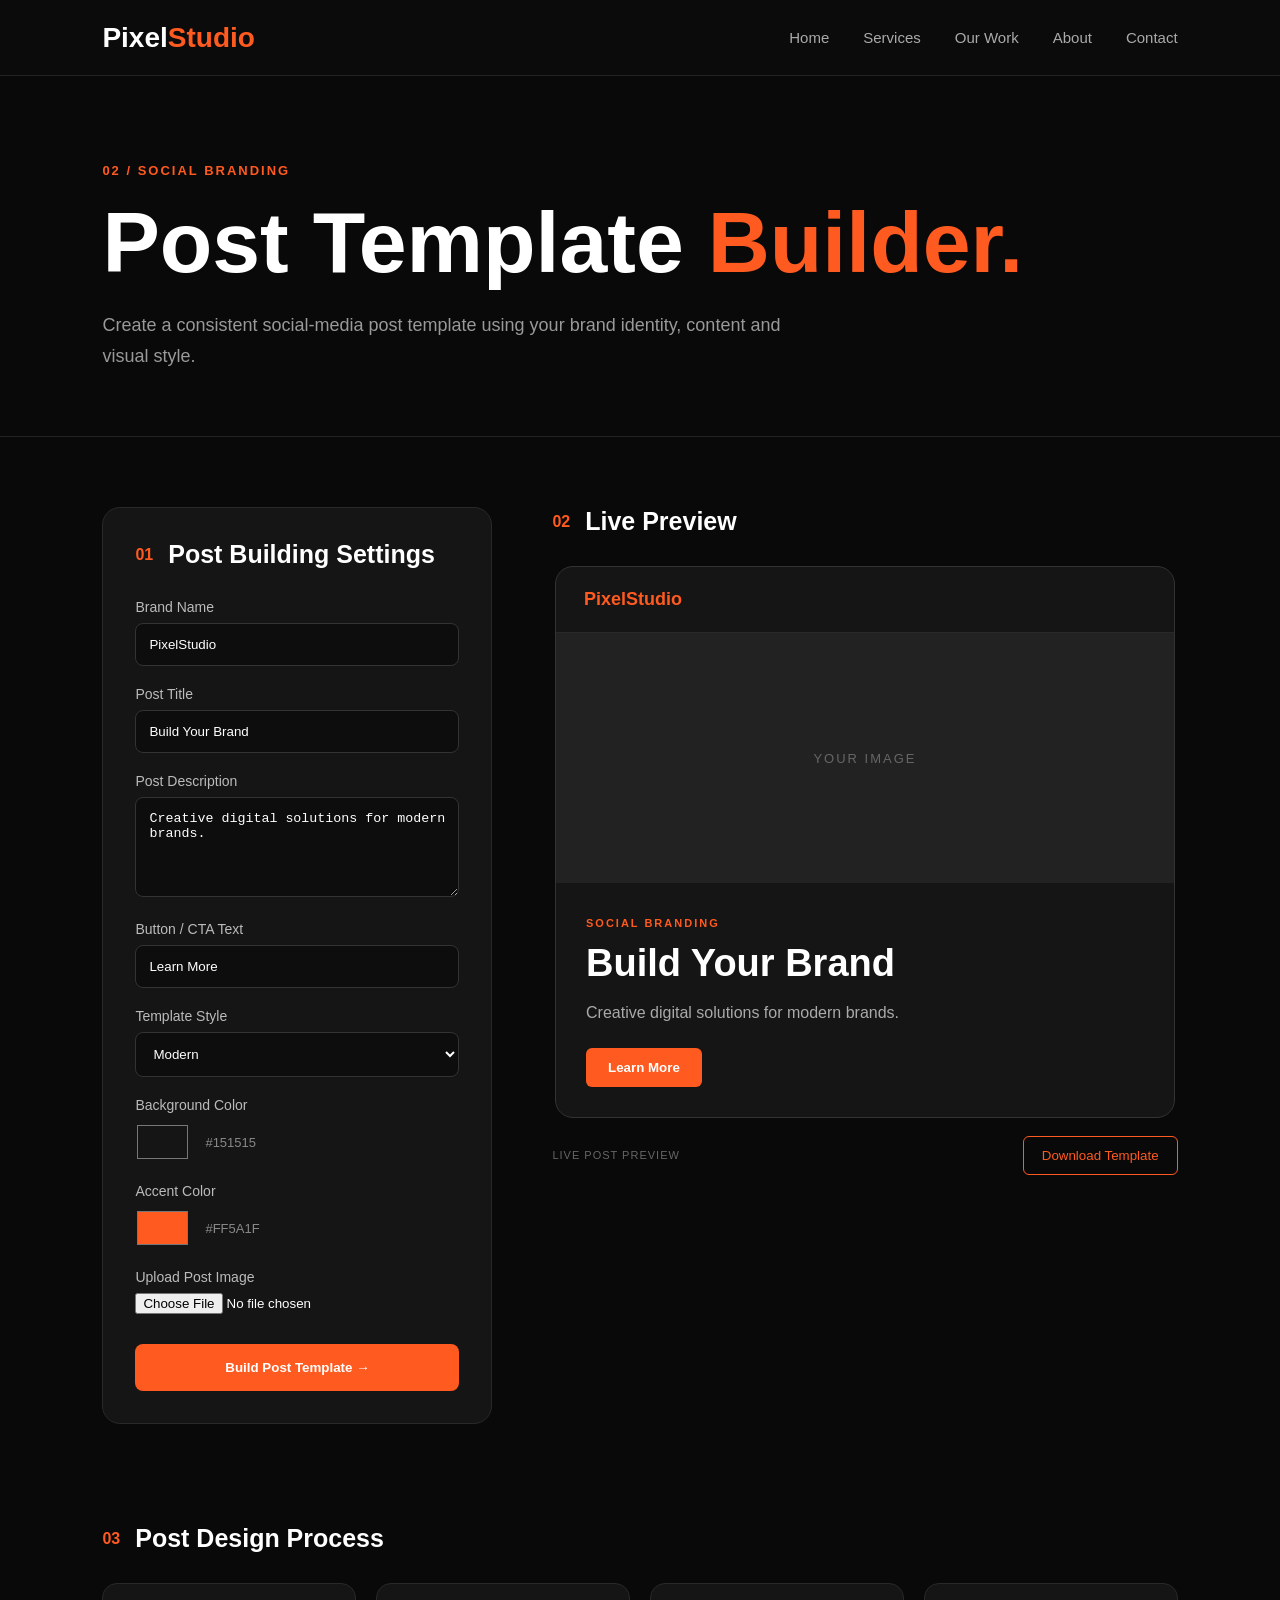
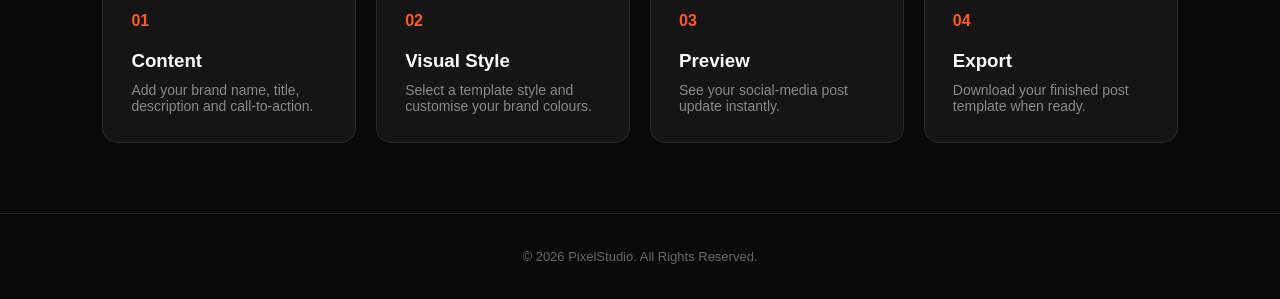
<file: post-template-builder.html>
<!DOCTYPE html>
<html lang="en">

<head>
    <meta charset="UTF-8">
    <meta name="viewport" content="width=device-width, initial-scale=1.0">

    <title>Post Template Builder | PixelStudio</title>

    <link rel="stylesheet" href="css/post-template-builder.css">
</head>

<body>

<header class="navbar">

    <a href="social-branding.html" class="logo">
        Pixel<span>Studio</span>
    </a>

    <nav>
        <a href="index.html">Home</a>
        <a href="brand-design.html">Services</a>
        <a href="index.html">Our Work</a>
        <a href="about.html">About</a>
        <a href="contact.html">Contact</a>
    </nav>

</header>


<!-- HERO -->

<section class="hero">

    <div class="hero-content">

        <span class="eyebrow">
            02 / SOCIAL BRANDING
        </span>

        <h1>
            Post Template
            <span>Builder.</span>
        </h1>

        <p>
            Create a consistent social-media post template
            using your brand identity, content and visual style.
        </p>

    </div>

</section>


<!-- BUILDER -->

<main class="builder">

    <!-- SETTINGS -->

    <section class="controls">

        <div class="section-title">
            <span>01</span>
            <h2>Post Building Settings</h2>
        </div>


        <label>
            Brand Name
        </label>

        <input
            type="text"
            id="brandName"
            value="PixelStudio"
            placeholder="Enter brand name"
        >


        <label>
            Post Title
        </label>

        <input
            type="text"
            id="postTitle"
            value="Build Your Brand"
            placeholder="Enter post title"
        >


        <label>
            Post Description
        </label>

        <textarea
            id="postDescription"
            placeholder="Enter your post content"
        >Creative digital solutions for modern brands.</textarea>


        <label>
            Button / CTA Text
        </label>

        <input
            type="text"
            id="ctaText"
            value="Learn More"
            placeholder="Example: Learn More"
        >


        <label>
            Template Style
        </label>

        <select id="templateStyle">

            <option value="modern">
                Modern
            </option>

            <option value="minimal">
                Minimal
            </option>

            <option value="bold">
                Bold
            </option>

            <option value="creative">
                Creative
            </option>

        </select>


        <label>
            Background Color
        </label>

        <div class="color-control">

            <input
                type="color"
                id="backgroundColor"
                value="#151515"
            >

            <span id="backgroundValue">
                #151515
            </span>

        </div>


        <label>
            Accent Color
        </label>

        <div class="color-control">

            <input
                type="color"
                id="accentColor"
                value="#ff5a1f"
            >

            <span id="accentValue">
                #FF5A1F
            </span>

        </div>


        <label>
            Upload Post Image
        </label>

        <input
            type="file"
            id="postImage"
            accept="image/*"
        >


        <button
            class="build-btn"
            id="buildBtn"
        >
            Build Post Template →
        </button>


        <div
            class="success-message"
            id="successMessage"
        >
            Post Template Built Successfully ✓
        </div>

    </section>


    <!-- PREVIEW -->

    <section class="preview-section">

        <div class="section-title">

            <span>02</span>

            <h2>
                Live Preview
            </h2>

        </div>


        <div
            class="post-preview"
            id="postPreview"
        >

            <div class="post-top">

                <span
                    id="previewBrand"
                    class="preview-brand"
                >
                    PixelStudio
                </span>

            </div>


            <div
                class="post-image-area"
                id="postImageArea"
            >

                <div class="image-placeholder">
                    YOUR IMAGE
                </div>

            </div>


            <div class="post-content">

                <span
                    class="post-label"
                    id="previewLabel"
                >
                    SOCIAL BRANDING
                </span>


                <h2 id="previewTitle">
                    Build Your Brand
                </h2>


                <p id="previewDescription">
                    Creative digital solutions for modern brands.
                </p>


                <button
                    class="cta-button"
                    id="previewCTA"
                >
                    Learn More
                </button>

            </div>

        </div>


        <div class="preview-actions">

            <span>
                LIVE POST PREVIEW
            </span>

            <button
                class="download-btn"
                id="downloadBtn"
            >
                Download Template
            </button>

        </div>

    </section>

</main>


<!-- PROCESS -->

<section class="process">

    <div class="section-title">

        <span>03</span>

        <h2>
            Post Design Process
        </h2>

    </div>


    <div class="process-grid">

        <div class="process-card">

            <span>01</span>

            <h3>
                Content
            </h3>

            <p>
                Add your brand name, title,
                description and call-to-action.
            </p>

        </div>


        <div class="process-card">

            <span>02</span>

            <h3>
                Visual Style
            </h3>

            <p>
                Select a template style and
                customise your brand colours.
            </p>

        </div>


        <div class="process-card">

            <span>03</span>

            <h3>
                Preview
            </h3>

            <p>
                See your social-media post
                update instantly.
            </p>

        </div>


        <div class="process-card">

            <span>04</span>

            <h3>
                Export
            </h3>

            <p>
                Download your finished post
                template when ready.
            </p>

        </div>

    </div>

</section>


<footer>

    © 2026 PixelStudio. All Rights Reserved.

</footer>


<script src="js/post-template-builder.js"></script>

</body>

</html>
</file>
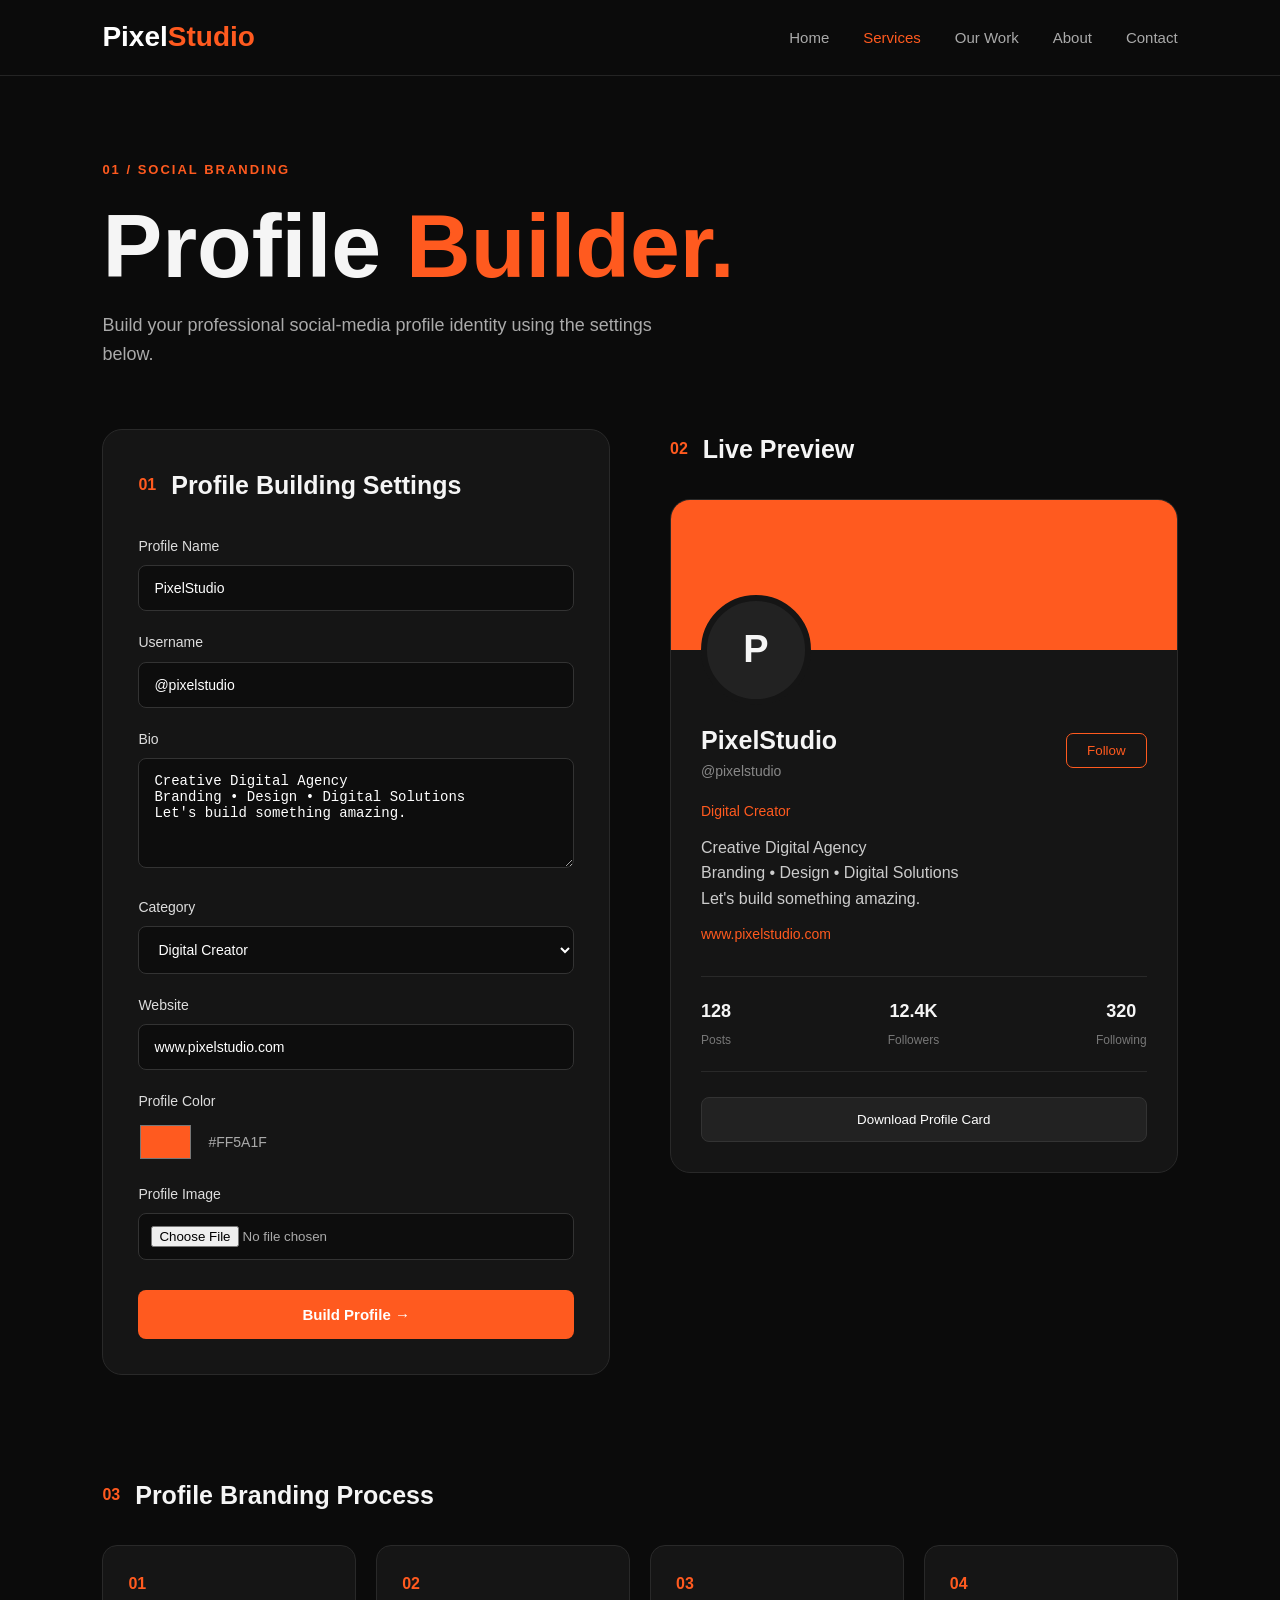
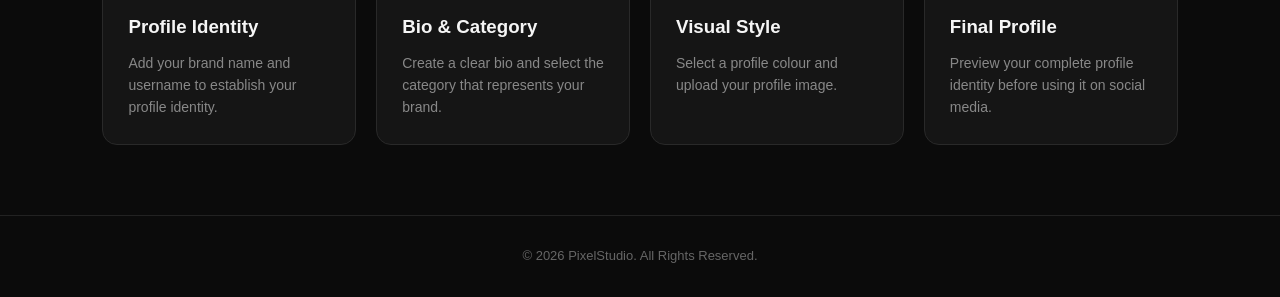
<file: profile-builder.html>
<!DOCTYPE html>
<html lang="en">

<head>
    <meta charset="UTF-8">
    <meta name="viewport" content="width=device-width, initial-scale=1.0">

    <title>Profile Builder | PixelStudio</title>

    <link rel="stylesheet" href="css/profile-builder.css">
</head>

<body>

<header class="navbar">

    <a href="social-branding.html" class="logo">
        Pixel<span>Studio</span>
    </a>

    <nav>
        <a href="index.html">Home</a>
        <a href="brand-design.html" class="active">Services</a>
        <a href="index.html">Our Work</a>
        <a href="about.html">About</a>
        <a href="contact.html">Contact</a>
    </nav>

</header>


<section class="hero">

    <div class="hero-content">

        <span class="eyebrow">
            01 / SOCIAL BRANDING
        </span>

        <h1>
            Profile <span>Builder.</span>
        </h1>

        <p>
            Build your professional social-media profile
            identity using the settings below.
        </p>

    </div>

</section>


<main class="builder">

    <!-- PROFILE SETTINGS -->

    <section class="controls">

        <div class="section-title">
            <span>01</span>
            <h2>Profile Building Settings</h2>
        </div>

        <label>Profile Name</label>

        <input
            type="text"
            id="profileName"
            value="PixelStudio"
            placeholder="Enter profile name"
        >


        <label>Username</label>

        <input
            type="text"
            id="username"
            value="@pixelstudio"
            placeholder="@username"
        >


        <label>Bio</label>

        <textarea
            id="bio"
            placeholder="Write your profile bio"
        >Creative Digital Agency
Branding • Design • Digital Solutions
Let's build something amazing.</textarea>


        <label>Category</label>

        <select id="category">

            <option>Digital Creator</option>
            <option>Creative Agency</option>
            <option>Designer</option>
            <option>Business</option>
            <option>Personal Brand</option>

        </select>


        <label>Website</label>

        <input
            type="text"
            id="website"
            value="www.pixelstudio.com"
            placeholder="www.example.com"
        >


        <label>Profile Color</label>

        <div class="color-control">

            <input
                type="color"
                id="profileColor"
                value="#ff5a1f"
            >

            <span id="colorValue">
                #FF5A1F
            </span>

        </div>


        <label>Profile Image</label>

        <input
            type="file"
            id="profileImage"
            accept="image/*"
        >


        <button
            class="build-btn"
            id="buildBtn"
        >
            Build Profile →
        </button>

        <div
            class="success-message"
            id="successMessage"
        >
            Profile built successfully ✓
        </div>

    </section>


    <!-- LIVE PREVIEW -->

    <section class="preview-section">

        <div class="section-title">

            <span>02</span>

            <h2>Live Preview</h2>

        </div>


        <div
            class="profile-preview"
            id="profilePreview"
        >

            <div
                class="profile-top"
                id="profileTop"
            ></div>


            <div class="profile-body">

                <div class="avatar-wrapper">

                    <div
                        class="avatar"
                        id="avatar"
                    >
                        P
                    </div>

                </div>


                <div class="profile-header">

                    <div>

                        <h2 id="previewName">
                            PixelStudio
                        </h2>

                        <p
                            class="preview-username"
                            id="previewUsername"
                        >
                            @pixelstudio
                        </p>

                    </div>

                    <button class="follow-btn">
                        Follow
                    </button>

                </div>


                <p
                    class="preview-category"
                    id="previewCategory"
                >
                    Digital Creator
                </p>


                <p
                    class="preview-bio"
                    id="previewBio"
                >
                    Creative Digital Agency
                    <br>
                    Branding • Design • Digital Solutions
                    <br>
                    Let's build something amazing.
                </p>


                <p
                    class="preview-website"
                    id="previewWebsite"
                >
                    www.pixelstudio.com
                </p>


                <div class="profile-stats">

                    <div>
                        <strong>128</strong>
                        <span>Posts</span>
                    </div>

                    <div>
                        <strong>12.4K</strong>
                        <span>Followers</span>
                    </div>

                    <div>
                        <strong>320</strong>
                        <span>Following</span>
                    </div>

                </div>


                <button
                    class="download-btn"
                    id="downloadBtn"
                >
                    Download Profile Card
                </button>

            </div>

        </div>

    </section>

</main>


<!-- PROCESS -->

<section class="process">

    <div class="section-title">

        <span>03</span>

        <h2>Profile Branding Process</h2>

    </div>


    <div class="process-grid">

        <div class="process-card">
            <span>01</span>
            <h3>Profile Identity</h3>
            <p>
                Add your brand name and username
                to establish your profile identity.
            </p>
        </div>


        <div class="process-card">
            <span>02</span>
            <h3>Bio & Category</h3>
            <p>
                Create a clear bio and select the
                category that represents your brand.
            </p>
        </div>


        <div class="process-card">
            <span>03</span>
            <h3>Visual Style</h3>
            <p>
                Select a profile colour and upload
                your profile image.
            </p>
        </div>


        <div class="process-card">
            <span>04</span>
            <h3>Final Profile</h3>
            <p>
                Preview your complete profile identity
                before using it on social media.
            </p>
        </div>

    </div>

</section>


<footer>
    © 2026 PixelStudio. All Rights Reserved.
</footer>


<script src="js/profile-builder.js"></script>

</body>
</html>
</file>
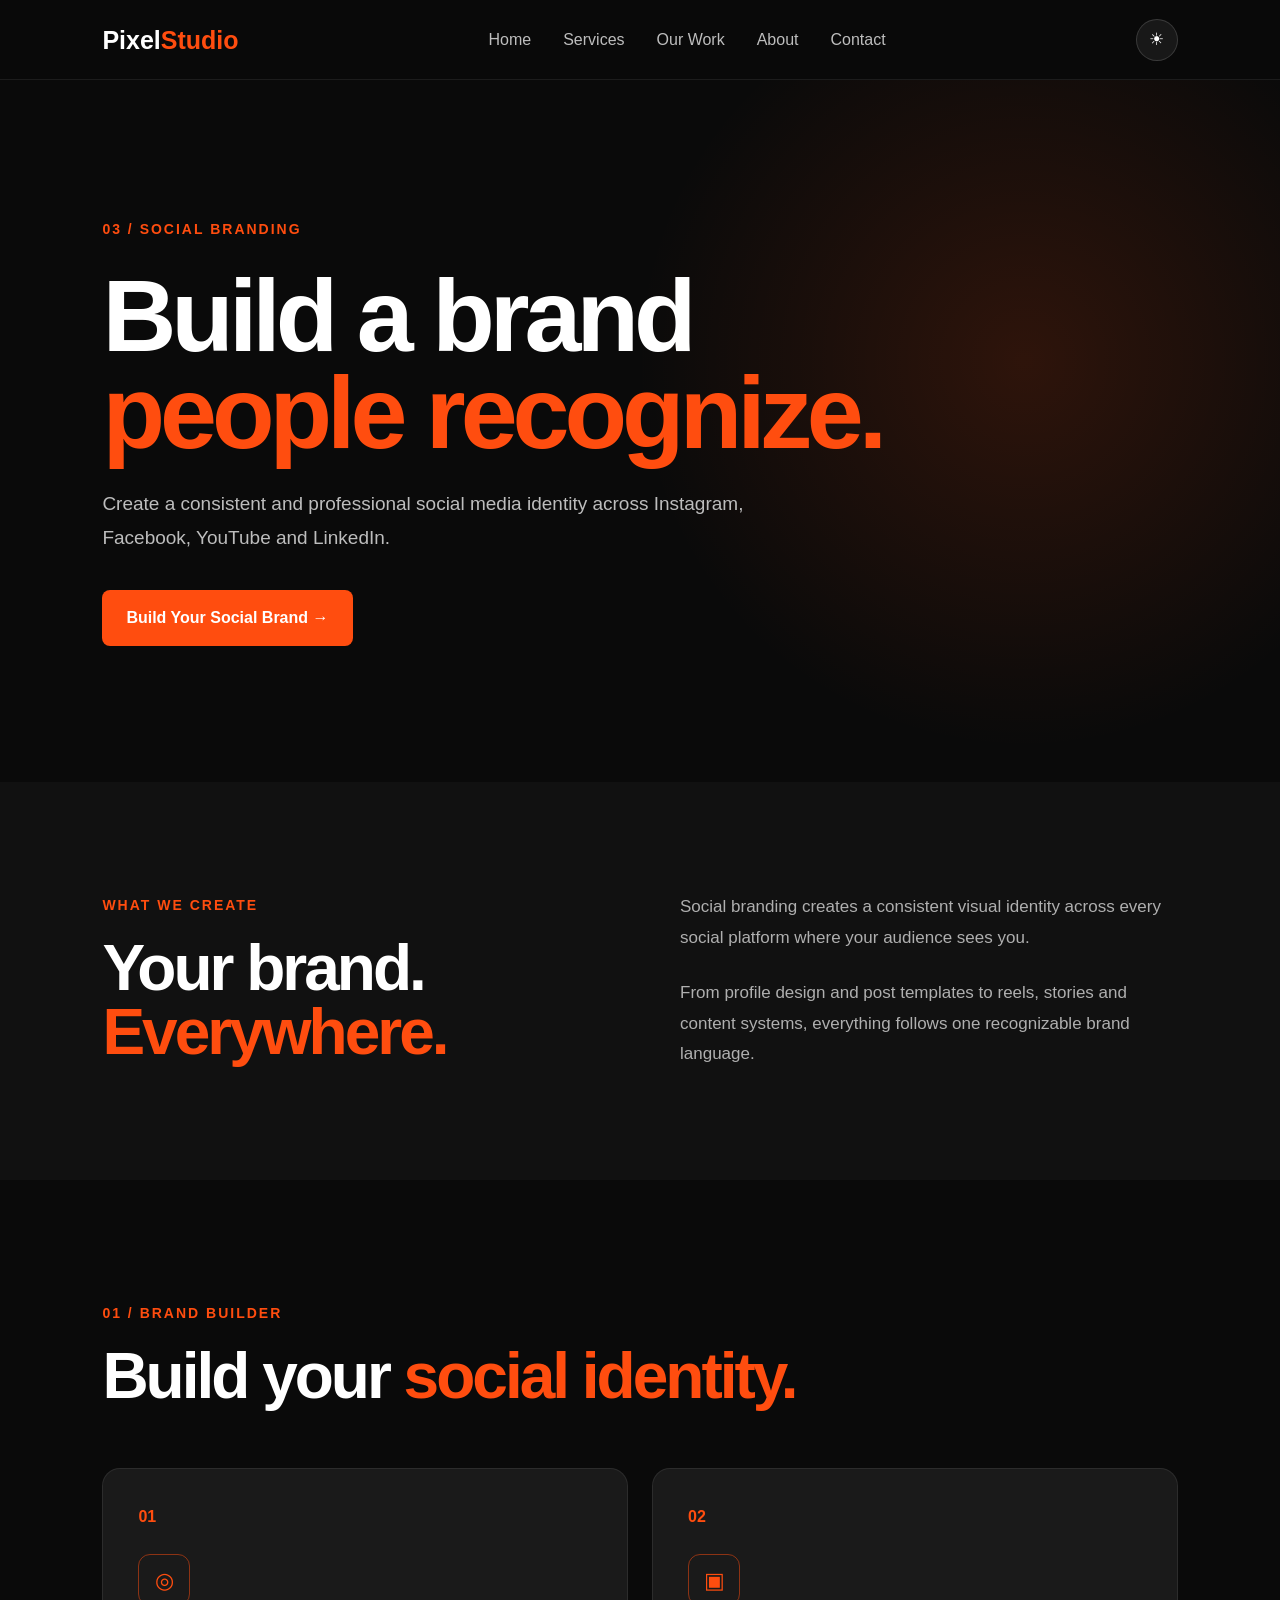
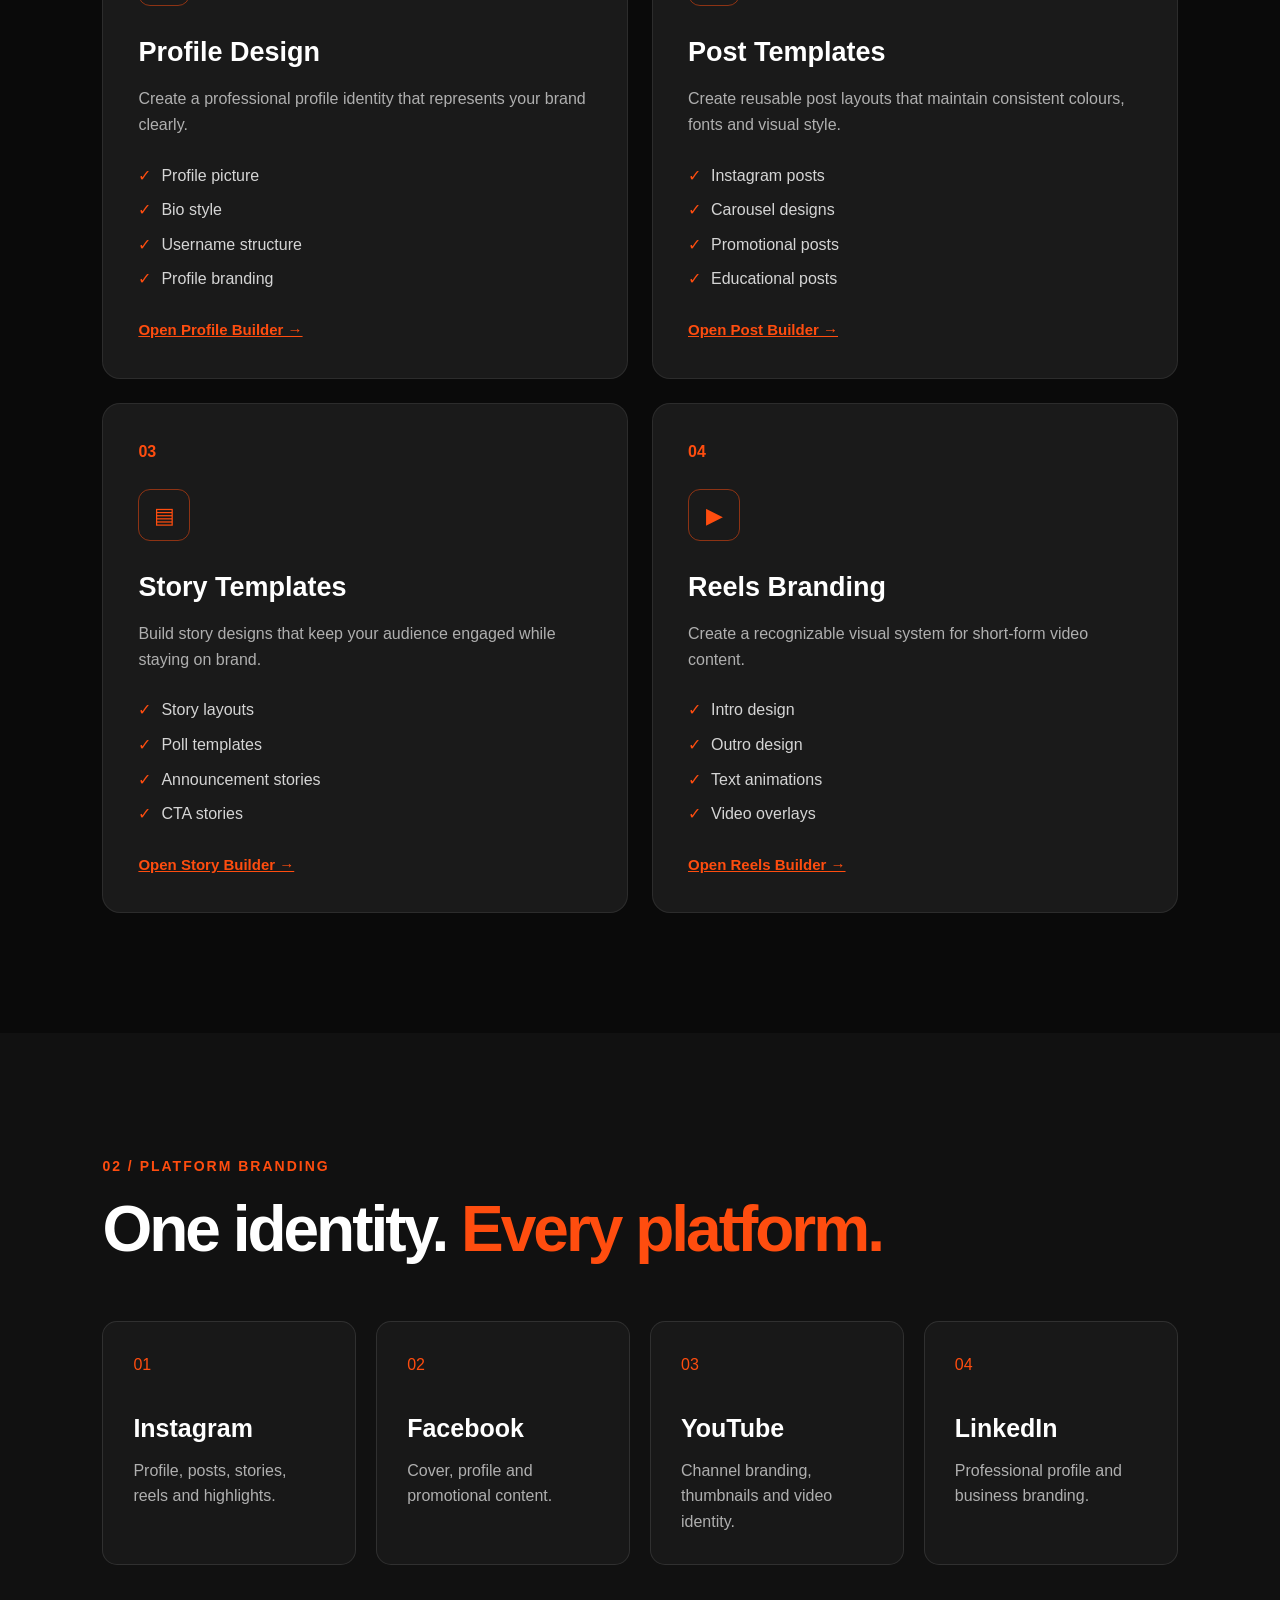
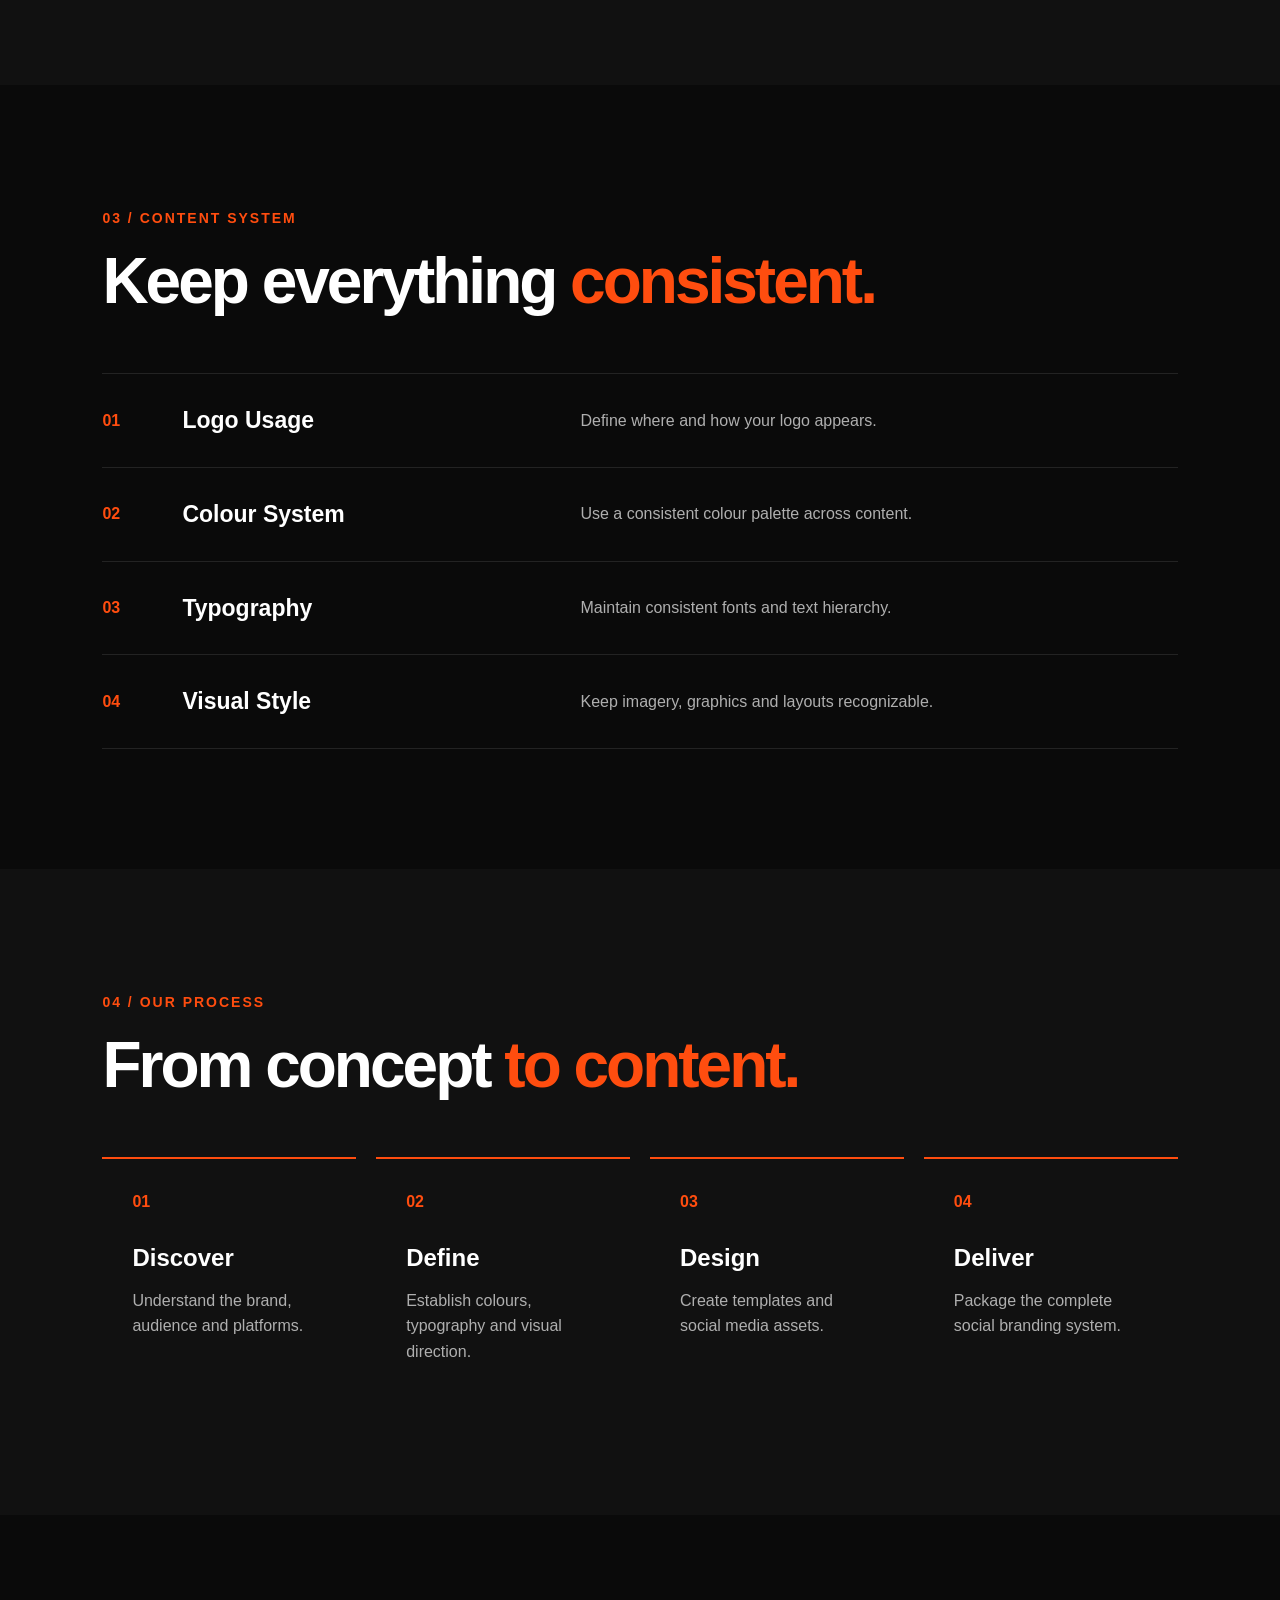
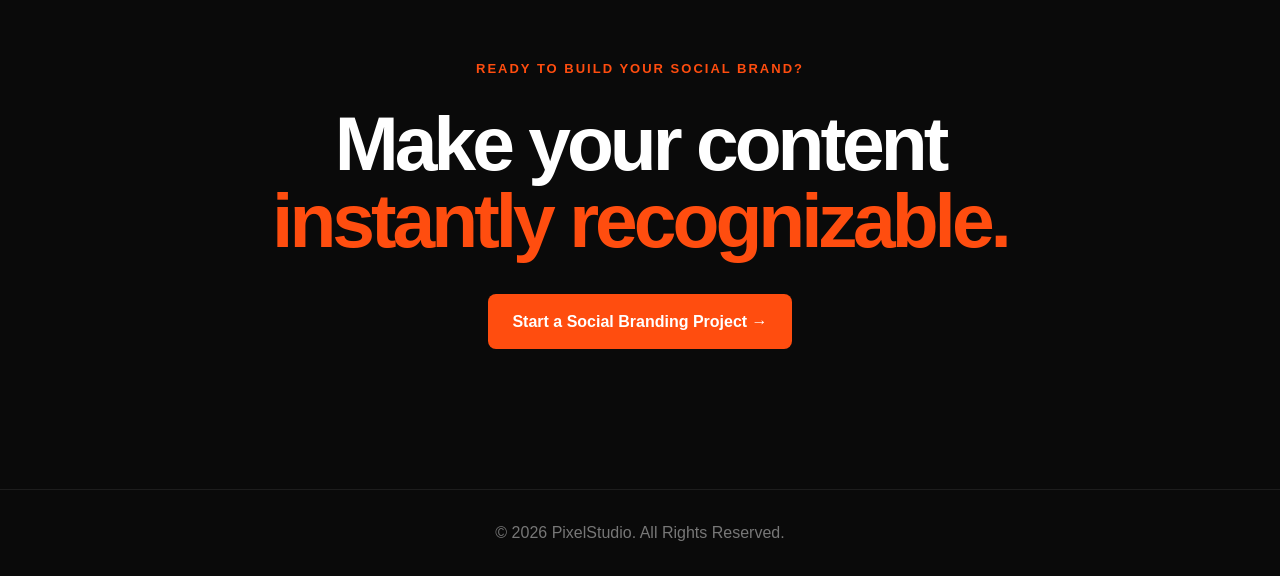
<file: social-branding.html>
<!DOCTYPE html>
<html lang="en">

<head>
    <meta charset="UTF-8">
    <meta name="viewport" content="width=device-width, initial-scale=1.0">

    <title>Social Branding | PixelStudio</title>

    <link rel="stylesheet" href="css/social-branding.css">
</head>

<body>

    <!-- NAVBAR -->
    <header class="navbar">

        <a href="index.html" class="logo">
            Pixel<span>Studio</span>
        </a>

        <nav>
            <a href="index.html">Home</a>
            <a href="brand-design.html">Services</a>
            <a href="index.html#work">Our Work</a>
            <a href="about.html">About</a>
            <a href="contact.html">Contact</a>
        </nav>

        <button id="themeToggle" class="theme-btn">
            ☀
        </button>

    </header>


    <!-- HERO -->
    <section class="hero">

        <div class="hero-content">

            <span class="eyebrow">
                03 / SOCIAL BRANDING
            </span>

            <h1>
                Build a brand
                <span>people recognize.</span>
            </h1>

            <p>
                Create a consistent and professional social media identity
                across Instagram, Facebook, YouTube and LinkedIn.
            </p>

            <a href="#brand-builder" class="hero-btn">
                Build Your Social Brand →
            </a>

        </div>

    </section>


    <!-- OVERVIEW -->
    <section class="overview">

        <div class="section-title">

            <span>WHAT WE CREATE</span>

            <h2>
                Your brand.
                <strong>Everywhere.</strong>
            </h2>

        </div>

        <div class="overview-text">

            <p>
                Social branding creates a consistent visual identity
                across every social platform where your audience sees you.
            </p>

            <p>
                From profile design and post templates to reels,
                stories and content systems, everything follows one
                recognizable brand language.
            </p>

        </div>

    </section>


    <!-- BRAND BUILDER -->
    <section class="builder" id="brand-builder">

        <div class="section-heading">

            <span>01 / BRAND BUILDER</span>

            <h2>
                Build your
                <strong>social identity.</strong>
            </h2>

        </div>


        <div class="builder-grid">


            <!-- =========================
                 01 — PROFILE DESIGN
            ========================== -->

            <article class="tool-card">

                <div class="tool-number">
                    01
                </div>

                <div class="tool-icon">
                    ◎
                </div>

                <h3>
                    Profile Design
                </h3>

                <p>
                    Create a professional profile identity that
                    represents your brand clearly.
                </p>

                <ul>
                    <li>Profile picture</li>
                    <li>Bio style</li>
                    <li>Username structure</li>
                    <li>Profile branding</li>
                </ul>

                <a
                    href="profile-builder.html"
                    class="tool-btn"
                >
                    Open Profile Builder →
                </a>

            </article>


            <!-- =========================
                 02 — POST TEMPLATES
            ========================== -->

            <article class="tool-card">

                <div class="tool-number">
                    02
                </div>

                <div class="tool-icon">
                    ▣
                </div>

                <h3>
                    Post Templates
                </h3>

                <p>
                    Create reusable post layouts that maintain
                    consistent colours, fonts and visual style.
                </p>

                <ul>
                    <li>Instagram posts</li>
                    <li>Carousel designs</li>
                    <li>Promotional posts</li>
                    <li>Educational posts</li>
                </ul>

                <!-- DIRECT PAGE LINK -->
                <a
                    href="post-template-builder.html"
                    class="tool-btn"
                >
                    Open Post Builder →
                </a>

            </article>


            <!-- =========================
                 03 — STORY TEMPLATES
            ========================== -->

            <article class="tool-card">

                <div class="tool-number">
                    03
                </div>

                <div class="tool-icon">
                    ▤
                </div>

                <h3>
                    Story Templates
                </h3>

                <p>
                    Build story designs that keep your audience
                    engaged while staying on brand.
                </p>

                <ul>
                    <li>Story layouts</li>
                    <li>Poll templates</li>
                    <li>Announcement stories</li>
                    <li>CTA stories</li>
                </ul>

                <!-- DIRECT PAGE LINK -->
                <a
                    href="story-builder.html"
                    class="tool-btn"
                >
                    Open Story Builder →
                </a>

            </article>


            <!-- =========================
                 04 — REELS BRANDING
            ========================== -->

            <article class="tool-card">

                <div class="tool-number">
                    04
                </div>

                <div class="tool-icon">
                    ▶
                </div>

                <h3>
                    Reels Branding
                </h3>

                <p>
                    Create a recognizable visual system for
                    short-form video content.
                </p>

                <ul>
                    <li>Intro design</li>
                    <li>Outro design</li>
                    <li>Text animations</li>
                    <li>Video overlays</li>
                </ul>

                <!-- DIRECT PAGE LINK -->
                <a
                    href="reels-builder.html"
                    class="tool-btn"
                >
                    Open Reels Builder →
                </a>

            </article>

        </div>

    </section>


    <!-- PLATFORMS -->
    <section class="platforms">

        <div class="section-heading">

            <span>02 / PLATFORM BRANDING</span>

            <h2>
                One identity.
                <strong>Every platform.</strong>
            </h2>

        </div>


        <div class="platform-grid">

            <div class="platform-card">

                <span>01</span>

                <h3>
                    Instagram
                </h3>

                <p>
                    Profile, posts, stories, reels and highlights.
                </p>

            </div>


            <div class="platform-card">

                <span>02</span>

                <h3>
                    Facebook
                </h3>

                <p>
                    Cover, profile and promotional content.
                </p>

            </div>


            <div class="platform-card">

                <span>03</span>

                <h3>
                    YouTube
                </h3>

                <p>
                    Channel branding, thumbnails and video identity.
                </p>

            </div>


            <div class="platform-card">

                <span>04</span>

                <h3>
                    LinkedIn
                </h3>

                <p>
                    Professional profile and business branding.
                </p>

            </div>

        </div>

    </section>


    <!-- CONTENT SYSTEM -->
    <section class="content-system">

        <div class="section-heading">

            <span>03 / CONTENT SYSTEM</span>

            <h2>
                Keep everything
                <strong>consistent.</strong>
            </h2>

        </div>


        <div class="content-list">

            <div class="content-row">

                <span>01</span>

                <h3>
                    Logo Usage
                </h3>

                <p>
                    Define where and how your logo appears.
                </p>

            </div>


            <div class="content-row">

                <span>02</span>

                <h3>
                    Colour System
                </h3>

                <p>
                    Use a consistent colour palette across content.
                </p>

            </div>


            <div class="content-row">

                <span>03</span>

                <h3>
                    Typography
                </h3>

                <p>
                    Maintain consistent fonts and text hierarchy.
                </p>

            </div>


            <div class="content-row">

                <span>04</span>

                <h3>
                    Visual Style
                </h3>

                <p>
                    Keep imagery, graphics and layouts recognizable.
                </p>

            </div>

        </div>

    </section>


    <!-- PROCESS -->
    <section class="process">

        <div class="section-heading">

            <span>04 / OUR PROCESS</span>

            <h2>
                From concept
                <strong>to content.</strong>
            </h2>

        </div>


        <div class="process-grid">

            <div class="process-card">

                <span>01</span>

                <h3>
                    Discover
                </h3>

                <p>
                    Understand the brand, audience and platforms.
                </p>

            </div>


            <div class="process-card">

                <span>02</span>

                <h3>
                    Define
                </h3>

                <p>
                    Establish colours, typography and visual direction.
                </p>

            </div>


            <div class="process-card">

                <span>03</span>

                <h3>
                    Design
                </h3>

                <p>
                    Create templates and social media assets.
                </p>

            </div>


            <div class="process-card">

                <span>04</span>

                <h3>
                    Deliver
                </h3>

                <p>
                    Package the complete social branding system.
                </p>

            </div>

        </div>

    </section>


    <!-- CTA -->
    <section class="cta">

        <span>
            READY TO BUILD YOUR SOCIAL BRAND?
        </span>

        <h2>
            Make your content
            <strong>instantly recognizable.</strong>
        </h2>

        <a href="contact.html">
            Start a Social Branding Project →
        </a>

    </section>


    <!-- TOAST -->
    <div id="toast" class="toast"></div>


    <!-- FOOTER -->

    <footer>
        © 2026 PixelStudio. All Rights Reserved.
    </footer>


    <!-- JAVASCRIPT -->

    <script src="js/social-branding.js"></script>

</body>

</html>
</file>
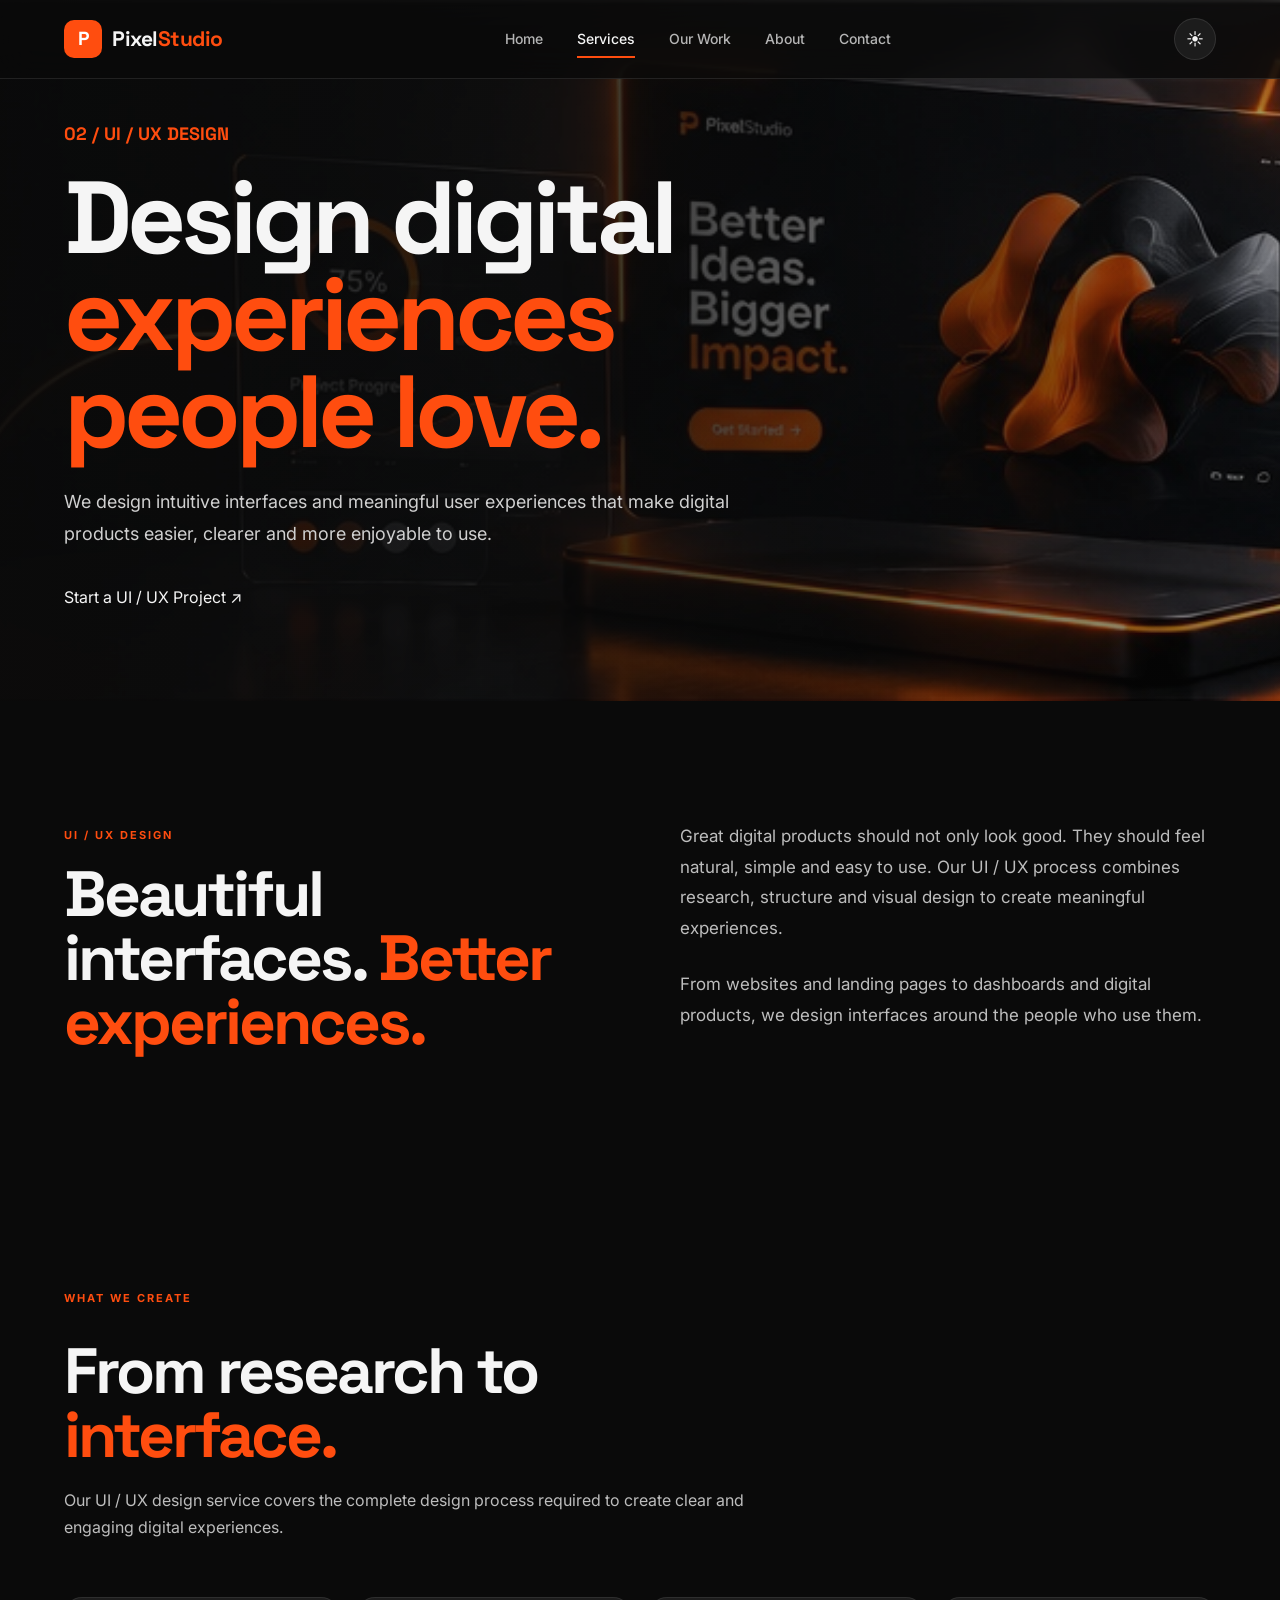
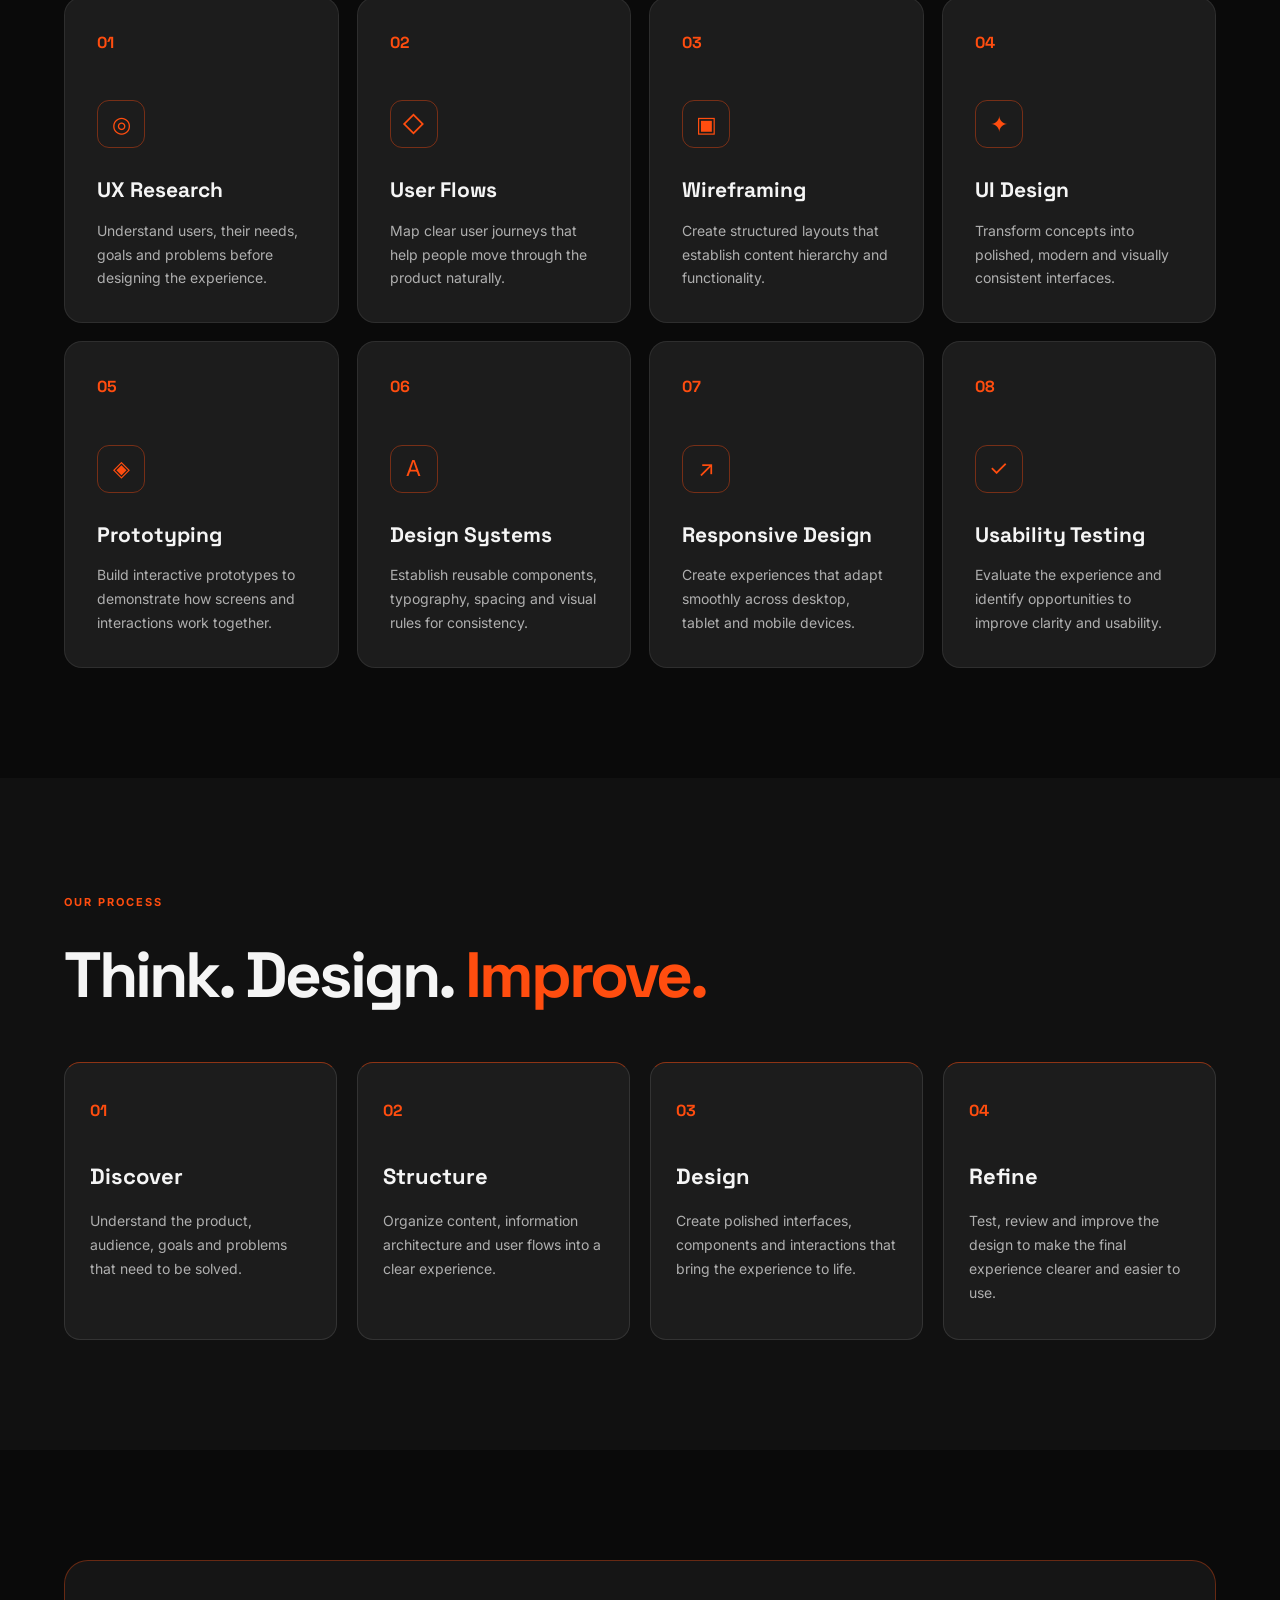
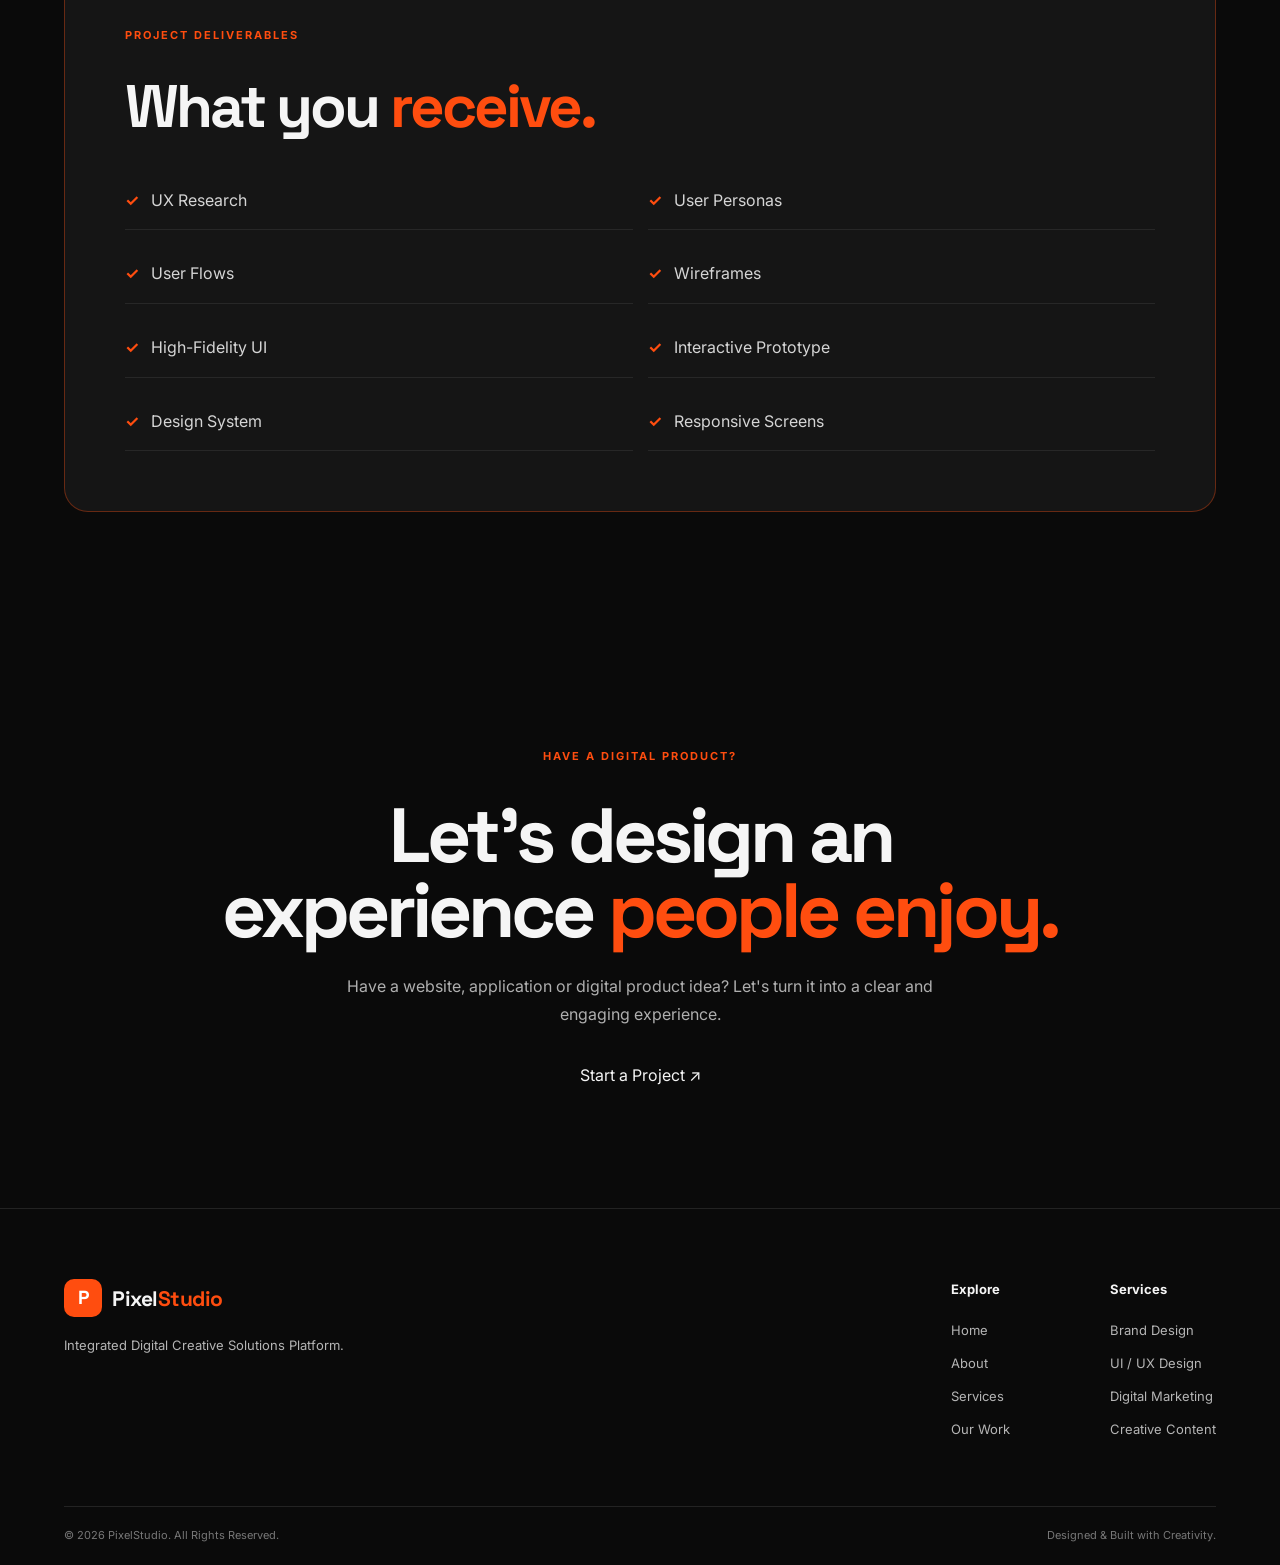
<file: ui-ux-design.html>
<!DOCTYPE html>
<html lang="en">

<head>
    <meta charset="UTF-8">
    <meta name="viewport" content="width=device-width, initial-scale=1.0">

    <title>UI / UX Design | PixelStudio</title>

    <meta name="description"
        content="PixelStudio UI and UX Design services for modern, intuitive and engaging digital experiences.">

    <link rel="icon" type="image/png" href="assets/images/favicon.png">

    <!-- Google Fonts -->
    <link rel="preconnect" href="https://fonts.googleapis.com">
    <link rel="preconnect" href="https://fonts.gstatic.com" crossorigin>

    <link
        href="https://fonts.googleapis.com/css2?family=Inter:wght@400;500;600;700;800&family=Space+Grotesk:wght@400;500;600;700&display=swap"
        rel="stylesheet">

    <!-- Main CSS -->
    <link rel="stylesheet" href="css/style.css">

    <style>
        /* =========================================
           UI / UX DESIGN PAGE
        ========================================= */

        .service-hero {
            position: relative;
            min-height: 75vh;
            display: flex;
            align-items: center;
            overflow: hidden;
            background: #0A0A0A;
        }

        .service-hero-bg {
            position: absolute;
            inset: 0;

            background:
                linear-gradient(
                    90deg,
                    rgba(10, 10, 10, 0.96) 0%,
                    rgba(10, 10, 10, 0.78) 50%,
                    rgba(10, 10, 10, 0.35) 100%
                ),
                url("assets/images/hero-2.jpg");

            background-size: cover;
            background-position: center;
        }

        .service-hero-content {
            position: relative;
            z-index: 2;
            max-width: 850px;
            padding-top: 120px;
            padding-bottom: 90px;
        }

        .service-number-large {
            display: inline-block;
            margin-bottom: 20px;

            font-family: "Space Grotesk", sans-serif;
            font-size: 18px;
            font-weight: 700;
            color: #FF4D0F;
        }

        .service-hero h1 {
            margin: 0 0 25px;

            font-family: "Space Grotesk", sans-serif;
            font-size: clamp(55px, 8vw, 105px);
            line-height: 0.95;
            letter-spacing: -5px;
        }

        .service-hero h1 span {
            color: #FF4D0F;
        }

        .service-hero p {
            max-width: 680px;
            margin-bottom: 35px;

            color: #D0D0D0;
            font-size: 18px;
            line-height: 1.8;
        }

        /* =========================================
           INTRO
        ========================================= */

        .service-intro {
            padding: 120px 0;
            background: #0A0A0A;
        }

        .service-intro-grid {
            display: grid;
            grid-template-columns: 1fr 1fr;
            gap: 80px;
            align-items: start;
        }

        .service-intro h2 {
            margin: 0;

            font-family: "Space Grotesk", sans-serif;
            font-size: clamp(40px, 5vw, 65px);
            line-height: 1;
            letter-spacing: -3px;
        }

        .service-intro h2 span {
            color: #FF4D0F;
        }

        .service-intro-text p {
            margin: 0;

            color: #BDBDBD;
            font-size: 17px;
            line-height: 1.8;
        }

        /* =========================================
           FEATURES
        ========================================= */

        .service-features {
            padding: 110px 0;
            background: #0A0A0A;
        }

        .features-heading {
            max-width: 750px;
            margin-bottom: 55px;
        }

        .features-heading h2 {
            margin: 15px 0 20px;

            font-family: "Space Grotesk", sans-serif;
            font-size: clamp(40px, 5vw, 65px);
            line-height: 1;
            letter-spacing: -3px;
        }

        .features-heading h2 span {
            color: #FF4D0F;
        }

        .features-heading p {
            color: #BDBDBD;
            line-height: 1.7;
        }

        .features-grid {
            display: grid;
            grid-template-columns: repeat(4, 1fr);
            gap: 18px;
        }

        .feature-card {
            min-height: 280px;
            padding: 32px;

            background: #1C1C1C;
            border: 1px solid rgba(255, 255, 255, 0.08);
            border-radius: 18px;

            transition:
                transform 0.3s ease,
                border-color 0.3s ease,
                background 0.3s ease;
        }

        .feature-card:hover {
            transform: translateY(-8px);
            border-color: #FF4D0F;
            background: #202020;
        }

        .feature-number {
            display: block;
            margin-bottom: 45px;

            color: #FF4D0F;
            font-family: "Space Grotesk", sans-serif;
            font-weight: 700;
        }

        .feature-icon {
            width: 48px;
            height: 48px;
            margin-bottom: 25px;

            display: flex;
            align-items: center;
            justify-content: center;

            border: 1px solid rgba(255, 77, 15, 0.4);
            border-radius: 12px;

            color: #FF4D0F;
            font-size: 22px;
        }

        .feature-card h3 {
            margin: 0 0 12px;

            font-family: "Space Grotesk", sans-serif;
            font-size: 21px;
        }

        .feature-card p {
            margin: 0;

            color: #AFAFAF;
            font-size: 14px;
            line-height: 1.7;
        }

        /* =========================================
           PROCESS
        ========================================= */

        .design-process {
            padding: 110px 0;
            background: #111111;
        }

        .process-grid {
            display: grid;
            grid-template-columns: repeat(4, 1fr);
            gap: 20px;
        }

        .process-card {
            padding: 35px 25px;
            border-top: 1px solid rgba(255, 77, 15, 0.5);
        }

        .process-card span {
            color: #FF4D0F;
            font-family: "Space Grotesk", sans-serif;
            font-weight: 700;
        }

        .process-card h3 {
            margin: 35px 0 15px;

            font-family: "Space Grotesk", sans-serif;
            font-size: 22px;
        }

        .process-card p {
            margin: 0;

            color: #AFAFAF;
            line-height: 1.7;
            font-size: 14px;
        }

        /* =========================================
           DELIVERABLES
        ========================================= */

        .deliverables {
            padding: 110px 0;
            background: #0A0A0A;
        }

        .deliverables-box {
            padding: 60px;

            border: 1px solid rgba(255, 77, 15, 0.35);
            border-radius: 24px;

            background: #151515;
        }

        .deliverables-box h2 {
            margin: 15px 0 35px;

            font-family: "Space Grotesk", sans-serif;
            font-size: clamp(38px, 5vw, 60px);
            line-height: 1;
            letter-spacing: -3px;
        }

        .deliverables-box h2 span {
            color: #FF4D0F;
        }

        .deliverables-list {
            display: grid;
            grid-template-columns: repeat(2, 1fr);
            gap: 15px;
        }

        .deliverable-item {
            display: flex;
            align-items: center;
            gap: 12px;

            padding: 16px 0;

            color: #D5D5D5;
            border-bottom: 1px solid rgba(255, 255, 255, 0.08);
        }

        .deliverable-item::before {
            content: "✓";
            color: #FF4D0F;
            font-weight: 700;
        }

        /* =========================================
           CTA
        ========================================= */

        .service-cta {
            padding: 120px 0;
            text-align: center;
            background: #0A0A0A;
        }

        .service-cta h2 {
            max-width: 850px;
            margin: 15px auto 25px;

            font-family: "Space Grotesk", sans-serif;
            font-size: clamp(45px, 6vw, 80px);
            line-height: 0.98;
            letter-spacing: -4px;
        }

        .service-cta h2 span {
            color: #FF4D0F;
        }

        .service-cta p {
            max-width: 600px;
            margin: 0 auto 35px;

            color: #AFAFAF;
            line-height: 1.7;
        }

        /* =========================================
           LIGHT MODE
        ========================================= */

        body.light-mode .service-intro,
        body.light-mode .service-features,
        body.light-mode .deliverables,
        body.light-mode .service-cta {
            background: #F5F5F5;
        }

        body.light-mode .design-process {
            background: #EAEAEA;
        }

        body.light-mode .feature-card {
            background: #FFFFFF;
            border-color: rgba(0, 0, 0, 0.1);
        }

        body.light-mode .feature-card:hover {
            background: #FFFFFF;
        }

        body.light-mode .feature-card p,
        body.light-mode .process-card p,
        body.light-mode .service-intro-text p,
        body.light-mode .features-heading p,
        body.light-mode .deliverable-item,
        body.light-mode .service-cta p {
            color: #555555;
        }

        body.light-mode .deliverables-box {
            background: #FFFFFF;
        }

        /* =========================================
           RESPONSIVE
        ========================================= */

        @media (max-width: 1000px) {

            .features-grid {
                grid-template-columns: repeat(2, 1fr);
            }

            .process-grid {
                grid-template-columns: repeat(2, 1fr);
            }

        }

        @media (max-width: 768px) {

            .service-hero-content {
                padding-top: 130px;
            }

            .service-intro-grid {
                grid-template-columns: 1fr;
                gap: 35px;
            }

            .features-grid,
            .process-grid {
                grid-template-columns: 1fr;
            }

            .deliverables-list {
                grid-template-columns: 1fr;
            }

            .deliverables-box {
                padding: 35px 25px;
            }

        }

        @media (max-width: 480px) {

            .service-hero h1 {
                letter-spacing: -3px;
            }

            .service-hero p {
                font-size: 15px;
            }

        }
    </style>
</head>


<body>

    <!-- =========================================
         NAVBAR
    ========================================== -->

    <header class="header" id="header">

        <div class="container nav-container">

            <a href="index.html" class="logo">
                <span class="logo-mark">P</span>
                <span class="logo-text">
                    Pixel<span>Studio</span>
                </span>
            </a>


            <nav class="navbar" id="navbar">

                <a href="index.html" class="nav-link">
                    Home
                </a>

                <a href="index.html#services" class="nav-link active">
                    Services
                </a>

                <a href="index.html#work" class="nav-link">
                    Our Work
                </a>

                <a href="about.html" class="nav-link">
                    About
                </a>

                <a href="contact.html" class="nav-link">
                    Contact
                </a>

            </nav>


            <div class="nav-actions">

                <button
                    class="theme-toggle"
                    id="themeToggle"
                    aria-label="Toggle dark and light mode">

                    <span class="theme-icon" id="themeIcon">
                        ☀
                    </span>

                </button>


                <button
                    class="menu-toggle"
                    id="menuToggle"
                    aria-label="Open navigation menu">

                    <span></span>
                    <span></span>
                    <span></span>

                </button>

            </div>

        </div>

    </header>


    <main>

        <!-- =========================================
             HERO
        ========================================== -->

        <section class="service-hero">

            <div class="service-hero-bg"></div>

            <div class="container">

                <div class="service-hero-content">

                    <span class="service-number-large">
                        02 / UI / UX DESIGN
                    </span>

                    <h1>
                        Design digital
                        <span>experiences people love.</span>
                    </h1>

                    <p>
                        We design intuitive interfaces and meaningful user
                        experiences that make digital products easier,
                        clearer and more enjoyable to use.
                    </p>

                    <a href="contact.html" class="btn btn-primary">
                        Start a UI / UX Project
                        <span>↗</span>
                    </a>

                </div>

            </div>

        </section>


        <!-- =========================================
             INTRO
        ========================================== -->

        <section class="service-intro">

            <div class="container">

                <div class="service-intro-grid">

                    <div>

                        <span class="section-label">
                            UI / UX DESIGN
                        </span>

                        <h2>
                            Beautiful interfaces.
                            <span>Better experiences.</span>
                        </h2>

                    </div>


                    <div class="service-intro-text">

                        <p>
                            Great digital products should not only look good.
                            They should feel natural, simple and easy to use.
                            Our UI / UX process combines research, structure
                            and visual design to create meaningful experiences.
                        </p>

                        <br>

                        <p>
                            From websites and landing pages to dashboards and
                            digital products, we design interfaces around the
                            people who use them.
                        </p>

                    </div>

                </div>

            </div>

        </section>


        <!-- =========================================
             FEATURES
        ========================================== -->

        <section class="service-features">

            <div class="container">

                <div class="features-heading">

                    <span class="section-label">
                        WHAT WE CREATE
                    </span>

                    <h2>
                        From research to
                        <span>interface.</span>
                    </h2>

                    <p>
                        Our UI / UX design service covers the complete design
                        process required to create clear and engaging digital
                        experiences.
                    </p>

                </div>


                <div class="features-grid">

                    <!-- 01 -->

                    <article class="feature-card">

                        <span class="feature-number">
                            01
                        </span>

                        <div class="feature-icon">
                            ◎
                        </div>

                        <h3>
                            UX Research
                        </h3>

                        <p>
                            Understand users, their needs, goals and problems
                            before designing the experience.
                        </p>

                    </article>


                    <!-- 02 -->

                    <article class="feature-card">

                        <span class="feature-number">
                            02
                        </span>

                        <div class="feature-icon">
                            ◇
                        </div>

                        <h3>
                            User Flows
                        </h3>

                        <p>
                            Map clear user journeys that help people move
                            through the product naturally.
                        </p>

                    </article>


                    <!-- 03 -->

                    <article class="feature-card">

                        <span class="feature-number">
                            03
                        </span>

                        <div class="feature-icon">
                            ▣
                        </div>

                        <h3>
                            Wireframing
                        </h3>

                        <p>
                            Create structured layouts that establish content
                            hierarchy and functionality.
                        </p>

                    </article>


                    <!-- 04 -->

                    <article class="feature-card">

                        <span class="feature-number">
                            04
                        </span>

                        <div class="feature-icon">
                            ✦
                        </div>

                        <h3>
                            UI Design
                        </h3>

                        <p>
                            Transform concepts into polished, modern and
                            visually consistent interfaces.
                        </p>

                    </article>


                    <!-- 05 -->

                    <article class="feature-card">

                        <span class="feature-number">
                            05
                        </span>

                        <div class="feature-icon">
                            ◈
                        </div>

                        <h3>
                            Prototyping
                        </h3>

                        <p>
                            Build interactive prototypes to demonstrate how
                            screens and interactions work together.
                        </p>

                    </article>


                    <!-- 06 -->

                    <article class="feature-card">

                        <span class="feature-number">
                            06
                        </span>

                        <div class="feature-icon">
                            A
                        </div>

                        <h3>
                            Design Systems
                        </h3>

                        <p>
                            Establish reusable components, typography,
                            spacing and visual rules for consistency.
                        </p>

                    </article>


                    <!-- 07 -->

                    <article class="feature-card">

                        <span class="feature-number">
                            07
                        </span>

                        <div class="feature-icon">
                            ↗
                        </div>

                        <h3>
                            Responsive Design
                        </h3>

                        <p>
                            Create experiences that adapt smoothly across
                            desktop, tablet and mobile devices.
                        </p>

                    </article>


                    <!-- 08 -->

                    <article class="feature-card">

                        <span class="feature-number">
                            08
                        </span>

                        <div class="feature-icon">
                            ✓
                        </div>

                        <h3>
                            Usability Testing
                        </h3>

                        <p>
                            Evaluate the experience and identify opportunities
                            to improve clarity and usability.
                        </p>

                    </article>

                </div>

            </div>

        </section>


        <!-- =========================================
             DESIGN PROCESS
        ========================================== -->

        <section class="design-process">

            <div class="container">

                <div class="features-heading">

                    <span class="section-label">
                        OUR PROCESS
                    </span>

                    <h2>
                        Think. Design.
                        <span>Improve.</span>
                    </h2>

                </div>


                <div class="process-grid">

                    <div class="process-card">

                        <span>01</span>

                        <h3>
                            Discover
                        </h3>

                        <p>
                            Understand the product, audience, goals and
                            problems that need to be solved.
                        </p>

                    </div>


                    <div class="process-card">

                        <span>02</span>

                        <h3>
                            Structure
                        </h3>

                        <p>
                            Organize content, information architecture and
                            user flows into a clear experience.
                        </p>

                    </div>


                    <div class="process-card">

                        <span>03</span>

                        <h3>
                            Design
                        </h3>

                        <p>
                            Create polished interfaces, components and
                            interactions that bring the experience to life.
                        </p>

                    </div>


                    <div class="process-card">

                        <span>04</span>

                        <h3>
                            Refine
                        </h3>

                        <p>
                            Test, review and improve the design to make the
                            final experience clearer and easier to use.
                        </p>

                    </div>

                </div>

            </div>

        </section>


        <!-- =========================================
             DELIVERABLES
        ========================================== -->

        <section class="deliverables">

            <div class="container">

                <div class="deliverables-box">

                    <span class="section-label">
                        PROJECT DELIVERABLES
                    </span>

                    <h2>
                        What you
                        <span>receive.</span>
                    </h2>


                    <div class="deliverables-list">

                        <div class="deliverable-item">
                            UX Research
                        </div>

                        <div class="deliverable-item">
                            User Personas
                        </div>

                        <div class="deliverable-item">
                            User Flows
                        </div>

                        <div class="deliverable-item">
                            Wireframes
                        </div>

                        <div class="deliverable-item">
                            High-Fidelity UI
                        </div>

                        <div class="deliverable-item">
                            Interactive Prototype
                        </div>

                        <div class="deliverable-item">
                            Design System
                        </div>

                        <div class="deliverable-item">
                            Responsive Screens
                        </div>

                    </div>

                </div>

            </div>

        </section>


        <!-- =========================================
             CTA
        ========================================== -->

        <section class="service-cta">

            <div class="container">

                <span class="section-label">
                    HAVE A DIGITAL PRODUCT?
                </span>

                <h2>
                    Let's design an experience
                    <span>people enjoy.</span>
                </h2>

                <p>
                    Have a website, application or digital product idea?
                    Let's turn it into a clear and engaging experience.
                </p>

                <a href="contact.html" class="btn btn-primary">
                    Start a Project
                    <span>↗</span>
                </a>

            </div>

        </section>

    </main>


    <!-- =========================================
         FOOTER
    ========================================== -->

    <footer class="footer">

        <div class="container">

            <div class="footer-main">

                <div class="footer-brand">

                    <a href="index.html" class="logo">

                        <span class="logo-mark">
                            P
                        </span>

                        <span class="logo-text">
                            Pixel<span>Studio</span>
                        </span>

                    </a>

                    <p>
                        Integrated Digital Creative Solutions Platform.
                    </p>

                </div>


                <div class="footer-links">

                    <div>

                        <h4>
                            Explore
                        </h4>

                        <a href="index.html">
                            Home
                        </a>

                        <a href="about.html">
                            About
                        </a>

                        <a href="index.html#services">
                            Services
                        </a>

                        <a href="index.html#work">
                            Our Work
                        </a>

                    </div>


                    <div>

                        <h4>
                            Services
                        </h4>

                        <a href="brand-design.html">
                            Brand Design
                        </a>

                        <a href="ui-ux-design.html">
                            UI / UX Design
                        </a>

                        <a href="contact.html">
                            Digital Marketing
                        </a>

                        <a href="contact.html">
                            Creative Content
                        </a>

                    </div>

                </div>

            </div>


            <div class="footer-bottom">

                <p>
                    © 2026 PixelStudio. All Rights Reserved.
                </p>

                <p>
                    Designed & Built with Creativity.
                </p>

            </div>

        </div>

    </footer>


    <!-- Main JavaScript -->
    <script src="js/script.js"></script>

</body>

</html>
</file>
<file: css/style.css>
/* =========================================================
   PIXELSTUDIO
   Integrated Digital Creative Solutions Platform
   Main Stylesheet
========================================================= */


/* =========================================================
   01. ROOT VARIABLES
========================================================= */

:root {

    --bg: #0A0A0A;
    --bg-secondary: #101010;
    --card: #1C1C1C;
    --card-hover: #242424;

    --text: #F5F5F5;
    --text-secondary: #B5B5B5;
    --text-muted: #777777;

    --accent: #FF4D0F;
    --accent-dark: #D93600;

    --border: rgba(255, 255, 255, 0.10);
    --border-light: rgba(255, 255, 255, 0.16);

    --overlay: rgba(0, 0, 0, 0.62);

    --header-bg: rgba(10, 10, 10, 0.78);

    --shadow: 0 20px 60px rgba(0, 0, 0, 0.30);

    --radius-sm: 8px;
    --radius-md: 16px;
    --radius-lg: 24px;

    --transition: 0.35s ease;

}


/* =========================================================
   LIGHT MODE
========================================================= */

body.light-mode {

    --bg: #F5F5F5;
    --bg-secondary: #FFFFFF;

    --card: #FFFFFF;
    --card-hover: #EEEEEE;

    --text: #eb0000;
    --text-secondary: #b20000;
    --text-muted: #777777;

    --border: rgba(0, 0, 0, 0.10);
    --border-light: rgba(0, 0, 0, 0.15);

    --overlay: rgba(0, 0, 0, 0.38);

    --header-bg: rgba(245, 245, 245, 0.82);

    --shadow: 0 20px 60px rgba(0, 0, 0, 0.10);

}


/* =========================================================
   02. RESET
========================================================= */

* {
    margin: 0;
    padding: 0;
    box-sizing: border-box;
}

html {
    scroll-behavior: smooth;
    scroll-padding-top: 90px;
}

body {

    font-family: "Inter", sans-serif;

    background: var(--bg);

    color: var(--text);

    line-height: 1.6;

    overflow-x: hidden;

    transition:
        background-color var(--transition),
        color var(--transition);

}

img {
    max-width: 100%;
    display: block;
}

a {
    text-decoration: none;
    color: inherit;
}

button {
    font-family: inherit;
}


/* =========================================================
   03. CONTAINER
========================================================= */

.container {

    width: min(1180px, 90%);

    margin: 0 auto;

}


/* =========================================================
   04. HEADER
========================================================= */

.header {

    position: fixed;

    top: 0;
    left: 0;

    width: 100%;

    z-index: 1000;

    background: var(--header-bg);

    backdrop-filter: blur(18px);
    -webkit-backdrop-filter: blur(18px);

    border-bottom: 1px solid var(--border);

    transition: var(--transition);

}


.nav-container {

    height: 78px;

    display: flex;

    align-items: center;

    justify-content: space-between;

}


/* =========================================================
   LOGO
========================================================= */

.logo {

    display: inline-flex;

    align-items: center;

    gap: 10px;

    font-family: "Space Grotesk", sans-serif;

    font-size: 21px;

    font-weight: 700;

    letter-spacing: -0.5px;

}


.logo-mark {

    width: 38px;
    height: 38px;

    display: grid;

    place-items: center;

    background: var(--accent);

    color: #ffffff;

    border-radius: 10px;

    font-size: 19px;

    font-weight: 800;

}


.logo-text span {
    color: var(--accent);
}


/* =========================================================
   NAVIGATION
========================================================= */

.navbar {

    display: flex;

    align-items: center;

    gap: 34px;

}


.nav-link {

    position: relative;

    font-size: 14px;

    font-weight: 500;

    color: var(--text-secondary);

    transition: var(--transition);

}


.nav-link:hover,
.nav-link.active {

    color: var(--text);

}


.nav-link::after {

    content: "";

    position: absolute;

    left: 0;
    bottom: -8px;

    width: 0;
    height: 2px;

    background: var(--accent);

    transition: var(--transition);

}


.nav-link:hover::after,
.nav-link.active::after {

    width: 100%;

}


/* =========================================================
   NAV ACTIONS
========================================================= */

.nav-actions {

    display: flex;

    align-items: center;

    gap: 12px;

}


.theme-toggle {

    width: 42px;
    height: 42px;

    border: 1px solid var(--border);

    border-radius: 50%;

    background: var(--card);

    color: var(--text);

    cursor: pointer;

    display: grid;

    place-items: center;

    transition: var(--transition);

}


.theme-toggle:hover {

    background: var(--accent);

    color: #ffffff;

    border-color: var(--accent);

    transform: rotate(15deg);

}


.theme-icon {

    font-size: 17px;

}


/* =========================================================
   MOBILE MENU BUTTON
========================================================= */

.menu-toggle {

    display: none;

    width: 42px;
    height: 42px;

    background: transparent;

    border: 1px solid var(--border);

    border-radius: 10px;

    cursor: pointer;

    padding: 9px;

}


.menu-toggle span {

    display: block;

    width: 100%;
    height: 2px;

    background: var(--text);

    margin: 5px 0;

    transition: var(--transition);

}

/* =========================================================
   HERO SECTION FIX
========================================================= */

.hero {
    position: relative;
    width: 100%;
    min-height: calc(100vh - 78px);
    margin-top: 78px;

    overflow: hidden;

    background: #0A0A0A;
}


/* Hero Background */

.hero-slides {
    position: absolute;
    inset: 0;
    z-index: 0;
}


.hero-slide {
    position: absolute;
    inset: 0;

    width: 100%;
    height: 100%;

    background-size: cover;
    background-position: center;

    opacity: 0;
    visibility: hidden;

    transition:
        opacity 0.8s ease,
        transform 5s ease;

    transform: scale(1.03);
}


.hero-slide.active {
    opacity: 1;
    visibility: visible;
    transform: scale(1);
}


/* Dark overlay */

.hero-overlay {
    position: absolute;
    inset: 0;

    z-index: 1;

    background:
        linear-gradient(
            90deg,
            rgba(10, 10, 10, 0.90) 0%,
            rgba(10, 10, 10, 0.68) 45%,
            rgba(10, 10, 10, 0.30) 100%
        );
}


/* Hero Container */

.hero-container {
    position: relative;
    z-index: 2;

    min-height: calc(100vh - 78px);

    display: flex;
    align-items: center;

    padding-top: 80px;
    padding-bottom: 100px;
}


/* Hero Badge */

.hero-badge {
    display: inline-flex;
    align-items: center;
    gap: 9px;
    padding: 8px 13px;
    border: 1px solid rgba(255, 77, 15, 0.28);
    border-radius: 999px;
    background: rgba(10, 10, 10, 0.45);
    color: #F5F5F5;
    font-size: 11px;
    font-weight: 600;
    letter-spacing: 1.2px;
    text-transform: uppercase;
    backdrop-filter: blur(8px);
}

.badge-dot {
    width: 7px;
    height: 7px;
    border-radius: 50%;
    background: #FF4D0F;
    box-shadow: 0 0 12px rgba(255, 77, 15, 0.65);
}


/* Hero Content */

.hero-content {
    max-width: 720px;
}


.hero-title {
    margin-top: 20px;
    margin-bottom: 25px;

    font-family: "Space Grotesk", sans-serif;

    font-size: clamp(52px, 7vw, 92px);

    line-height: 0.95;

    letter-spacing: -4px;
}


.hero-description {
    max-width: 620px;

    font-size: 17px;

    line-height: 1.7;

    margin-bottom: 30px;
}


/* Hero Buttons */

.hero-buttons {
    display: flex;
    gap: 15px;

    flex-wrap: wrap;
}


/* Hero Controls */

.hero-controls {
    position: absolute;

    z-index: 5;

    right: 40px;
    bottom: 55px;

    display: flex;
    align-items: center;

    gap: 15px;
}


.slider-btn {
    width: 50px;
    height: 50px;

    border-radius: 50%;

    border: 1px solid rgba(255,255,255,0.25);

    background: rgba(10,10,10,0.45);

    color: #F5F5F5;

    cursor: pointer;

    font-size: 18px;

    transition: 0.3s ease;
}


.slider-btn:hover {
    background: #FF4D0F;
    border-color: #FF4D0F;
}


.slider-dots {
    display: flex;
    align-items: center;
    gap: 8px;
}


.slider-dot {
    width: 30px;
    height: 4px;

    border: none;
    border-radius: 10px;

    background: rgba(255,255,255,0.35);

    cursor: pointer;

    transition: 0.3s ease;
}


.slider-dot.active {
    width: 55px;
    background: #FF4D0F;
}


/* =========================================================
   MOBILE HERO
========================================================= */

@media (max-width: 768px) {

    .hero-container {
        min-height: 100vh;

        padding-top: 130px;
        padding-bottom: 140px;

        align-items: center;
    }

    .hero-title {
        font-size: 52px;
        letter-spacing: -3px;
    }

    .hero-description {
        font-size: 15px;
    }

    .hero-controls {
        right: 20px;
        bottom: 30px;
    }

}


@media (max-width: 480px) {

    .hero-title {
        font-size: 44px;
    }

    .hero-buttons {
        flex-direction: column;
        align-items: flex-start;
    }

    .hero-controls {
        right: 15px;
        bottom: 25px;
    }

}

.slider-btn {

    width: 45px;
    height: 45px;

    border-radius: 50%;

    border: 1px solid rgba(255, 255, 255, 0.22);

    background: rgba(0, 0, 0, 0.25);

    color: #ffffff;

    cursor: pointer;

    font-size: 17px;

    transition: var(--transition);

}


.slider-btn:hover {

    background: var(--accent);

    border-color: var(--accent);

}


.slider-dots {

    display: flex;

    gap: 7px;

}


.slider-dot {

    width: 8px;
    height: 8px;

    border: 0;

    border-radius: 50%;

    background: rgba(255, 255, 255, 0.35);

    cursor: pointer;

    transition: var(--transition);

}


.slider-dot.active {

    width: 27px;

    border-radius: 20px;

    background: var(--accent);

}


/* =========================================================
   SCROLL INDICATOR
========================================================= */

.scroll-indicator {

    position: absolute;

    z-index: 3;

    bottom: 32px;

    left: 5%;

    display: flex;

    align-items: center;

    gap: 14px;

    color: rgba(255, 255, 255, 0.55);

    font-size: 11px;

    text-transform: uppercase;

    letter-spacing: 1.5px;

}


.scroll-line {

    width: 50px;

    height: 1px;

    background: rgba(255, 255, 255, 0.4);

}


/* =========================================================
   06. SECTIONS
========================================================= */

.section {

    padding: 120px 0;

}


.section-header {

    max-width: 750px;

    margin-bottom: 60px;

}


.section-label {

    display: inline-block;

    color: var(--accent);

    font-size: 11px;

    font-weight: 700;

    letter-spacing: 2px;

    text-transform: uppercase;

    margin-bottom: 17px;

}


.section-header h2,
.section-top h2 {

    font-family: "Space Grotesk", sans-serif;

    font-size: clamp(38px, 5vw, 64px);

    line-height: 1.05;

    letter-spacing: -2.5px;

    margin-bottom: 20px;

}


.section-header h2 span,
.section-top h2 span {

    color: var(--accent);

}


.section-header p {

    color: var(--text-secondary);

    max-width: 650px;

    font-size: 16px;

}


/* =========================================================
   07. INTRO
========================================================= */

.intro {

    background: var(--bg);

}


.intro .section-header {

    margin-bottom: 0;

}


/* =========================================================
   08. SERVICES
========================================================= */

.services {

    background: var(--bg-secondary);

}


.section-top {

    display: flex;

    align-items: flex-end;

    justify-content: space-between;

    gap: 40px;

    margin-bottom: 55px;

}


.section-top > p {

    max-width: 390px;

    color: var(--text-secondary);

    font-size: 15px;

}


.services-grid {

    display: grid;

    grid-template-columns: repeat(4, 1fr);

    gap: 16px;

}


.service-card {

    position: relative;

    min-height: 330px;

    padding: 30px;

    background: var(--card);

    border: 1px solid var(--border);

    border-radius: var(--radius-md);

    overflow: hidden;

    transition: var(--transition);

}


.service-card:hover {

    transform: translateY(-8px);

    border-color: rgba(255, 77, 15, 0.4);

    background: var(--card-hover);

    box-shadow: var(--shadow);

}


.service-number {

    position: absolute;

    top: 24px;

    right: 25px;

    color: var(--text-muted);

    font-size: 12px;

    font-weight: 600;

}


.service-icon {

    width: 54px;
    height: 54px;

    display: grid;

    place-items: center;

    background: rgba(255, 77, 15, 0.10);

    border: 1px solid rgba(255, 77, 15, 0.22);

    border-radius: 14px;

    color: var(--accent);

    font-size: 25px;

    margin-bottom: 70px;

}


.service-card h3 {

    font-family: "Space Grotesk", sans-serif;

    font-size: 22px;

    margin-bottom: 12px;

}


.service-card p {

    color: var(--text-secondary);

    font-size: 14px;

    line-height: 1.7;

    margin-bottom: 25px;

}


.service-link {

    position: absolute;

    bottom: 27px;

    color: var(--accent);

    font-size: 13px;

    font-weight: 600;

    transition: var(--transition);

}


.service-link:hover {

    transform: translateX(5px);

}


/* =========================================================
   09. WORK SECTION
========================================================= */

.work {

    background: var(--bg);

}


.work-grid {

    display: grid;

    grid-template-columns: 1.4fr 1fr 1fr;

    gap: 16px;

}


.work-card {

    min-height: 300px;

    background: var(--card);

    border: 1px solid var(--border);

    border-radius: var(--radius-md);

    overflow: hidden;

    transition: var(--transition);

}


.work-card:hover {

    transform: translateY(-6px);

    border-color: rgba(255, 77, 15, 0.35);

}


.work-card.large {

    grid-row: span 2;

    min-height: 616px;

}


.work-image {

    position: relative;

    width: 100%;
    height: 100%;

    min-height: 616px;

    background:

        linear-gradient(
            135deg,
            rgba(255, 77, 15, 0.75),
            rgba(0, 0, 0, 0.75)
        ),

        url("../assets/images/hero-2.jpg");

    background-size: cover;

    background-position: center;

    padding: 35px;

    display: flex;

    flex-direction: column;

    justify-content: flex-end;

}


.work-overlay {

    position: absolute;

    inset: 0;

    background: linear-gradient(
        transparent 25%,
        rgba(0, 0, 0, 0.75)
    );

}


.work-category {

    position: relative;

    color: #ffffff;

    font-size: 11px;

    letter-spacing: 2px;

    margin-bottom: 10px;

}


.work-image h3 {

    position: relative;

    color: #ffffff;

    font-family: "Space Grotesk", sans-serif;

    font-size: 35px;

    line-height: 1.1;

}


.work-content {

    height: 100%;

    padding: 32px;

    display: flex;

    flex-direction: column;

    justify-content: center;

}


.work-number {

    color: var(--accent);

    font-size: 12px;

    font-weight: 700;

    margin-bottom: 45px;

}


.work-content h3 {

    font-family: "Space Grotesk", sans-serif;

    font-size: 24px;

    margin-bottom: 12px;

}


.work-content p {

    color: var(--text-secondary);

    font-size: 14px;

    line-height: 1.7;

}


/* =========================================================
   10. CTA
========================================================= */

.cta {

    background: var(--bg-secondary);

}


.cta-box {

    position: relative;

    padding: 90px 50px;

    text-align: center;

    overflow: hidden;

    background:

        radial-gradient(
            circle at center,
            rgba(255, 77, 15, 0.16),
            transparent 60%
        ),

        var(--card);

    border: 1px solid var(--border);

    border-radius: var(--radius-lg);

}


.cta-box::before {

    content: "";

    position: absolute;

    width: 250px;
    height: 250px;

    top: -120px;
    right: -100px;

    border-radius: 50%;

    background: rgba(255, 77, 15, 0.12);

    filter: blur(30px);

}


.cta-box h2 {

    position: relative;

    font-family: "Space Grotesk", sans-serif;

    font-size: clamp(38px, 5vw, 62px);

    line-height: 1.05;

    letter-spacing: -2px;

    max-width: 750px;

    margin: 0 auto 20px;

}


.cta-box h2 span {

    color: var(--accent);

}


.cta-box p {

    position: relative;

    max-width: 600px;

    margin: 0 auto 30px;

    color: var(--text-secondary);

}


.cta-box .btn {

    position: relative;

}


/* =========================================================
   11. FOOTER
========================================================= */

.footer {

    background: var(--bg);

    border-top: 1px solid var(--border);

    padding-top: 70px;

}


.footer-main {

    display: flex;

    justify-content: space-between;

    gap: 60px;

    padding-bottom: 55px;

}


.footer-brand {

    max-width: 300px;

}


.footer-brand p {

    color: var(--text-secondary);

    font-size: 13px;

    margin-top: 18px;

}


.footer-links {

    display: flex;

    gap: 100px;

}


.footer-links h4 {

    font-size: 13px;

    margin-bottom: 20px;

}


.footer-links a {

    display: block;

    color: var(--text-secondary);

    font-size: 13px;

    margin-bottom: 12px;

    transition: var(--transition);

}


.footer-links a:hover {

    color: var(--accent);

    transform: translateX(3px);

}


.footer-bottom {

    border-top: 1px solid var(--border);

    padding: 20px 0;

    display: flex;

    align-items: center;

    justify-content: space-between;

    gap: 20px;

    color: var(--text-muted);

    font-size: 11px;

}


/* =========================================================
   12. PAGE ANIMATION
========================================================= */

@keyframes fadeUp {

    from {

        opacity: 0;

        transform: translateY(25px);

    }

    to {

        opacity: 1;

        transform: translateY(0);

    }

}


.hero-content {

    animation: fadeUp 1s ease both;

}


/* =========================================================
   13. TABLET
========================================================= */

@media (max-width: 1000px) {

    .navbar {

        gap: 20px;

    }


    .services-grid {

        grid-template-columns: repeat(2, 1fr);

    }


    .work-grid {

        grid-template-columns: 1fr 1fr;

    }


    .work-card.large {

        grid-column: span 2;

        grid-row: auto;

    }


    .work-image {

        min-height: 450px;

    }


    .section-top {

        align-items: flex-start;

        flex-direction: column;

    }

}


/* =========================================================
   14. MOBILE
========================================================= */

@media (max-width: 768px) {

    .hero {
        margin-top: 70px;
        min-height: calc(100vh - 70px);
    }

    .nav-container {

        height: 70px;

    }


    .navbar {

        position: fixed;

        top: 70px;
        left: 0;

        width: 100%;

        padding: 25px;

        flex-direction: column;

        align-items: flex-start;

        gap: 22px;

        background: var(--bg);

        border-bottom: 1px solid var(--border);

        transform: translateY(-130%);

        opacity: 0;

        pointer-events: none;

        transition: var(--transition);

    }


    .navbar.open {

        transform: translateY(0);

        opacity: 1;

        pointer-events: auto;

    }


    .menu-toggle {

        display: block;

    }


    .hero-container {

        min-height: calc(100vh - 70px);
        padding-top: 80px;
        padding-bottom: 130px;

    }


    .hero-title {

        font-size: clamp(43px, 13vw, 65px);

        letter-spacing: -3px;

    }


    .hero-description {

        font-size: 15px;

    }


    .hero-controls {

        right: 5%;

        bottom: 60px;

    }


    .scroll-indicator {

        display: none;

    }


    .section {

        padding: 85px 0;

    }


    .section-header h2,
    .section-top h2 {

        font-size: 40px;

    }


    .services-grid {

        grid-template-columns: 1fr;

    }


    .service-card {

        min-height: 300px;

    }


    .work-grid {

        grid-template-columns: 1fr;

    }


    .work-card.large {

        grid-column: auto;

    }


    .work-image {

        min-height: 430px;

    }


    .footer-main {

        flex-direction: column;

    }


    .footer-links {

        gap: 60px;

    }


    .footer-bottom {

        flex-direction: column;

        align-items: flex-start;

    }

}


/* =========================================================
   15. SMALL MOBILE
========================================================= */

@media (max-width: 480px) {

    .container {

        width: 90%;

    }


    .logo {

        font-size: 18px;

    }


    .logo-mark {

        width: 34px;
        height: 34px;

    }


    .theme-toggle,
    .menu-toggle {

        width: 38px;
        height: 38px;

    }


    .hero-buttons {

        flex-direction: column;

        align-items: stretch;

    }


    .btn {

        width: 100%;

    }


    .hero-controls {

        bottom: 35px;

    }


    .slider-btn {

        width: 40px;
        height: 40px;

    }


    .cta-box {

        padding: 65px 25px;

    }


    .cta-box h2 {

        font-size: 38px;

    }


    .footer-links {

        gap: 40px;

    }

}


/* =========================================================
   16. REDUCED MOTION
========================================================= */

@media (prefers-reduced-motion: reduce) {

    *,
    *::before,
    *::after {

        scroll-behavior: auto !important;

        animation-duration: 0.01ms !important;

        animation-iteration-count: 1 !important;

        transition-duration: 0.01ms !important;

    }

}
/* =========================================================
   ABOUT PAGE
========================================================= */

.about-hero {
    padding-top: 190px;
    padding-bottom: 100px;

    background:
        radial-gradient(
            circle at 80% 20%,
            rgba(255, 77, 15, 0.10),
            transparent 35%
        ),
        var(--bg);
}


.about-hero h1 {
    font-family: "Space Grotesk", sans-serif;

    font-size: clamp(48px, 7vw, 82px);

    line-height: 1;

    letter-spacing: -4px;

    margin-bottom: 25px;
}


.about-hero h1 span {
    display: block;
    color: var(--accent);
}


.about-intro {
    display: grid;

    grid-template-columns: 0.8fr 1.2fr;

    gap: 80px;

    align-items: start;
}


.about-intro-title h2 {
    font-family: "Space Grotesk", sans-serif;

    font-size: clamp(38px, 5vw, 60px);

    line-height: 1.05;

    letter-spacing: -2px;
}


.about-intro-title h2 span {
    color: var(--accent);
}


.about-intro-content {
    padding-top: 10px;
}


.about-intro-content p {
    color: var(--text-secondary);

    font-size: 16px;

    line-height: 1.9;

    margin-bottom: 20px;
}


/* =========================================================
   VALUES
========================================================= */

.values-grid {

    display: grid;

    grid-template-columns: repeat(3, 1fr);

    gap: 16px;

}


.value-card {

    position: relative;

    padding: 35px;

    min-height: 260px;

    background: var(--card);

    border: 1px solid var(--border);

    border-radius: var(--radius-md);

    transition: var(--transition);

    overflow: hidden;

}


.value-card::before {

    content: "";

    position: absolute;

    width: 100px;
    height: 100px;

    top: -50px;
    right: -50px;

    background: rgba(255, 77, 15, 0.10);

    border-radius: 50%;

    transition: var(--transition);

}


.value-card:hover {

    transform: translateY(-7px);

    border-color: rgba(255, 77, 15, 0.35);

}


.value-card:hover::before {

    transform: scale(2);

}


.value-number {

    display: block;

    color: var(--accent);

    font-size: 12px;

    font-weight: 700;

    margin-bottom: 50px;

}


.value-card h3 {

    position: relative;

    font-family: "Space Grotesk", sans-serif;

    font-size: 24px;

    margin-bottom: 12px;

}


.value-card p {

    position: relative;

    color: var(--text-secondary);

    font-size: 14px;

    line-height: 1.7;

}


/* =========================================================
   CREATIVE PROCESS
========================================================= */

.process-grid {

    display: grid;

    grid-template-columns: repeat(3, 1fr);

    gap: 16px;

}


.process-card {

    position: relative;

    padding: 32px;

    min-height: 260px;

    background: var(--card);

    border: 1px solid var(--border);

    border-radius: var(--radius-md);

    transition: var(--transition);

}


.process-card:hover {

    transform: translateY(-7px);

    border-color: rgba(255, 77, 15, 0.40);

    box-shadow: var(--shadow);

}


.process-number {

    width: 48px;
    height: 48px;

    display: grid;

    place-items: center;

    margin-bottom: 45px;

    border-radius: 12px;

    background: rgba(255, 77, 15, 0.10);

    border: 1px solid rgba(255, 77, 15, 0.25);

    color: var(--accent);

    font-size: 12px;

    font-weight: 700;

}


.process-card h3 {

    font-family: "Space Grotesk", sans-serif;

    font-size: 22px;

    margin-bottom: 10px;

}


.process-card p {

    color: var(--text-secondary);

    font-size: 14px;

    line-height: 1.7;

}


/* =========================================================
   ABOUT PAGE RESPONSIVE
========================================================= */

@media (max-width: 900px) {

    .about-intro {

        grid-template-columns: 1fr;

        gap: 35px;

    }


    .values-grid {

        grid-template-columns: repeat(2, 1fr);

    }


    .process-grid {

        grid-template-columns: repeat(2, 1fr);

    }

}


@media (max-width: 600px) {

    .about-hero {

        padding-top: 140px;

        padding-bottom: 70px;

    }


    .about-hero h1 {

        font-size: 48px;

        letter-spacing: -3px;

    }


    .values-grid {

        grid-template-columns: 1fr;

    }


    .process-grid {

        grid-template-columns: 1fr;

    }


    .value-card,
    .process-card {

        min-height: 240px;

    }

}
/* Creative Video Card */

.video-card {
    position: relative;
    overflow: hidden;
}

.creative-video {
    position: absolute;

    inset: 0;

    width: 100%;
    height: 100%;

    object-fit: cover;

    z-index: 0;
}

.video-card .work-overlay {
    position: absolute;

    inset: 0;

    z-index: 1;

    background: linear-gradient(
        to top,
        rgba(0, 0, 0, 0.85),
        rgba(0, 0, 0, 0.15)
    );
}

.video-content {
    position: absolute;

    left: 40px;
    right: 40px;
    bottom: 35px;

    z-index: 2;
}

.video-content .work-category {
    display: block;
    margin-bottom: 12px;
}

.video-content h3 {
    margin: 0;
}
/* =========================================
   HOME — BRAND DESIGN ONLY
========================================= */

.services {
    padding: 100px 8%;
}

.services-heading {
    margin-bottom: 45px;
}

.services-heading span {
    color: #ff5a1f;
    font-size: 14px;
    font-weight: 700;
    letter-spacing: 2px;
}

.services-heading h2 {
    margin-top: 12px;
    font-size: 42px;
    line-height: 1.1;
}

.services-heading h2 strong {
    color: #ff5a1f;
}

.services-grid {
    display: grid;
    grid-template-columns: 1fr;
    width: 100%;
}

.brand-design-card {
    min-height: 360px;
    padding: 45px;
    border: 1px solid #333;
    border-radius: 22px;
    background: #1c1c1c;

    display: flex;
    flex-direction: column;
    justify-content: space-between;

    transition: 0.3s ease;
}

.brand-design-card:hover {
    border-color: #ff5a1f;
    transform: translateY(-5px);
}

.service-top {
    display: flex;
    justify-content: space-between;
    align-items: center;
}

.service-icon {
    width: 65px;
    height: 65px;

    display: flex;
    align-items: center;
    justify-content: center;

    border: 1px solid #ff5a1f;
    border-radius: 16px;

    color: #ff5a1f;
    font-size: 30px;
}

.service-number {
    color: #888;
    font-size: 18px;
}

.service-content h3 {
    font-size: 38px;
    margin-bottom: 15px;
}

.service-content p {
    max-width: 650px;
    color: #aaa;
    font-size: 18px;
    line-height: 1.7;
    margin-bottom: 25px;
}

.service-link {
    color: #ff5a1f;
    font-size: 16px;
    font-weight: 700;
    text-decoration: none;
}

.service-link:hover {
    text-decoration: underline;
}


/* MOBILE */

@media (max-width: 768px) {

    .services {
        padding: 70px 6%;
    }

    .services-heading h2 {
        font-size: 32px;
    }

    .brand-design-card {
        padding: 30px;
        min-height: 320px;
    }

    .service-content h3 {
        font-size: 30px;
    }

    .service-content p {
        font-size: 16px;
    }

}
</file>
<file: css/banner-designer.css>
* {
    margin: 0;
    padding: 0;
    box-sizing: border-box;
}

body {
    font-family: Arial, sans-serif;
    background: #090909;
    color: #ffffff;
}


/* =========================
   NAVBAR
========================= */

.navbar {
    height: 80px;
    padding: 0 8%;
    display: flex;
    align-items: center;
    justify-content: space-between;

    border-bottom: 1px solid #222;
    background: #0b0b0b;
}

.logo {
    font-size: 28px;
    font-weight: 700;
    color: white;
    text-decoration: none;
}

.logo span {
    color: #ff5a1f;
}

.navbar nav {
    display: flex;
    gap: 35px;
}

.navbar nav a {
    color: #aaa;
    text-decoration: none;
    font-size: 15px;
}

.navbar nav a:hover,
.navbar nav .active {
    color: #ff5a1f;
}


/* =========================
   HERO
========================= */

.hero {
    padding: 90px 8% 70px;
    border-bottom: 1px solid #222;
}

.hero-content {
    max-width: 850px;
}

.tag {
    color: #ff5a1f;
    font-size: 13px;
    letter-spacing: 2px;
}

.hero h1 {
    margin-top: 20px;
    font-size: 64px;
    line-height: 1.05;
}

.hero h1 span {
    color: #ff5a1f;
}

.hero p {
    margin-top: 25px;
    color: #aaa;
    font-size: 18px;
    line-height: 1.7;
}


/* =========================
   DESIGNER
========================= */

.designer {
    width: 84%;
    margin: 70px auto;

    display: grid;
    grid-template-columns: 380px 1fr;
    gap: 60px;
}


/* =========================
   SECTION TITLE
========================= */

.section-title {
    display: flex;
    align-items: center;
    gap: 15px;
    margin-bottom: 30px;
}

.section-title span {
    color: #ff5a1f;
    font-weight: bold;
}

.section-title h2 {
    font-size: 26px;
}


/* =========================
   CONTROLS
========================= */

.controls {
    background: #151515;
    border: 1px solid #292929;
    border-radius: 18px;

    padding: 30px;
}

.controls label {
    display: block;

    margin-top: 20px;
    margin-bottom: 8px;

    color: #aaa;
    font-size: 14px;
}

.controls input,
.controls textarea,
.controls select {

    width: 100%;

    padding: 13px;

    background: #0c0c0c;
    color: white;

    border: 1px solid #333;
    border-radius: 8px;

    outline: none;
}

.controls textarea {
    height: 100px;
    resize: vertical;
}

.controls input:focus,
.controls textarea:focus,
.controls select:focus {
    border-color: #ff5a1f;
}

.controls input[type="color"] {
    height: 50px;
    padding: 4px;
    cursor: pointer;
}


/* =========================
   GENERATE BUTTON
========================= */

.generate-btn {
    width: 100%;

    margin-top: 30px;
    padding: 15px;

    border: none;
    border-radius: 8px;

    background: #ff5a1f;
    color: white;

    font-size: 15px;
    font-weight: bold;

    cursor: pointer;
}

.generate-btn:hover {
    opacity: 0.85;
}


/* =========================
   PREVIEW
========================= */

.preview-section {
    min-width: 0;
}

.banner-preview {

    width: 100%;
    min-height: 430px;

    border-radius: 18px;

    display: flex;
    align-items: center;

    padding: 70px;

    background: #181818;

    border: 1px solid #333;

    position: relative;
    overflow: hidden;
}


/* orange design line */

.banner-preview::after {

    content: "";

    position: absolute;

    width: 250px;
    height: 250px;

    border: 2px solid #ff5a1f;

    border-radius: 50%;

    right: -80px;
    bottom: -100px;

    opacity: 0.5;
}


/* banner content */

.banner-content {
    position: relative;
    z-index: 2;

    max-width: 600px;
}

.brand {
    color: #ff5a1f;

    font-size: 16px;
    font-weight: bold;

    margin-bottom: 25px;
}

.banner-content h2 {

    font-size: 52px;
    line-height: 1.05;

    margin-bottom: 20px;
}

.banner-content p {

    color: #bbb;

    font-size: 17px;

    line-height: 1.6;

    margin-bottom: 30px;
}

.preview-button {

    padding: 13px 24px;

    border: none;
    border-radius: 6px;

    background: #ff5a1f;

    color: white;

    font-weight: bold;

    cursor: pointer;
}


/* =========================
   PREVIEW INFO
========================= */

.preview-info {

    margin-top: 18px;

    display: flex;
    align-items: center;
    justify-content: space-between;
}

.preview-info span {
    color: #666;
    font-size: 12px;
    letter-spacing: 1px;
}

.download-btn {

    padding: 12px 20px;

    border: 1px solid #ff5a1f;

    background: transparent;

    color: #ff5a1f;

    border-radius: 6px;

    cursor: pointer;
}

.download-btn:hover {
    background: #ff5a1f;
    color: white;
}


/* =========================
   PROCESS
========================= */

.process {

    width: 84%;
    margin: 100px auto;
}

.process-grid {

    display: grid;

    grid-template-columns:
        repeat(4, 1fr);

    gap: 20px;
}

.process-card {

    background: #151515;

    border: 1px solid #292929;

    padding: 30px;

    border-radius: 15px;
}

.process-card span {

    color: #ff5a1f;

    font-size: 14px;
}

.process-card h3 {

    margin-top: 25px;

    font-size: 20px;
}

.process-card p {

    margin-top: 12px;

    color: #999;

    line-height: 1.6;
}


/* =========================
   FOOTER
========================= */

footer {

    padding: 40px 8%;

    border-top: 1px solid #222;

    text-align: center;

    color: #666;
}


/* =========================
   RESPONSIVE
========================= */

@media (max-width: 900px) {

    .designer {
        grid-template-columns: 1fr;
    }

    .process-grid {
        grid-template-columns: 1fr 1fr;
    }

    .hero h1 {
        font-size: 48px;
    }

}


@media (max-width: 600px) {

    .navbar nav {
        display: none;
    }

    .designer,
    .process {
        width: 90%;
    }

    .banner-preview {
        padding: 35px;
    }

    .banner-content h2 {
        font-size: 36px;
    }

    .process-grid {
        grid-template-columns: 1fr;
    }

}
</file>
<file: css/colour-system.css>
/* =====================================================
   PIXELSTUDIO — COLOUR SYSTEM
   Matches the main site: dark base, #FF4D0F accent
===================================================== */

:root {
    --brand: #FF4D0F;
    --bg: #0F0F0F;
    --surface: #1C1C1C;
    --surface-2: #242424;
    --text: #FFFFFF;
    --muted: #A8A8A8;
    --border: rgba(255, 255, 255, 0.1);
    --radius: 18px;
    --font-body: "Inter", system-ui, sans-serif;
    --font-head: "Space Grotesk", "Inter", sans-serif;
}

body.light-mode {
    --bg: #F6F4F1;
    --surface: #FFFFFF;
    --surface-2: #F0EDE9;
    --text: #141414;
    --muted: #5E5E5E;
    --border: rgba(0, 0, 0, 0.12);
}

*, *::before, *::after { box-sizing: border-box; }

html { scroll-behavior: smooth; }

body {
    margin: 0;
    background: var(--bg);
    color: var(--text);
    font-family: var(--font-body);
    line-height: 1.6;
    transition: background 0.3s ease, color 0.3s ease;
}

h1, h2 { font-family: var(--font-head); margin: 0; line-height: 1.1; }

a { color: inherit; }

button, input, select { font: inherit; color: inherit; }

:focus-visible { outline: 2px solid var(--brand); outline-offset: 3px; }

/* ================= NAVBAR ================= */

.navbar {
    position: sticky;
    top: 0;
    z-index: 50;
    display: flex;
    align-items: center;
    gap: 16px;
    padding: 18px 5%;
    background: color-mix(in srgb, var(--bg) 88%, transparent);
    backdrop-filter: blur(10px);
    border-bottom: 1px solid var(--border);
}

.brand {
    display: flex;
    align-items: center;
    gap: 12px;
    text-decoration: none;
}

.brand-icon {
    display: grid;
    place-items: center;
    width: 48px;
    height: 48px;
    border-radius: 12px;
    background: var(--brand);
    color: #fff;
    font: 700 1.4rem var(--font-head);
}

.brand-name {
    font: 700 1.6rem var(--font-head);
    letter-spacing: -0.02em;
}

.brand-name span { color: var(--brand); }

.nav-links {
    display: flex;
    gap: 36px;
    margin: 0 auto;
}

.nav-links a {
    position: relative;
    padding: 6px 0;
    text-decoration: none;
    font-weight: 500;
    transition: color 0.2s;
}

.nav-links a:hover { color: var(--brand); }

.nav-links a.active::after {
    content: "";
    position: absolute;
    left: 0; right: 0; bottom: -4px;
    height: 2px;
    background: var(--brand);
}

.theme-toggle,
.menu-toggle {
    width: 48px;
    height: 48px;
    border-radius: 50%;
    border: 1px solid var(--border);
    background: var(--surface);
    cursor: pointer;
    font-size: 1.2rem;
    transition: border-color 0.2s;
}

.theme-toggle:hover,
.menu-toggle:hover { border-color: var(--brand); }

.menu-toggle { display: none; }

/* ================= HERO ================= */

.designer-hero {
    max-width: 1240px;
    margin: 0 auto;
    padding: 72px 5% 40px;
}

.eyebrow {
    display: flex;
    align-items: center;
    gap: 12px;
    margin-bottom: 20px;
    color: var(--brand);
    font-size: 0.8rem;
    font-weight: 600;
    letter-spacing: 0.12em;
}

.eyebrow span { width: 36px; height: 2px; background: var(--brand); }

.designer-hero h1 {
    font-size: clamp(2.4rem, 6vw, 4.6rem);
    letter-spacing: -0.03em;
}

.designer-hero h1 span { display: block; color: var(--brand); }

.designer-hero p {
    max-width: 58ch;
    margin: 22px 0 0;
    color: var(--muted);
    font-size: 1.1rem;
}

/* ================= DESIGNER LAYOUT ================= */

.designer {
    display: grid;
    grid-template-columns: 380px minmax(0, 1fr);
    gap: 32px;
    max-width: 1240px;
    margin: 0 auto;
    padding: 20px 5% 80px;
    align-items: start;
}

.section-label {
    display: block;
    margin-bottom: 6px;
    color: var(--brand);
    font-size: 0.75rem;
    font-weight: 600;
    letter-spacing: 0.12em;
}

/* ---------- Controls ---------- */

.controls {
    position: sticky;
    top: 100px;
    padding: 28px;
    background: var(--surface);
    border: 1px solid var(--border);
    border-radius: var(--radius);
}

.control-header { margin-bottom: 24px; }
.control-header h2 { font-size: 1.6rem; }

.control-group { margin-bottom: 20px; }

.control-group > label {
    display: block;
    margin-bottom: 8px;
    font-size: 0.85rem;
    font-weight: 600;
    color: var(--muted);
}

.control-group input[type="text"],
.control-group select {
    width: 100%;
    padding: 13px 14px;
    background: var(--bg);
    border: 1px solid var(--border);
    border-radius: 12px;
    transition: border-color 0.2s;
}

.control-group input[type="text"]:focus,
.control-group select:focus { border-color: var(--brand); outline: none; }

.color-grid {
    display: grid;
    grid-template-columns: 1fr 1fr;
    gap: 16px;
}

.control-group input[type="color"] {
    width: 100%;
    height: 50px;
    padding: 4px;
    background: var(--bg);
    border: 1px solid var(--border);
    border-radius: 12px;
    cursor: pointer;
}

.background-buttons {
    display: grid;
    grid-template-columns: repeat(3, 1fr);
    gap: 8px;
}

.background-btn {
    padding: 11px 6px;
    background: var(--bg);
    border: 1px solid var(--border);
    border-radius: 10px;
    font-size: 0.85rem;
    cursor: pointer;
    transition: border-color 0.2s, background 0.2s;
}

.background-btn:hover { border-color: var(--brand); }

.background-btn.active {
    background: var(--brand);
    border-color: var(--brand);
    color: #fff;
    font-weight: 600;
}

.download-btn {
    display: flex;
    justify-content: space-between;
    align-items: center;
    width: 100%;
    margin-top: 8px;
    padding: 16px 20px;
    background: var(--brand);
    border: none;
    border-radius: 12px;
    color: #fff;
    font-weight: 700;
    cursor: pointer;
    transition: transform 0.2s, filter 0.2s;
}

.download-btn:hover { transform: translateY(-2px); filter: brightness(1.08); }
.download-btn:disabled { opacity: 0.6; cursor: wait; transform: none; }

/* ---------- Preview ---------- */

.preview-area {
    min-width: 0;
    padding: 28px;
    background: var(--surface);
    border: 1px solid var(--border);
    border-radius: var(--radius);
}

.preview-header {
    display: flex;
    justify-content: space-between;
    align-items: flex-end;
    gap: 16px;
    margin-bottom: 20px;
}

.preview-header h2 { font-size: 1.6rem; }

#previewStatus {
    padding: 6px 14px;
    border: 1px solid var(--border);
    border-radius: 999px;
    color: var(--muted);
    font-size: 0.8rem;
    white-space: nowrap;
}

/* ================= CTA ================= */

.designer-cta {
    max-width: 1240px;
    margin: 0 auto 80px;
    padding: 56px 5%;
    text-align: center;
    background: var(--surface);
    border: 1px solid var(--border);
    border-radius: 24px;
}

.designer-cta h2 { max-width: 20ch; margin: 0 auto 28px; font-size: clamp(1.8rem, 4vw, 3rem); }
.designer-cta h2 span { color: var(--brand); }

.cta-btn {
    display: inline-flex;
    align-items: center;
    gap: 10px;
    padding: 16px 30px;
    background: var(--brand);
    border-radius: 999px;
    color: #fff;
    font-weight: 700;
    text-decoration: none;
    transition: gap 0.2s, filter 0.2s;
}

.cta-btn:hover { gap: 16px; filter: brightness(1.08); }

/* ================= FOOTER ================= */

.footer {
    display: flex;
    flex-wrap: wrap;
    justify-content: space-between;
    align-items: center;
    gap: 24px;
    padding: 36px 5%;
    border-top: 1px solid var(--border);
    color: var(--muted);
}

.footer-brand p { margin: 10px 0 0; max-width: 34ch; font-size: 0.9rem; }
.footer-links { display: flex; gap: 24px; }
.footer-links a { text-decoration: none; }
.footer-links a:hover { color: var(--brand); }
.footer-copy { font-size: 0.85rem; }

/* ================= RESPONSIVE ================= */

@media (max-width: 960px) {
    .designer { grid-template-columns: 1fr; }
    .controls { position: static; }
}

@media (max-width: 800px) {
    .menu-toggle { display: block; }
    .theme-toggle { margin-left: auto; }

    .nav-links {
        position: absolute;
        top: 100%;
        left: 0; right: 0;
        flex-direction: column;
        gap: 0;
        margin: 0;
        padding: 8px 5% 16px;
        background: var(--bg);
        border-bottom: 1px solid var(--border);
        display: none;
    }

    .nav-links.open { display: flex; }
    .nav-links a { padding: 14px 0; }
    .nav-links a.active::after { display: none; }
    .nav-links a.active { color: var(--brand); }
}

@media (max-width: 600px) {
    .versions { grid-template-columns: 1fr; }
    .logo-preview { padding: 24px; min-height: 280px; }
    .logo-symbol svg { width: 80px; height: 80px; }
    .controls, .preview-area { padding: 20px; }
    .designer-info { grid-template-columns: 1fr; }
}

@media (prefers-reduced-motion: reduce) {
    * { transition: none !important; scroll-behavior: auto !important; }
}


/* =====================================================
   COLOUR SYSTEM — page specific
===================================================== */

.control-group .hex-row { display: grid; grid-template-columns: 64px 1fr; gap: 10px; }
.control-group .hex-row input[type="text"] { font-family: ui-monospace, Consolas, monospace; text-transform: uppercase; }

.btn-row { display: grid; grid-template-columns: 1fr 1fr; gap: 10px; margin-bottom: 12px; }

.ghost-btn {
    padding: 13px 10px;
    background: var(--bg);
    border: 1px solid var(--border);
    border-radius: 12px;
    font-weight: 600;
    cursor: pointer;
    transition: border-color 0.2s;
}
.ghost-btn:hover { border-color: var(--brand); }

.block { margin-top: 36px; }
.block > h3 { margin: 0 0 6px; font: 700 1.25rem var(--font-head); }
.block > p.hint { margin: 0 0 16px; color: var(--muted); font-size: 0.9rem; }

.group-title { margin: 26px 0 12px; font-weight: 600; color: var(--muted); font-size: 0.9rem; }
.group-title:first-child { margin-top: 0; }

.swatch-grid { display: grid; grid-template-columns: repeat(auto-fill, minmax(190px, 1fr)); gap: 14px; }

.swatch { background: var(--bg); border: 1px solid var(--border); border-radius: 14px; overflow: hidden; }

.swatch-color {
    display: flex;
    align-items: flex-end;
    height: 110px;
    padding: 14px;
    font-weight: 700;
    font-family: var(--font-head);
}

.swatch-codes button {
    display: flex;
    justify-content: space-between;
    align-items: center;
    gap: 8px;
    width: 100%;
    padding: 9px 14px;
    background: none;
    border: none;
    border-top: 1px solid var(--border);
    cursor: pointer;
    text-align: left;
    font-size: 0.8rem;
    transition: background 0.15s;
}
.swatch-codes button:hover { background: var(--surface-2); }
.swatch-codes span { color: var(--muted); font-size: 0.7rem; letter-spacing: 0.08em; }
.swatch-codes code { font-family: ui-monospace, Consolas, monospace; font-size: 0.78rem; white-space: nowrap; }

.variations { display: grid; grid-template-columns: repeat(2, minmax(0, 1fr)); gap: 16px; }

.var-card { padding: 24px; border: 1px solid var(--border); border-radius: 14px; }
.var-card small { font-size: 0.78rem; font-weight: 600; }
.var-card h4 { margin: 8px 0 6px; font: 700 1.4rem var(--font-head); }
.var-card p { margin: 0 0 18px; font-size: 0.9rem; }
.var-row { display: flex; flex-wrap: wrap; gap: 10px; margin-bottom: 16px; }
.var-btn { padding: 10px 18px; border-radius: 999px; font-weight: 600; font-size: 0.85rem; }
.var-chip { padding: 8px 14px; border: 1.5px solid; border-radius: 999px; font-weight: 600; font-size: 0.85rem; }
.var-surface { padding: 14px; border-radius: 10px; font-size: 0.85rem; }

.proportion { display: flex; height: 56px; border-radius: 12px; overflow: hidden; border: 1px solid var(--border); }
.proportion div { display: flex; align-items: center; justify-content: center; font-weight: 700; font-size: 0.85rem; }

.rules { margin: 18px 0 0; padding: 0; list-style: none; display: grid; gap: 10px; }
.rules li { position: relative; padding-left: 22px; color: var(--muted); font-size: 0.92rem; }
.rules li::before { content: ""; position: absolute; left: 0; top: 0.55em; width: 10px; height: 10px; border-radius: 3px; background: var(--brand); }
.rules li strong { color: var(--text); }

.contrast-list { margin-top: 18px; display: grid; gap: 8px; }
.contrast-row {
    display: grid;
    grid-template-columns: 52px 1fr auto auto;
    align-items: center;
    gap: 14px;
    padding: 10px 14px;
    background: var(--bg);
    border: 1px solid var(--border);
    border-radius: 12px;
    font-size: 0.88rem;
}
.contrast-row .aa { display: grid; place-items: center; height: 36px; border-radius: 8px; font: 700 1rem var(--font-head); }
.contrast-row .ratio { font-family: ui-monospace, Consolas, monospace; color: var(--muted); }
.badge { padding: 3px 10px; border-radius: 999px; font-size: 0.72rem; font-weight: 700; color: #fff; white-space: nowrap; }
.badge.pass { background: #1F9D55; }
.badge.large { background: #B7791F; }
.badge.fail { background: #D64545; }

.toast {
    position: fixed;
    left: 50%;
    bottom: 28px;
    z-index: 100;
    transform: translate(-50%, 20px);
    padding: 12px 20px;
    background: #141414;
    color: #fff;
    border: 1px solid rgba(255,255,255,0.15);
    border-radius: 999px;
    font-size: 0.88rem;
    opacity: 0;
    pointer-events: none;
    transition: opacity 0.2s, transform 0.2s;
}
.toast.show { opacity: 1; transform: translate(-50%, 0); }

@media (max-width: 700px) {
    .variations { grid-template-columns: 1fr; }
    .contrast-row { grid-template-columns: 44px 1fr; }
    .contrast-row .ratio, .contrast-row .badge { grid-column: 2; justify-self: start; }
}
</file>
<file: css/logo-designer.css>
/* =====================================================
   PIXELSTUDIO — LOGO DESIGNER
   Matches the main site: dark base, #FF4D0F accent
===================================================== */

:root {
    --brand: #FF4D0F;
    --bg: #0F0F0F;
    --surface: #1C1C1C;
    --surface-2: #242424;
    --text: #FFFFFF;
    --muted: #A8A8A8;
    --border: rgba(255, 255, 255, 0.1);
    --radius: 18px;
    --font-body: "Inter", system-ui, sans-serif;
    --font-head: "Space Grotesk", "Inter", sans-serif;
}

body.light-mode {
    --bg: #F6F4F1;
    --surface: #FFFFFF;
    --surface-2: #F0EDE9;
    --text: #141414;
    --muted: #5E5E5E;
    --border: rgba(0, 0, 0, 0.12);
}

*, *::before, *::after { box-sizing: border-box; }

html { scroll-behavior: smooth; }

body {
    margin: 0;
    background: var(--bg);
    color: var(--text);
    font-family: var(--font-body);
    line-height: 1.6;
    transition: background 0.3s ease, color 0.3s ease;
}

h1, h2 { font-family: var(--font-head); margin: 0; line-height: 1.1; }

a { color: inherit; }

button, input, select { font: inherit; color: inherit; }

:focus-visible { outline: 2px solid var(--brand); outline-offset: 3px; }

/* ================= NAVBAR ================= */

.navbar {
    position: sticky;
    top: 0;
    z-index: 50;
    display: flex;
    align-items: center;
    gap: 16px;
    padding: 18px 5%;
    background: color-mix(in srgb, var(--bg) 88%, transparent);
    backdrop-filter: blur(10px);
    border-bottom: 1px solid var(--border);
}

.brand {
    display: flex;
    align-items: center;
    gap: 12px;
    text-decoration: none;
}

.brand-icon {
    display: grid;
    place-items: center;
    width: 48px;
    height: 48px;
    border-radius: 12px;
    background: var(--brand);
    color: #fff;
    font: 700 1.4rem var(--font-head);
}

.brand-name {
    font: 700 1.6rem var(--font-head);
    letter-spacing: -0.02em;
}

.brand-name span { color: var(--brand); }

.nav-links {
    display: flex;
    gap: 36px;
    margin: 0 auto;
}

.nav-links a {
    position: relative;
    padding: 6px 0;
    text-decoration: none;
    font-weight: 500;
    transition: color 0.2s;
}

.nav-links a:hover { color: var(--brand); }

.nav-links a.active::after {
    content: "";
    position: absolute;
    left: 0; right: 0; bottom: -4px;
    height: 2px;
    background: var(--brand);
}

.theme-toggle,
.menu-toggle {
    width: 48px;
    height: 48px;
    border-radius: 50%;
    border: 1px solid var(--border);
    background: var(--surface);
    cursor: pointer;
    font-size: 1.2rem;
    transition: border-color 0.2s;
}

.theme-toggle:hover,
.menu-toggle:hover { border-color: var(--brand); }

.menu-toggle { display: none; }

/* ================= HERO ================= */

.designer-hero {
    max-width: 1240px;
    margin: 0 auto;
    padding: 72px 5% 40px;
}

.eyebrow {
    display: flex;
    align-items: center;
    gap: 12px;
    margin-bottom: 20px;
    color: var(--brand);
    font-size: 0.8rem;
    font-weight: 600;
    letter-spacing: 0.12em;
}

.eyebrow span { width: 36px; height: 2px; background: var(--brand); }

.designer-hero h1 {
    font-size: clamp(2.4rem, 6vw, 4.6rem);
    letter-spacing: -0.03em;
}

.designer-hero h1 span { display: block; color: var(--brand); }

.designer-hero p {
    max-width: 58ch;
    margin: 22px 0 0;
    color: var(--muted);
    font-size: 1.1rem;
}

/* ================= DESIGNER LAYOUT ================= */

.designer {
    display: grid;
    grid-template-columns: 380px minmax(0, 1fr);
    gap: 32px;
    max-width: 1240px;
    margin: 0 auto;
    padding: 20px 5% 80px;
    align-items: start;
}

.section-label {
    display: block;
    margin-bottom: 6px;
    color: var(--brand);
    font-size: 0.75rem;
    font-weight: 600;
    letter-spacing: 0.12em;
}

/* ---------- Controls ---------- */

.controls {
    position: sticky;
    top: 100px;
    padding: 28px;
    background: var(--surface);
    border: 1px solid var(--border);
    border-radius: var(--radius);
}

.control-header { margin-bottom: 24px; }
.control-header h2 { font-size: 1.6rem; }

.control-group { margin-bottom: 20px; }

.control-group > label {
    display: block;
    margin-bottom: 8px;
    font-size: 0.85rem;
    font-weight: 600;
    color: var(--muted);
}

.control-group input[type="text"],
.control-group select {
    width: 100%;
    padding: 13px 14px;
    background: var(--bg);
    border: 1px solid var(--border);
    border-radius: 12px;
    transition: border-color 0.2s;
}

.control-group input[type="text"]:focus,
.control-group select:focus { border-color: var(--brand); outline: none; }

.color-grid {
    display: grid;
    grid-template-columns: 1fr 1fr;
    gap: 16px;
}

.control-group input[type="color"] {
    width: 100%;
    height: 50px;
    padding: 4px;
    background: var(--bg);
    border: 1px solid var(--border);
    border-radius: 12px;
    cursor: pointer;
}

.background-buttons {
    display: grid;
    grid-template-columns: repeat(3, 1fr);
    gap: 8px;
}

.background-btn {
    padding: 11px 6px;
    background: var(--bg);
    border: 1px solid var(--border);
    border-radius: 10px;
    font-size: 0.85rem;
    cursor: pointer;
    transition: border-color 0.2s, background 0.2s;
}

.background-btn:hover { border-color: var(--brand); }

.background-btn.active {
    background: var(--brand);
    border-color: var(--brand);
    color: #fff;
    font-weight: 600;
}

.download-btn {
    display: flex;
    justify-content: space-between;
    align-items: center;
    width: 100%;
    margin-top: 8px;
    padding: 16px 20px;
    background: var(--brand);
    border: none;
    border-radius: 12px;
    color: #fff;
    font-weight: 700;
    cursor: pointer;
    transition: transform 0.2s, filter 0.2s;
}

.download-btn:hover { transform: translateY(-2px); filter: brightness(1.08); }
.download-btn:disabled { opacity: 0.6; cursor: wait; transform: none; }

/* ---------- Preview ---------- */

.preview-area {
    min-width: 0;
    padding: 28px;
    background: var(--surface);
    border: 1px solid var(--border);
    border-radius: var(--radius);
}

.preview-header {
    display: flex;
    justify-content: space-between;
    align-items: flex-end;
    gap: 16px;
    margin-bottom: 20px;
}

.preview-header h2 { font-size: 1.6rem; }

#previewStatus {
    padding: 6px 14px;
    border: 1px solid var(--border);
    border-radius: 999px;
    color: var(--muted);
    font-size: 0.8rem;
    white-space: nowrap;
}

.logo-preview {
    display: grid;
    place-items: center;
    min-height: 340px;
    padding: 40px;
    border: 1px solid var(--border);
    border-radius: 14px;
    overflow: hidden;
    transition: background 0.3s;
}

.logo-preview.bg-light { background: #FFFFFF; --ink: #141414; }
.logo-preview.bg-dark  { background: #0F0F0F; --ink: #FFFFFF; }

.logo-preview.bg-transparent {
    --ink: #141414;
    background-color: #fff;
    background-image:
        linear-gradient(45deg, #e4e4e4 25%, transparent 25%, transparent 75%, #e4e4e4 75%),
        linear-gradient(45deg, #e4e4e4 25%, transparent 25%, transparent 75%, #e4e4e4 75%);
    background-size: 24px 24px;
    background-position: 0 0, 12px 12px;
}

.logo-container {
    display: flex;
    align-items: center;
    gap: 22px;
    max-width: 100%;
    color: var(--ink);
}

.logo-symbol svg { display: block; width: 110px; height: 110px; }

.logo-text { display: flex; flex-direction: column; min-width: 0; }

.logo-text strong {
    font-size: clamp(2rem, 5vw, 3.4rem);
    font-weight: 700;
    line-height: 1.05;
    letter-spacing: -0.02em;
    overflow-wrap: anywhere;
}

.logo-text small {
    margin-top: 6px;
    font-size: 1rem;
    opacity: 0.6;
}

.logo-text small:empty { display: none; }

/* layout variants */
.logo-container.layout-vertical { flex-direction: column; text-align: center; gap: 16px; }
.logo-container.layout-vertical .logo-text { align-items: center; }
.logo-container.layout-symbol .logo-text { display: none; }
.logo-container.layout-symbol .logo-symbol svg { width: 160px; height: 160px; }
.logo-container.layout-wordmark .logo-symbol { display: none; }

/* ---------- Versions ---------- */

.versions {
    display: grid;
    grid-template-columns: repeat(3, minmax(0, 1fr));
    gap: 16px;
    margin-top: 20px;
}

.version-card {
    padding: 14px;
    background: var(--bg);
    border: 1px solid var(--border);
    border-radius: 14px;
}

.version-heading { margin-bottom: 10px; }
.version-heading span { display: block; font-size: 0.75rem; font-weight: 700; letter-spacing: 0.1em; }
.version-heading small { color: var(--muted); font-size: 0.78rem; }

.mini-preview {
    display: grid;
    place-items: center;
    height: 110px;
    border-radius: 10px;
    overflow: hidden;
    padding: 8px;
}

.light-preview { background: #fff; color: #141414; }
.dark-preview  { background: #0F0F0F; color: #fff; }
.icon-preview  { background: var(--surface-2); }

.mini-logo { display: flex; align-items: center; gap: 8px; max-width: 100%; }
.mini-symbol svg { display: block; width: 34px; height: 34px; }
.mini-logo strong { font-size: 1rem; overflow-wrap: anywhere; }

.icon-logo {
    display: grid;
    place-items: center;
    width: 76px;
    height: 76px;
    border-radius: 20px;
    background: var(--brand);
}

.icon-logo svg { width: 46px; height: 46px; }

/* ---------- Info ---------- */

.designer-info {
    display: grid;
    grid-template-columns: repeat(3, minmax(0, 1fr));
    gap: 16px;
    margin-top: 20px;
    padding-top: 20px;
    border-top: 1px solid var(--border);
}

.designer-info span { display: block; color: var(--muted); font-size: 0.72rem; letter-spacing: 0.1em; }
.designer-info strong { font-size: 0.9rem; }

/* ================= CTA ================= */

.designer-cta {
    max-width: 1240px;
    margin: 0 auto 80px;
    padding: 56px 5%;
    text-align: center;
    background: var(--surface);
    border: 1px solid var(--border);
    border-radius: 24px;
}

.designer-cta h2 { max-width: 20ch; margin: 0 auto 28px; font-size: clamp(1.8rem, 4vw, 3rem); }
.designer-cta h2 span { color: var(--brand); }

.cta-btn {
    display: inline-flex;
    align-items: center;
    gap: 10px;
    padding: 16px 30px;
    background: var(--brand);
    border-radius: 999px;
    color: #fff;
    font-weight: 700;
    text-decoration: none;
    transition: gap 0.2s, filter 0.2s;
}

.cta-btn:hover { gap: 16px; filter: brightness(1.08); }

/* ================= FOOTER ================= */

.footer {
    display: flex;
    flex-wrap: wrap;
    justify-content: space-between;
    align-items: center;
    gap: 24px;
    padding: 36px 5%;
    border-top: 1px solid var(--border);
    color: var(--muted);
}

.footer-brand p { margin: 10px 0 0; max-width: 34ch; font-size: 0.9rem; }
.footer-links { display: flex; gap: 24px; }
.footer-links a { text-decoration: none; }
.footer-links a:hover { color: var(--brand); }
.footer-copy { font-size: 0.85rem; }

/* ================= RESPONSIVE ================= */

@media (max-width: 960px) {
    .designer { grid-template-columns: 1fr; }
    .controls { position: static; }
}

@media (max-width: 800px) {
    .menu-toggle { display: block; }
    .theme-toggle { margin-left: auto; }

    .nav-links {
        position: absolute;
        top: 100%;
        left: 0; right: 0;
        flex-direction: column;
        gap: 0;
        margin: 0;
        padding: 8px 5% 16px;
        background: var(--bg);
        border-bottom: 1px solid var(--border);
        display: none;
    }

    .nav-links.open { display: flex; }
    .nav-links a { padding: 14px 0; }
    .nav-links a.active::after { display: none; }
    .nav-links a.active { color: var(--brand); }
}

@media (max-width: 600px) {
    .versions { grid-template-columns: 1fr; }
    .logo-preview { padding: 24px; min-height: 280px; }
    .logo-symbol svg { width: 80px; height: 80px; }
    .controls, .preview-area { padding: 20px; }
    .designer-info { grid-template-columns: 1fr; }
}

@media (prefers-reduced-motion: reduce) {
    * { transition: none !important; scroll-behavior: auto !important; }
}
</file>
<file: css/post-template-builder.css>
* {
    margin: 0;
    padding: 0;
    box-sizing: border-box;
}

body {
    font-family: Arial, sans-serif;
    background: #090909;
    color: #ffffff;
}


/* NAVBAR */

.navbar {
    height: 76px;
    padding: 0 8%;

    display: flex;
    align-items: center;
    justify-content: space-between;

    background: #0b0b0b;
    border-bottom: 1px solid #242424;
}

.logo {
    color: white;
    text-decoration: none;

    font-size: 28px;
    font-weight: 800;
}

.logo span {
    color: #ff5a1f;
}

.navbar nav {
    display: flex;
    gap: 34px;
}

.navbar nav a {
    color: #aaa;
    text-decoration: none;
    font-size: 15px;
}

.navbar nav a:hover {
    color: #ff5a1f;
}


/* HERO */

.hero {
    padding: 85px 8% 65px;
    border-bottom: 1px solid #222;
}

.eyebrow {
    color: #ff5a1f;
    font-size: 13px;
    letter-spacing: 2px;
    font-weight: bold;
}

.hero h1 {
    margin-top: 20px;

    font-size: clamp(50px, 7vw, 86px);

    line-height: 1;
}

.hero h1 span {
    color: #ff5a1f;
}

.hero p {
    max-width: 700px;

    margin-top: 25px;

    color: #999;

    font-size: 18px;

    line-height: 1.7;
}


/* BUILDER */

.builder {
    width: 84%;
    margin: 70px auto;

    display: grid;

    grid-template-columns: 390px 1fr;

    gap: 60px;
}


/* SECTION TITLE */

.section-title {
    display: flex;

    align-items: center;

    gap: 15px;

    margin-bottom: 30px;
}

.section-title span {
    color: #ff5a1f;

    font-weight: bold;
}

.section-title h2 {
    font-size: 25px;
}


/* CONTROLS */

.controls {
    padding: 32px;

    background: #151515;

    border: 1px solid #292929;

    border-radius: 18px;
}

.controls label {
    display: block;

    margin-top: 20px;
    margin-bottom: 8px;

    color: #bbb;

    font-size: 14px;
}

.controls input[type="text"],
.controls textarea,
.controls select {

    width: 100%;

    padding: 13px;

    background: #0d0d0d;

    color: white;

    border: 1px solid #333;

    border-radius: 8px;

    outline: none;
}

.controls textarea {
    height: 100px;

    resize: vertical;
}

.controls input:focus,
.controls textarea:focus,
.controls select:focus {
    border-color: #ff5a1f;
}


/* COLORS */

.color-control {
    display: flex;

    align-items: center;

    gap: 15px;
}

.color-control input[type="color"] {
    width: 55px;
    height: 42px;

    padding: 0;

    border: none;

    background: transparent;

    cursor: pointer;
}

.color-control span {
    color: #888;

    font-size: 13px;
}


/* BUILD */

.build-btn {
    width: 100%;

    margin-top: 30px;

    padding: 16px;

    background: #ff5a1f;

    color: white;

    border: none;

    border-radius: 8px;

    font-weight: bold;

    cursor: pointer;

    transition: 0.3s;
}

.build-btn:hover {
    transform: translateY(-2px);

    opacity: 0.9;
}


/* SUCCESS */

.success-message {
    display: none;

    margin-top: 15px;

    padding: 12px;

    border: 1px solid #ff5a1f;

    border-radius: 8px;

    color: #ff7b4d;

    background: rgba(255, 90, 31, 0.08);

    text-align: center;

    font-size: 14px;
}

.success-message.show {
    display: block;
}


/* PREVIEW */

.preview-section {
    min-width: 0;
}


/* POST */

.post-preview {

    width: 100%;

    max-width: 620px;

    margin: auto;

    overflow: hidden;

    background: #151515;

    border: 1px solid #333;

    border-radius: 18px;

    transition: 0.3s;
}


/* POST TOP */

.post-top {

    padding: 22px 28px;

    border-bottom: 1px solid #292929;
}

.preview-brand {
    color: #ff5a1f;

    font-size: 18px;

    font-weight: bold;
}


/* IMAGE */

.post-image-area {

    height: 250px;

    display: flex;

    align-items: center;

    justify-content: center;

    background: #222;

    overflow: hidden;
}

.post-image-area img {

    width: 100%;
    height: 100%;

    object-fit: cover;
}

.image-placeholder {

    color: #666;

    font-size: 13px;

    letter-spacing: 2px;
}


/* CONTENT */

.post-content {

    padding: 30px;
}

.post-label {

    color: #ff5a1f;

    font-size: 11px;

    letter-spacing: 2px;

    font-weight: bold;
}

.post-content h2 {

    margin-top: 12px;

    font-size: 38px;

    line-height: 1.1;
}

.post-content p {

    margin-top: 15px;

    color: #aaa;

    line-height: 1.6;
}

.cta-button {

    margin-top: 22px;

    padding: 12px 22px;

    background: #ff5a1f;

    color: white;

    border: none;

    border-radius: 6px;

    font-weight: bold;
}


/* PREVIEW ACTIONS */

.preview-actions {

    margin-top: 18px;

    display: flex;

    align-items: center;

    justify-content: space-between;
}

.preview-actions span {

    color: #666;

    font-size: 11px;

    letter-spacing: 1px;
}

.download-btn {

    padding: 11px 18px;

    background: transparent;

    color: #ff5a1f;

    border: 1px solid #ff5a1f;

    border-radius: 6px;

    cursor: pointer;
}

.download-btn:hover {

    background: #ff5a1f;

    color: white;
}


/* PROCESS */

.process {

    width: 84%;

    margin: 100px auto 70px;
}

.process-grid {

    display: grid;

    grid-template-columns:
        repeat(4, 1fr);

    gap: 20px;
}

.process-card {

    padding: 28px;

    background: #151515;

    border: 1px solid #292929;

    border-radius: 15px;
}

.process-card span {

    color: #ff5a1f;

    font-weight: bold;
}

.process-card h3 {

    margin-top: 20px;
}

.process-card p {

    margin-top: 10px;

    color: #888;

    font-size: 14px;
}


/* FOOTER */

footer {

    padding: 35px;

    text-align: center;

    border-top: 1px solid #222;

    color: #666;

    font-size: 13px;
}


/* RESPONSIVE */

@media (max-width: 900px) {

    .builder {

        grid-template-columns: 1fr;
    }

    .process-grid {

        grid-template-columns:
            1fr 1fr;
    }
}

@media (max-width: 600px) {

    .navbar nav {
        display: none;
    }

    .builder,
    .process {

        width: 90%;
    }

    .process-grid {

        grid-template-columns: 1fr;
    }

    .post-content h2 {

        font-size: 30px;
    }
}
</file>
<file: css/profile-builder.css>
* {
    margin: 0;
    padding: 0;
    box-sizing: border-box;
}

body {
    font-family: Arial, sans-serif;
    background: #0b0b0b;
    color: #f5f5f5;
    line-height: 1.6;
}


/* NAVBAR */

.navbar {
    height: 76px;
    display: flex;
    align-items: center;
    justify-content: space-between;

    padding: 0 8%;

    border-bottom: 1px solid #242424;

    background: #0b0b0b;
}

.logo {
    text-decoration: none;
    color: white;

    font-size: 28px;
    font-weight: 800;
}

.logo span {
    color: #ff5a1f;
}

.navbar nav {
    display: flex;
    gap: 34px;
}

.navbar nav a {
    color: #aaa;
    text-decoration: none;
    font-size: 15px;
}

.navbar nav a:hover,
.navbar nav .active {
    color: #ff5a1f;
}


/* HERO */

.hero {
    padding: 80px 8% 60px;
}

.hero-content {
    max-width: 750px;
}

.eyebrow {
    color: #ff5a1f;
    font-size: 13px;
    font-weight: bold;
    letter-spacing: 2px;
}

.hero h1 {
    font-size: clamp(50px, 7vw, 90px);
    line-height: 1;
    margin: 20px 0;
}

.hero h1 span {
    color: #ff5a1f;
}

.hero p {
    color: #aaa;
    max-width: 600px;
    font-size: 18px;
}


/* BUILDER */

.builder {
    width: 84%;
    margin: auto;

    display: grid;
    grid-template-columns: 1fr 1fr;

    gap: 60px;

    align-items: start;
}


/* SECTION TITLE */

.section-title {
    display: flex;
    align-items: center;
    gap: 15px;

    margin-bottom: 30px;
}

.section-title span {
    color: #ff5a1f;
    font-weight: bold;
}

.section-title h2 {
    font-size: 25px;
}


/* CONTROLS */

.controls {
    background: #151515;

    border: 1px solid #292929;

    border-radius: 20px;

    padding: 35px;
}

.controls label {
    display: block;

    margin-top: 20px;
    margin-bottom: 8px;

    font-size: 14px;
    color: #ddd;
}

.controls input[type="text"],
.controls textarea,
.controls select {
    width: 100%;

    padding: 14px 15px;

    background: #0d0d0d;

    border: 1px solid #333;

    border-radius: 8px;

    color: white;

    outline: none;

    font-size: 14px;
}

.controls textarea {
    height: 110px;
    resize: vertical;
}

.controls input:focus,
.controls textarea:focus,
.controls select:focus {
    border-color: #ff5a1f;
}


/* COLOR */

.color-control {
    display: flex;
    align-items: center;
    gap: 15px;
}

#profileColor {
    width: 55px;
    height: 42px;

    border: none;
    padding: 0;

    background: transparent;

    cursor: pointer;
}

#colorValue {
    color: #aaa;
    font-size: 14px;
}


/* FILE */

#profileImage {
    width: 100%;

    padding: 12px;

    background: #0d0d0d;

    border: 1px solid #333;

    border-radius: 8px;

    color: #aaa;
}


/* BUILD BUTTON */

.build-btn {
    width: 100%;

    margin-top: 30px;

    padding: 16px;

    border: none;

    border-radius: 8px;

    background: #ff5a1f;

    color: white;

    font-size: 15px;

    font-weight: bold;

    cursor: pointer;

    transition: 0.3s;
}

.build-btn:hover {
    background: #ff713f;
    transform: translateY(-2px);
}


/* SUCCESS */

.success-message {
    display: none;

    margin-top: 15px;

    padding: 12px;

    text-align: center;

    background: rgba(255, 90, 31, 0.1);

    border: 1px solid #ff5a1f;

    border-radius: 8px;

    color: #ff7b4d;

    font-size: 14px;
}

.success-message.show {
    display: block;
}


/* PREVIEW */

.preview-section {
    position: sticky;
    top: 30px;
}

.profile-preview {
    overflow: hidden;

    background: #151515;

    border: 1px solid #292929;

    border-radius: 20px;

    min-height: 600px;
}

.profile-top {
    height: 150px;

    background: #ff5a1f;

    transition: 0.3s;
}

.profile-body {
    padding: 0 30px 30px;
}


/* AVATAR */

.avatar-wrapper {
    margin-top: -55px;

    position: relative;
}

.avatar {
    width: 110px;
    height: 110px;

    border-radius: 50%;

    background: #222;

    border: 6px solid #151515;

    display: flex;

    align-items: center;
    justify-content: center;

    font-size: 38px;

    font-weight: bold;

    overflow: hidden;
}

.avatar img {
    width: 100%;
    height: 100%;

    object-fit: cover;
}


/* PROFILE HEADER */

.profile-header {
    margin-top: 15px;

    display: flex;

    justify-content: space-between;

    align-items: center;
}

.profile-header h2 {
    font-size: 25px;
}

.preview-username {
    color: #888;
    font-size: 14px;
}

.follow-btn {
    padding: 9px 20px;

    background: transparent;

    border: 1px solid #ff5a1f;

    border-radius: 7px;

    color: #ff5a1f;

    cursor: pointer;
}


/* PROFILE INFO */

.preview-category {
    color: #ff5a1f;

    font-size: 14px;

    margin-top: 18px;
}

.preview-bio {
    color: #ccc;

    margin-top: 12px;

    white-space: pre-line;
}

.preview-website {
    color: #ff5a1f;

    margin-top: 12px;

    font-size: 14px;
}


/* STATS */

.profile-stats {
    display: flex;

    justify-content: space-between;

    margin-top: 30px;

    padding: 20px 0;

    border-top: 1px solid #292929;

    border-bottom: 1px solid #292929;
}

.profile-stats div {
    text-align: center;
}

.profile-stats strong {
    display: block;
    font-size: 18px;
}

.profile-stats span {
    color: #777;
    font-size: 12px;
}


/* DOWNLOAD */

.download-btn {
    width: 100%;

    margin-top: 25px;

    padding: 14px;

    background: #222;

    border: 1px solid #333;

    border-radius: 8px;

    color: white;

    cursor: pointer;
}

.download-btn:hover {
    border-color: #ff5a1f;
    color: #ff5a1f;
}


/* PROCESS */

.process {
    width: 84%;

    margin: 100px auto 70px;
}

.process-grid {
    display: grid;

    grid-template-columns: repeat(4, 1fr);

    gap: 20px;
}

.process-card {
    background: #151515;

    border: 1px solid #292929;

    border-radius: 15px;

    padding: 25px;
}

.process-card span {
    color: #ff5a1f;

    font-weight: bold;
}

.process-card h3 {
    margin: 15px 0 10px;
}

.process-card p {
    color: #888;

    font-size: 14px;
}


/* FOOTER */

footer {
    padding: 30px;

    text-align: center;

    border-top: 1px solid #222;

    color: #666;

    font-size: 13px;
}


/* RESPONSIVE */

@media (max-width: 900px) {

    .builder {
        grid-template-columns: 1fr;
    }

    .preview-section {
        position: static;
    }

    .process-grid {
        grid-template-columns: 1fr 1fr;
    }

    .navbar {
        padding: 0 5%;
    }

    .navbar nav {
        gap: 15px;
    }
}


@media (max-width: 600px) {

    .navbar nav {
        display: none;
    }

    .builder,
    .process {
        width: 90%;
    }

    .hero {
        padding-left: 5%;
        padding-right: 5%;
    }

    .process-grid {
        grid-template-columns: 1fr;
    }

}
</file>
<file: css/social-branding.css>
* {
    margin: 0;
    padding: 0;
    box-sizing: border-box;
}

html {
    scroll-behavior: smooth;
}

body {
    font-family: Inter, Arial, sans-serif;
    background: #0A0A0A;
    color: #FFFFFF;
    line-height: 1.6;
}


/* =========================
   NAVBAR
========================= */

.navbar {
    position: sticky;
    top: 0;
    z-index: 1000;

    height: 80px;
    padding: 0 8%;

    display: flex;
    align-items: center;
    justify-content: space-between;

    background: rgba(10, 10, 10, 0.94);
    border-bottom: 1px solid rgba(255,255,255,0.08);
    backdrop-filter: blur(15px);
}

.logo {
    font-size: 25px;
    font-weight: 800;
    color: white;
    text-decoration: none;
}

.logo span {
    color: #FF4D0F;
}

.navbar nav {
    display: flex;
    gap: 32px;
}

.navbar nav a {
    color: #BDBDBD;
    text-decoration: none;
    font-weight: 500;
    transition: 0.3s;
}

.navbar nav a:hover {
    color: #FF4D0F;
}

.theme-btn {
    width: 42px;
    height: 42px;

    border: 1px solid rgba(255,255,255,0.15);
    border-radius: 50%;

    background: #181818;
    color: white;

    cursor: pointer;
    font-size: 17px;
}


/* =========================
   HERO
========================= */

.hero {
    min-height: 78vh;

    display: flex;
    align-items: center;

    padding: 100px 8%;

    background:
        radial-gradient(
            circle at 80% 40%,
            rgba(255,77,15,0.15),
            transparent 35%
        ),
        #0A0A0A;
}

.hero-content {
    max-width: 900px;
}

.eyebrow,
.section-heading > span,
.section-title > span {
    color: #FF4D0F;
    font-size: 14px;
    font-weight: 700;
    letter-spacing: 2px;
}

.hero h1 {
    margin: 25px 0;

    font-family: "Space Grotesk", sans-serif;
    font-size: clamp(55px, 8vw, 110px);
    line-height: 0.95;
    letter-spacing: -5px;
}

.hero h1 span {
    color: #FF4D0F;
    display: block;
}

.hero p {
    max-width: 700px;

    color: #BDBDBD;
    font-size: 19px;
    line-height: 1.8;

    margin-bottom: 35px;
}

.hero-btn,
.cta a {
    display: inline-block;

    padding: 15px 24px;

    background: #FF4D0F;
    color: white;

    text-decoration: none;
    font-weight: 700;

    border-radius: 8px;

    transition: 0.3s;
}

.hero-btn:hover,
.cta a:hover {
    transform: translateY(-3px);
    background: #ff642d;
}


/* =========================
   OVERVIEW
========================= */

.overview {
    padding: 110px 8%;

    display: grid;
    grid-template-columns: 1fr 1fr;
    gap: 80px;

    background: #111111;
}

.section-title h2,
.section-heading h2 {
    margin-top: 18px;

    font-family: "Space Grotesk", sans-serif;
    font-size: clamp(40px, 5vw, 65px);
    line-height: 1;
    letter-spacing: -3px;
}

.section-title strong,
.section-heading strong {
    color: #FF4D0F;
}

.overview-text {
    color: #AFAFAF;
    font-size: 17px;
    line-height: 1.8;
}

.overview-text p + p {
    margin-top: 25px;
}


/* =========================
   BUILDER
========================= */

.builder {
    padding: 120px 8%;
}

.section-heading {
    max-width: 800px;
    margin-bottom: 60px;
}

.builder-grid {
    display: grid;
    grid-template-columns: repeat(2, 1fr);
    gap: 24px;
}

.tool-card {
    padding: 35px;

    background: #1A1A1A;
    border: 1px solid rgba(255,255,255,0.08);
    border-radius: 18px;

    transition: 0.3s;
}

.tool-card:hover {
    transform: translateY(-6px);
    border-color: #FF4D0F;
}

.tool-number {
    color: #FF4D0F;
    font-weight: 700;
}

.tool-icon {
    width: 52px;
    height: 52px;

    display: flex;
    align-items: center;
    justify-content: center;

    margin: 25px 0;

    border: 1px solid rgba(255,77,15,0.5);
    border-radius: 12px;

    color: #FF4D0F;
    font-size: 22px;
}

.tool-card h3 {
    font-family: "Space Grotesk", sans-serif;
    font-size: 27px;
    margin-bottom: 12px;
}

.tool-card p {
    color: #AFAFAF;
    margin-bottom: 25px;
}

.tool-card ul {
    list-style: none;
    margin-bottom: 25px;
}

.tool-card li {
    color: #D5D5D5;
    margin: 9px 0;
}

.tool-card li::before {
    content: "✓";
    color: #FF4D0F;
    margin-right: 10px;
}

.tool-btn {
    border: 0;
    background: transparent;

    color: #FF4D0F;

    font-size: 15px;
    font-weight: 700;

    cursor: pointer;

    transition: 0.3s;
}

.tool-btn:hover {
    transform: translateX(5px);
}


/* =========================
   PLATFORMS
========================= */

.platforms {
    padding: 120px 8%;
    background: #111111;
}

.platform-grid {
    display: grid;
    grid-template-columns: repeat(4, 1fr);
    gap: 20px;
}

.platform-card {
    padding: 30px;

    min-height: 190px;

    border: 1px solid rgba(255,255,255,0.1);
    background: #181818;

    border-radius: 15px;

    transition: 0.3s;
}

.platform-card:hover {
    border-color: #FF4D0F;
    transform: translateY(-5px);
}

.platform-card span {
    color: #FF4D0F;
}

.platform-card h3 {
    margin: 30px 0 10px;

    font-family: "Space Grotesk", sans-serif;
    font-size: 25px;
}

.platform-card p {
    color: #AFAFAF;
}


/* =========================
   CONTENT SYSTEM
========================= */

.content-system {
    padding: 120px 8%;
}

.content-list {
    border-top: 1px solid rgba(255,255,255,0.1);
}

.content-row {
    display: grid;
    grid-template-columns: 80px 1fr 1.5fr;
    align-items: center;

    padding: 28px 0;

    border-bottom: 1px solid rgba(255,255,255,0.1);
}

.content-row span {
    color: #FF4D0F;
    font-weight: 700;
}

.content-row h3 {
    font-family: "Space Grotesk", sans-serif;
    font-size: 23px;
}

.content-row p {
    color: #AFAFAF;
}


/* =========================
   PROCESS
========================= */

.process {
    padding: 120px 8%;
    background: #111111;
}

.process-grid {
    display: grid;
    grid-template-columns: repeat(4, 1fr);
    gap: 20px;
}

.process-card {
    padding: 30px;

    border-top: 2px solid #FF4D0F;
}

.process-card span {
    color: #FF4D0F;
    font-weight: 700;
}

.process-card h3 {
    margin: 25px 0 10px;

    font-family: "Space Grotesk", sans-serif;
    font-size: 24px;
}

.process-card p {
    color: #AFAFAF;
}


/* =========================
   CTA
========================= */

.cta {
    padding: 140px 8%;
    text-align: center;
}

.cta > span {
    color: #FF4D0F;
    font-size: 13px;
    font-weight: 700;
    letter-spacing: 2px;
}

.cta h2 {
    max-width: 900px;
    margin: 25px auto 35px;

    font-family: "Space Grotesk", sans-serif;
    font-size: clamp(45px, 6vw, 80px);
    line-height: 1;
    letter-spacing: -4px;
}

.cta h2 strong {
    color: #FF4D0F;
    display: block;
}


/* =========================
   TOAST
========================= */

.toast {
    position: fixed;

    bottom: 30px;
    left: 50%;

    transform: translate(-50%, 100px);

    padding: 14px 22px;

    background: #FF4D0F;
    color: white;

    border-radius: 8px;

    font-weight: 600;

    opacity: 0;

    transition: 0.3s;

    z-index: 2000;
}

.toast.show {
    transform: translate(-50%, 0);
    opacity: 1;
}


/* =========================
   FOOTER
========================= */

footer {
    padding: 30px 8%;

    text-align: center;

    color: #777;

    border-top: 1px solid rgba(255,255,255,0.08);
}


/* =========================
   LIGHT MODE
========================= */

body.light-mode {
    background: #F5F5F5;
    color: #111111;
}

body.light-mode .navbar {
    background: rgba(245,245,245,0.94);
}

body.light-mode .navbar nav a,
body.light-mode .logo {
    color: #111111;
}

body.light-mode .hero,
body.light-mode .builder,
body.light-mode .content-system,
body.light-mode .cta {
    background: #F5F5F5;
}

body.light-mode .overview,
body.light-mode .platforms,
body.light-mode .process {
    background: #EAEAEA;
}

body.light-mode .tool-card,
body.light-mode .platform-card {
    background: white;
    color: #111;
}

body.light-mode .tool-card p,
body.light-mode .platform-card p,
body.light-mode .content-row p,
body.light-mode .process-card p,
body.light-mode .overview-text {
    color: #555;
}


/* =========================
   RESPONSIVE
========================= */

@media (max-width: 900px) {

    .navbar {
        padding: 0 5%;
    }

    .navbar nav {
        display: none;
    }

    .overview {
        grid-template-columns: 1fr;
        gap: 40px;
    }

    .builder-grid {
        grid-template-columns: 1fr;
    }

    .platform-grid,
    .process-grid {
        grid-template-columns: repeat(2, 1fr);
    }

    .content-row {
        grid-template-columns: 50px 1fr;
        gap: 10px;
    }

    .content-row p {
        grid-column: 2;
    }
}


@media (max-width: 600px) {

    .hero {
        padding: 80px 6%;
    }

    .builder,
    .platforms,
    .process,
    .content-system,
    .cta,
    .overview {
        padding: 80px 6%;
    }

    .platform-grid,
    .process-grid {
        grid-template-columns: 1fr;
    }

    .hero h1 {
        letter-spacing: -3px;
    }
}
</file>
